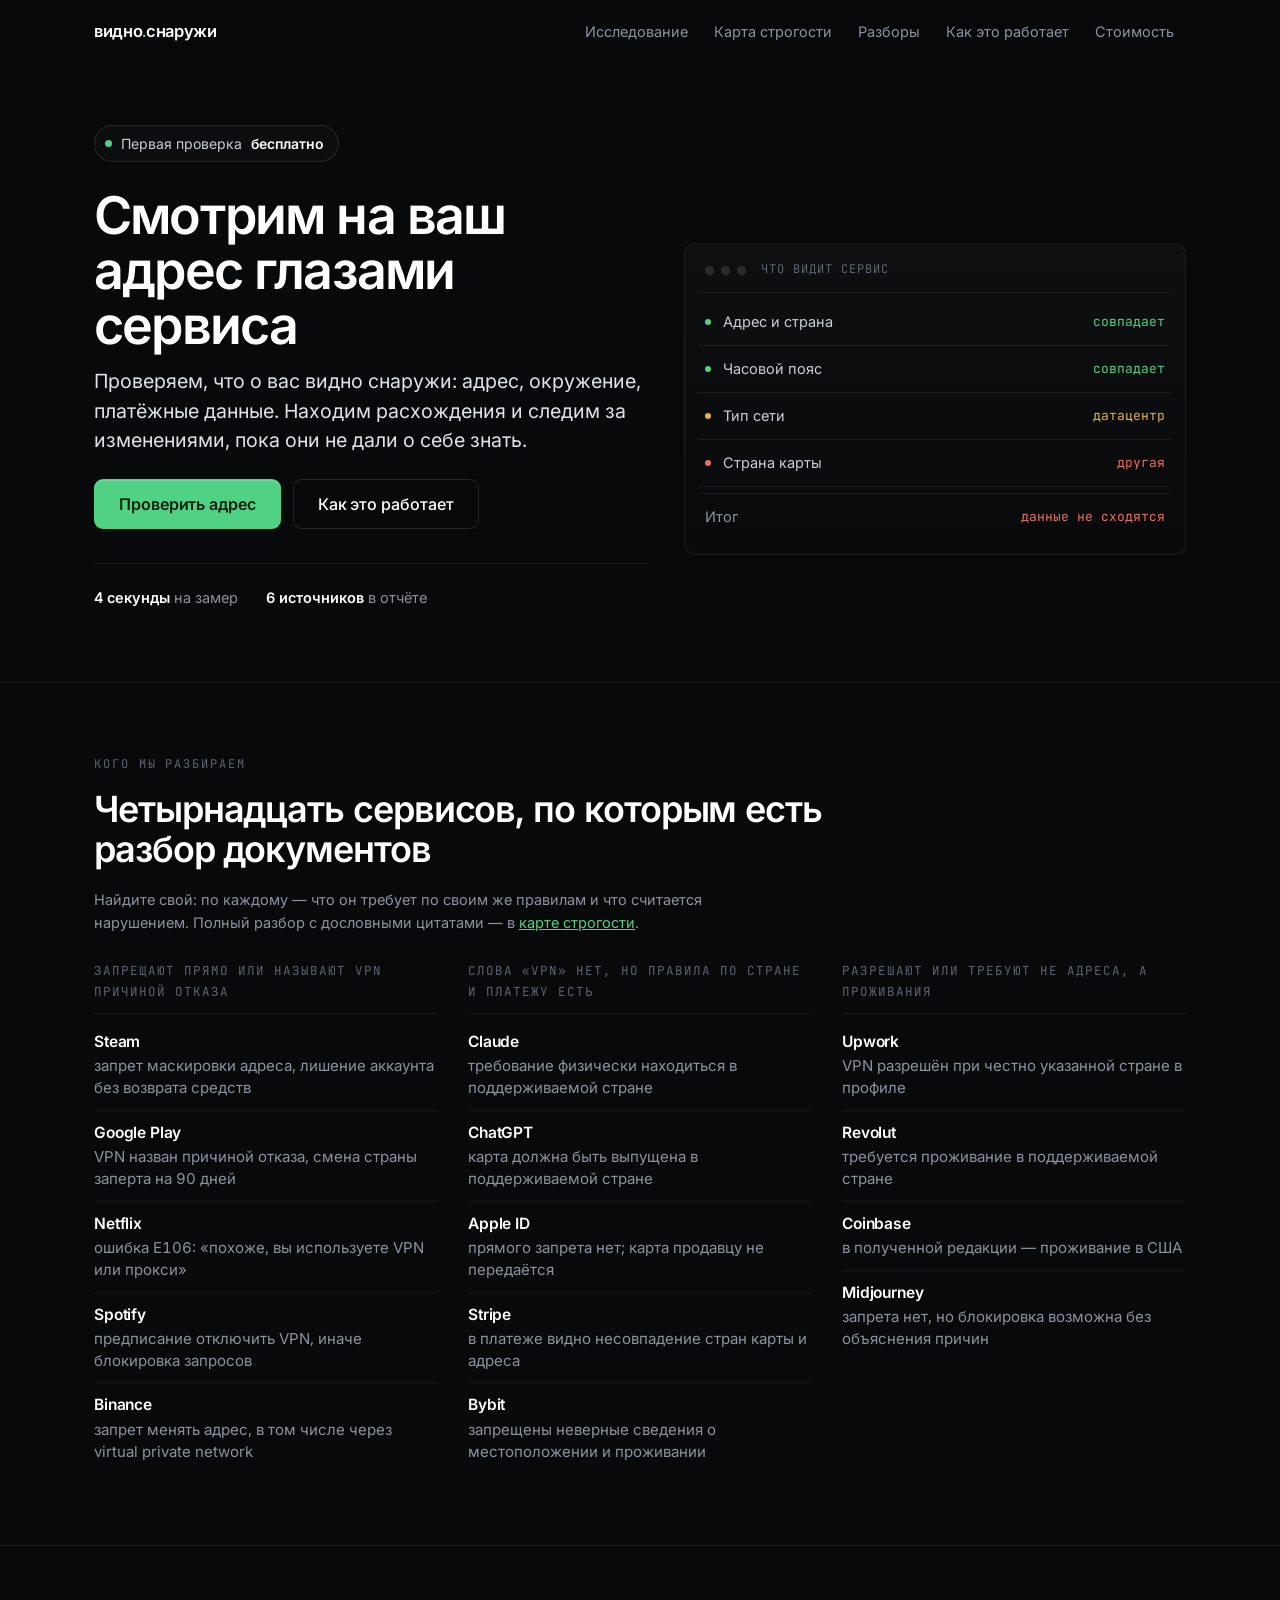
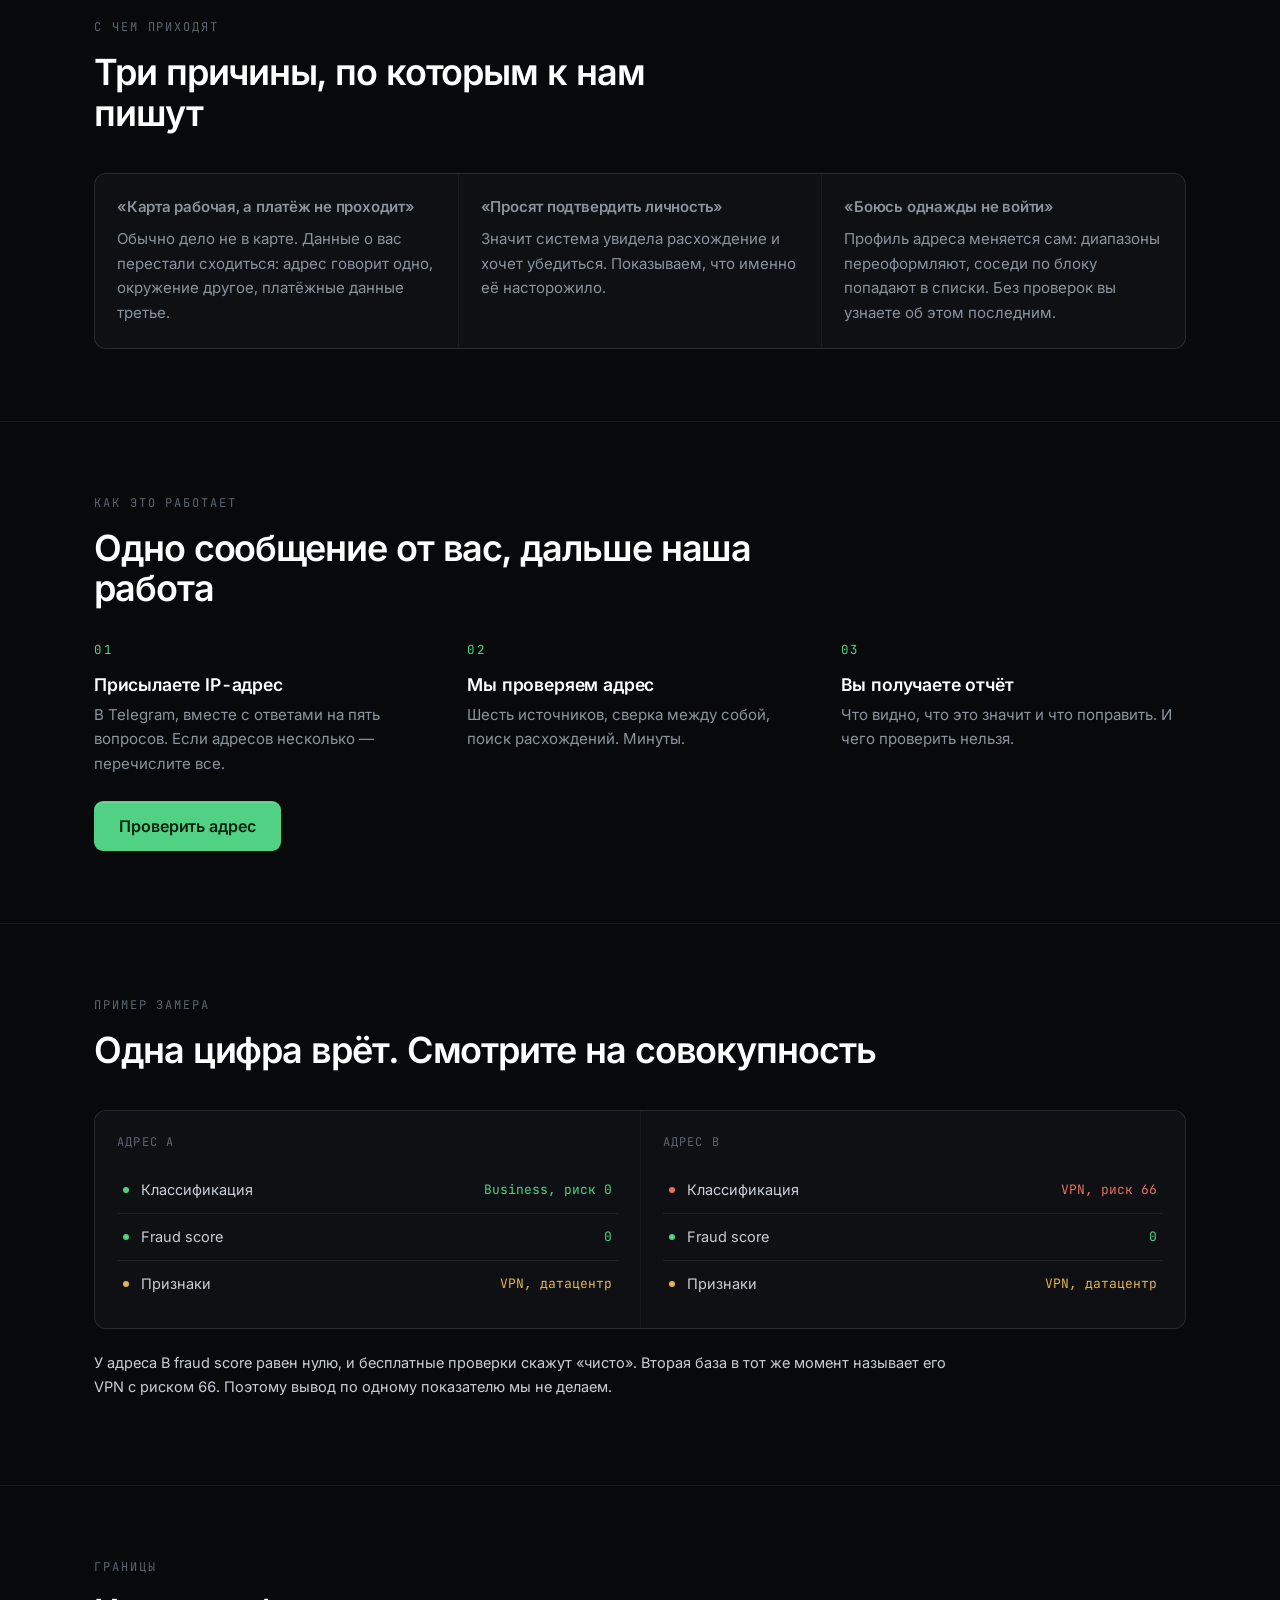
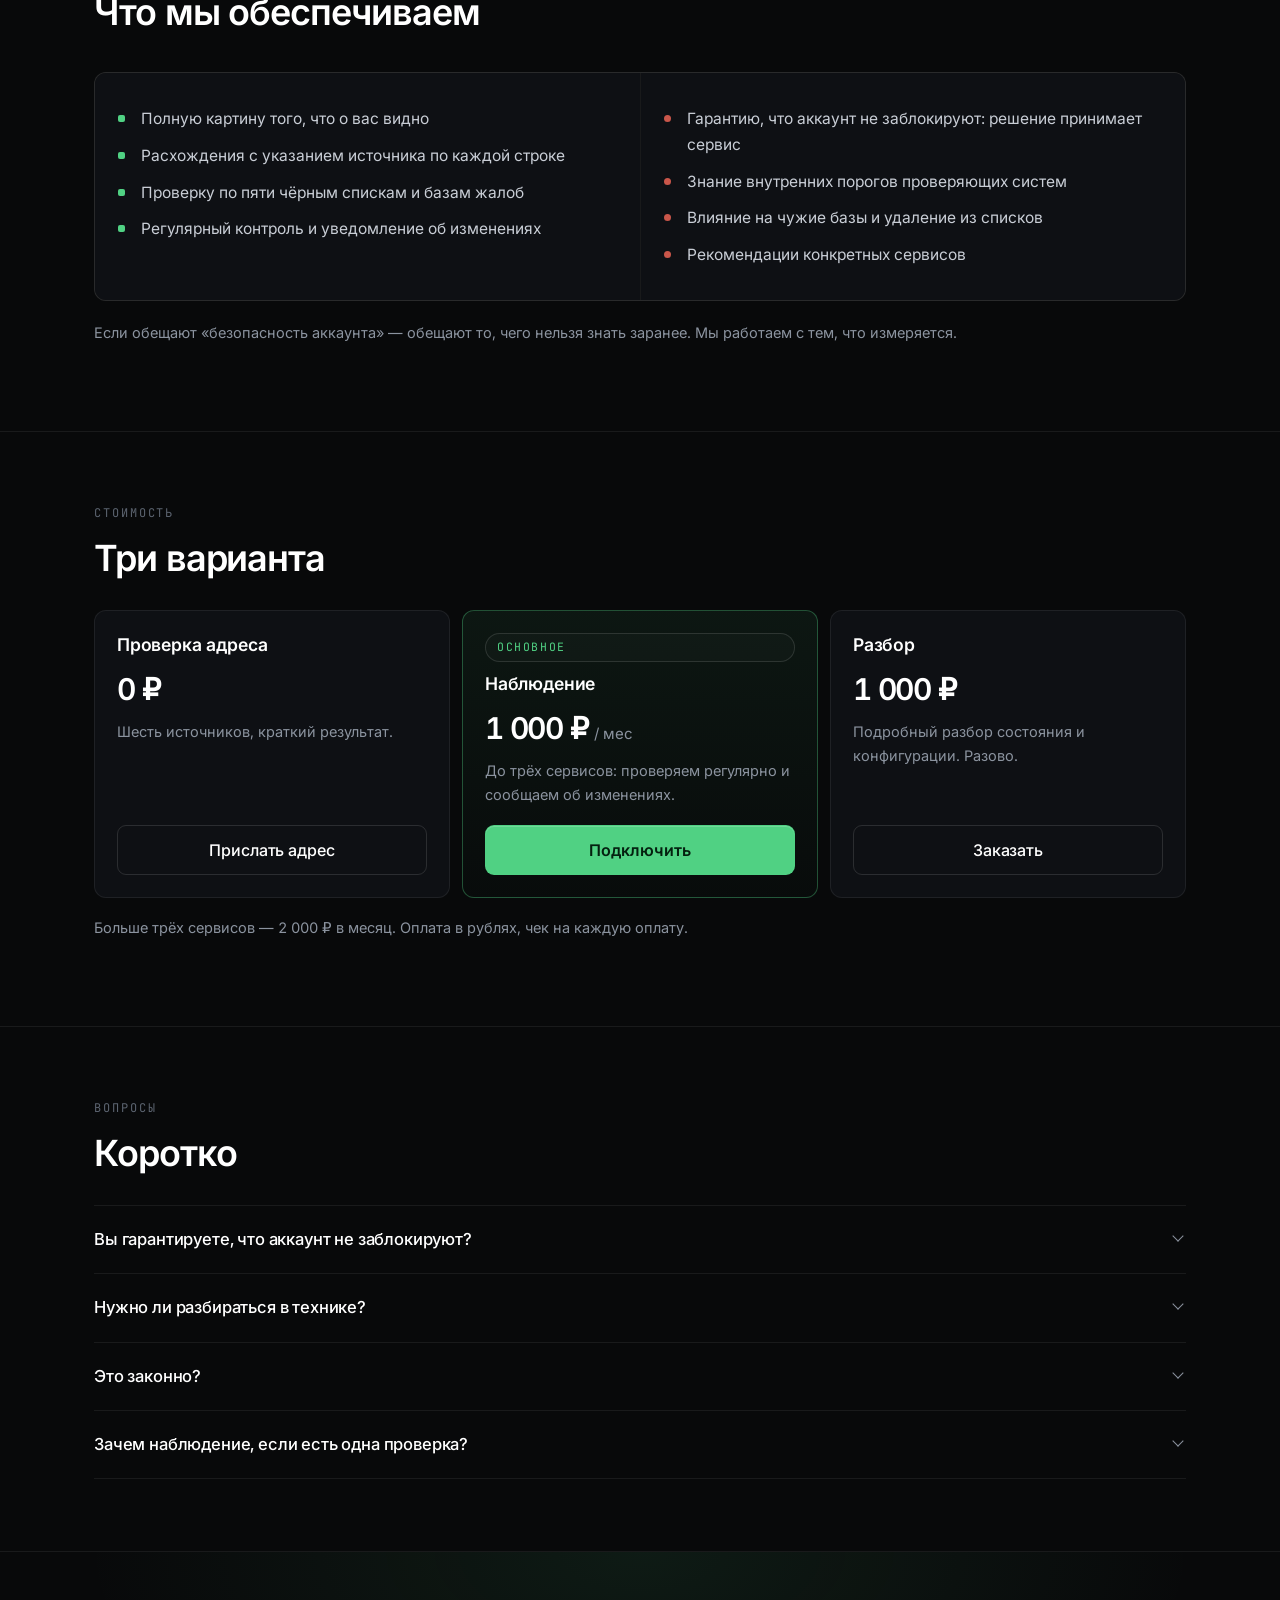
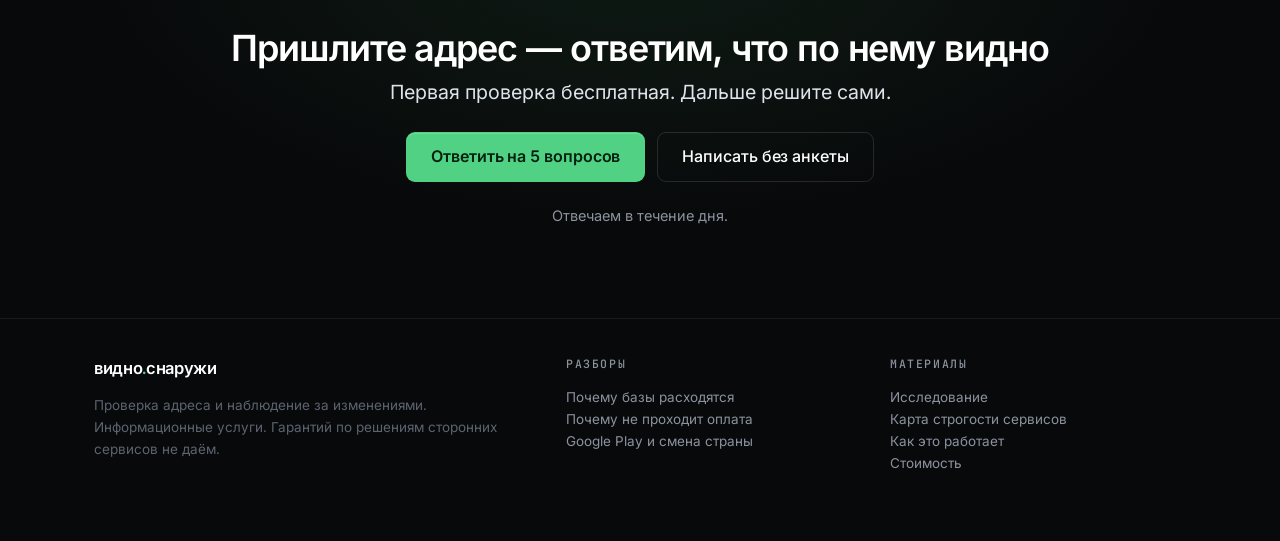
<file: index.html>
<!DOCTYPE html>
<html lang="ru">
<head>
<meta charset="utf-8">
<meta name="viewport" content="width=device-width, initial-scale=1">
<title>Видно снаружи — проверка адреса и наблюдение</title>
<meta name="description" content="Смотрим на ваш адрес глазами сервиса: адрес, окружение, платёжные данные. Находим расхождения и следим за изменениями. Первая проверка бесплатная.">
<meta property="og:title" content="Смотрим на ваш адрес глазами сервиса">
<meta property="og:description" content="Находим, почему платёж не проходит и что видно о вас снаружи. Первая проверка бесплатная.">
<meta property="og:type" content="website">
<meta name="theme-color" content="#08090a">
<link rel="icon" href="data:image/svg+xml,<svg xmlns='http://www.w3.org/2000/svg' viewBox='0 0 100 100'><rect width='100' height='100' rx='20' fill='%2308090a'/><circle cx='50' cy='50' r='24' fill='none' stroke='%2350d183' stroke-width='9'/><circle cx='50' cy='50' r='7' fill='%2350d183'/></svg>">
<link rel="stylesheet" href="shrifty/shrifty.css">
<link rel="stylesheet" href="stil-sayta.css">
</head>
<body>

<header id="hdr">
  <div class="wrap nav">
    <a class="mark" href="index.html">видно<i>.</i>снаружи</a>
    <nav class="navlinks">
      <a href="issledovanie.html">Исследование</a>
      <a href="karta-strogosti.html">Карта строгости</a>
      <a href="razbor-odin-ip-dve-pravdy.html">Разборы</a>
      <a href="#how">Как это работает</a>
      <a href="#offer">Стоимость</a>
    </nav>
    <button class="burger" id="burger" aria-label="Меню" aria-expanded="false" aria-controls="mobmenu"><svg viewBox="0 0 18 18" fill="none" stroke="currentColor" stroke-width="1.7" stroke-linecap="round" aria-hidden="true"><path class="l l1" d="M2 5h14"/><path class="l l2" d="M2 9h14"/><path class="l l3" d="M2 13h14"/></svg></button>
  </div>
  <nav class="mobmenu" id="mobmenu">
    <a href="issledovanie.html">Исследование</a>
    <a href="karta-strogosti.html">Карта строгости</a>
    <a href="razbor-odin-ip-dve-pravdy.html">Разборы</a>
    <a href="#how">Как это работает</a>
    <a href="#offer">Стоимость</a>
    <a href="#faq">Вопросы</a>
    <a class="btn" href="https://t.me/totallyaverage">Проверить адрес</a>
  </nav>
</header>

<section class="hero">
  <div class="wrap">
    <span class="pill"><span class="dot"></span>Первая проверка <b>бесплатно</b></span>
    <div class="cols">
      <div>
        <h1>Смотрим на ваш адрес глазами сервиса</h1>
        <p class="lead">Проверяем, что о вас видно снаружи: адрес, окружение, платёжные данные.
        Находим расхождения и следим за изменениями, пока они не дали о себе знать.</p>
        <div class="btnrow">
          <a class="btn" href="https://t.me/totallyaverage?text=%D0%A5%D0%BE%D1%87%D1%83%20%D0%BF%D1%80%D0%BE%D0%B2%D0%B5%D1%80%D0%B8%D1%82%D1%8C%20%D0%B0%D0%B4%D1%80%D0%B5%D1%81.%20%D0%9E%D1%82%D0%B2%D0%B5%D1%87%D0%B0%D1%8E%20%D0%BD%D0%B0%20%D0%BF%D1%8F%D1%82%D1%8C%20%D0%B2%D0%BE%D0%BF%D1%80%D0%BE%D1%81%D0%BE%D0%B2%3A%0A%0A1.%20%D0%A7%D1%82%D0%BE%20%D0%B7%D0%B0%20%D0%B0%D0%B4%D1%80%D0%B5%D1%81%20%D0%B8%20%D1%87%D0%B5%D0%B9%20%28%D0%B2%D0%B0%D1%88%20%D1%81%D0%B5%D1%80%D0%B2%D0%B5%D1%80%2C%20%D0%B4%D0%BE%D0%BC%D0%B0%D1%88%D0%BD%D0%B8%D0%B9%20%D0%B8%D0%BD%D1%82%D0%B5%D1%80%D0%BD%D0%B5%D1%82%2C%20%D0%B0%D0%B4%D1%80%D0%B5%D1%81%20%D1%81%D0%B5%D1%80%D0%B2%D0%B8%D1%81%D0%B0%29%3A%0A2.%20%D0%9A%D0%B0%D0%BA%D0%B8%D0%B5%20%D1%81%D0%B5%D1%80%D0%B2%D0%B8%D1%81%D1%8B%20%D0%B8%20%D0%B0%D0%BA%D0%BA%D0%B0%D1%83%D0%BD%D1%82%D1%8B%20%D0%B2%D0%B0%D0%B6%D0%BD%D1%8B%3A%0A3.%20%D0%A7%D1%82%D0%BE%20%D0%BD%D0%B5%20%D1%80%D0%B0%D0%B1%D0%BE%D1%82%D0%B0%D0%B5%D1%82%20%28%D0%BE%D0%BF%D0%BB%D0%B0%D1%82%D0%B0%2C%20%D0%BF%D1%80%D0%BE%D0%B2%D0%B5%D1%80%D0%BA%D0%B0%20%D0%BB%D0%B8%D1%87%D0%BD%D0%BE%D1%81%D1%82%D0%B8%2C%20%D0%BE%D0%B3%D1%80%D0%B0%D0%BD%D0%B8%D1%87%D0%B5%D0%BD%D0%B8%D1%8F%2C%20%D0%B1%D0%BB%D0%BE%D0%BA%D0%B8%D1%80%D0%BE%D0%B2%D0%BA%D0%B0%29%3A%0A4.%20%D0%A7%D1%82%D0%BE%20%D0%BC%D0%B5%D0%BD%D1%8F%D0%BB%D0%BE%D1%81%D1%8C%20%D0%B7%D0%B0%20%D0%BC%D0%B5%D1%81%D1%8F%D1%86%20%28%D0%B0%D0%B4%D1%80%D0%B5%D1%81%2C%20%D0%BA%D0%B0%D1%80%D1%82%D0%B0%2C%20%D0%BE%D0%BF%D0%BB%D0%B0%D1%82%D0%B0%2C%20%D1%83%D1%81%D1%82%D1%80%D0%BE%D0%B9%D1%81%D1%82%D0%B2%D0%BE%29%3A%0A5.%20%D0%A7%D1%82%D0%BE%20%D1%85%D0%BE%D1%87%D1%83%20%D0%BF%D0%BE%D0%BB%D1%83%D1%87%D0%B8%D1%82%D1%8C%20%28%D0%BA%D0%B0%D1%80%D1%82%D0%B8%D0%BD%D0%B0%2C%20%D0%BF%D0%BB%D0%B0%D0%BD%2C%20%D0%BD%D0%B0%D0%B1%D0%BB%D1%8E%D0%B4%D0%B5%D0%BD%D0%B8%D0%B5%29%3A">Проверить адрес</a>
          <a class="btn ghost" href="#how">Как это работает</a>
        </div>
        <div class="metrics">
          <span><b>4 секунды</b> на замер</span>
          <span><b>6 источников</b> в отчёте</span>
          
        </div>
      </div>
      <div class="panel rv">
        <div class="top"><i></i><i></i><i></i><span>ЧТО ВИДИТ СЕРВИС</span></div>
        <div class="r"><span class="st ok"></span><span class="k">Адрес и страна</span><span class="v ok">совпадает</span></div>
        <div class="r"><span class="st ok"></span><span class="k">Часовой пояс</span><span class="v ok">совпадает</span></div>
        <div class="r"><span class="st w"></span><span class="k">Тип сети</span><span class="v w">датацентр</span></div>
        <div class="r"><span class="st no"></span><span class="k">Страна карты</span><span class="v no">другая</span></div>
        <div class="r" style="border-top:1px solid var(--line);margin-top:6px">
          <span class="k" style="color:var(--dim)">Итог</span><span class="v no">данные не сходятся</span></div>
      </div>
    </div>
  </div>
</section>

<section id="pain">
  <div class="wrap">
    <p class="label rv">кого мы разбираем</p>
    <h2 class="rv" style="max-width:22em">Четырнадцать сервисов, по которым есть разбор документов</h2>
    <p class="servisy-cap rv">Найдите свой: по каждому — что он требует по своим же правилам
    и что считается нарушением. Полный разбор с дословными цитатами — в
    <a href="karta-strogosti.html">карте строгости</a>.</p>
    <div class="servisy rv">
      <div class="servisy-col">
        <p class="servisy-h">Запрещают прямо или называют VPN причиной отказа</p>
        <ul class="servisy-list">
          <li><b>Steam</b><span>запрет маскировки адреса, лишение аккаунта без возврата средств</span></li>
          <li><b>Google Play</b><span>VPN назван причиной отказа, смена страны заперта на 90 дней</span></li>
          <li><b>Netflix</b><span>ошибка E106: «похоже, вы используете VPN или прокси»</span></li>
          <li><b>Spotify</b><span>предписание отключить VPN, иначе блокировка запросов</span></li>
          <li><b>Binance</b><span>запрет менять адрес, в том числе через virtual private network</span></li>
        </ul>
      </div>
      <div class="servisy-col">
        <p class="servisy-h">Слова «VPN» нет, но правила по стране и платежу есть</p>
        <ul class="servisy-list">
          <li><b>Claude</b><span>требование физически находиться в поддерживаемой стране</span></li>
          <li><b>ChatGPT</b><span>карта должна быть выпущена в поддерживаемой стране</span></li>
          <li><b>Apple ID</b><span>прямого запрета нет; карта продавцу не передаётся</span></li>
          <li><b>Stripe</b><span>в платеже видно несовпадение стран карты и адреса</span></li>
          <li><b>Bybit</b><span>запрещены неверные сведения о местоположении и проживании</span></li>
        </ul>
      </div>
      <div class="servisy-col">
        <p class="servisy-h">Разрешают или требуют не адреса, а проживания</p>
        <ul class="servisy-list">
          <li><b>Upwork</b><span>VPN разрешён при честно указанной стране в профиле</span></li>
          <li><b>Revolut</b><span>требуется проживание в поддерживаемой стране</span></li>
          <li><b>Coinbase</b><span>в полученной редакции — проживание в США</span></li>
          <li><b>Midjourney</b><span>запрета нет, но блокировка возможна без объяснения причин</span></li>
        </ul>
      </div>
    </div>
  </div>
</section>

<section id="pain2">
  <div class="wrap">
    <p class="label rv">с чем приходят</p>
    <h2 class="rv" style="max-width:16em">Три причины, по которым к нам пишут</h2>
    <div class="g3 rv" style="margin-top:40px">
      <div class="cell">
        <p class="q">«Карта рабочая, а платёж не проходит»</p>
        <p>Обычно дело не в карте. Данные о вас перестали сходиться: адрес говорит одно, окружение
        другое, платёжные данные третье.</p>
      </div>
      <div class="cell">
        <p class="q">«Просят подтвердить личность»</p>
        <p>Значит система увидела расхождение и хочет убедиться. Показываем, что именно её насторожило.</p>
      </div>
      <div class="cell">
        <p class="q">«Боюсь однажды не войти»</p>
        <p>Профиль адреса меняется сам: диапазоны переоформляют, соседи по блоку попадают в списки.
        Без проверок вы узнаете об этом последним.</p>
      </div>
    </div>
  </div>
</section>

<section id="how">
  <div class="wrap">
    <p class="label rv">как это работает</p>
    <h2 class="rv" style="max-width:20em">Одно сообщение от вас, дальше наша работа</h2>
    <div class="steps">
      <div class="step rv"><span class="n">01</span>
        <h3>Присылаете IP-адрес</h3>
        <p>В Telegram, вместе с ответами на пять вопросов. Если адресов несколько — перечислите все.</p></div>
      <div class="step rv"><span class="n">02</span>
        <h3>Мы проверяем адрес</h3>
        <p>Шесть источников, сверка между собой, поиск расхождений. Минуты.</p></div>
      <div class="step rv"><span class="n">03</span>
        <h3>Вы получаете отчёт</h3>
        <p>Что видно, что это значит и что поправить. И чего проверить нельзя.</p></div>
    </div>
    <div class="btnrow rv"><a class="btn" href="https://t.me/totallyaverage">Проверить адрес</a></div>
  </div>
</section>

<section id="proof">
  <div class="wrap">
    <p class="label rv">пример замера</p>
    <h2 class="rv" style="max-width:24em">Одна цифра врёт. Смотрите на совокупность</h2>
    <div class="g2 rv" style="margin-top:40px">
      <div class="cell">
        <span class="n">АДРЕС A</span>
        <div class="r"><span class="st ok"></span><span class="k">Классификация</span><span class="v ok">Business, риск 0</span></div>
        <div class="r"><span class="st ok"></span><span class="k">Fraud score</span><span class="v ok">0</span></div>
        <div class="r"><span class="st w"></span><span class="k">Признаки</span><span class="v w">VPN, датацентр</span></div>
      </div>
      <div class="cell">
        <span class="n">АДРЕС B</span>
        <div class="r"><span class="st no"></span><span class="k">Классификация</span><span class="v no">VPN, риск 66</span></div>
        <div class="r"><span class="st ok"></span><span class="k">Fraud score</span><span class="v ok">0</span></div>
        <div class="r"><span class="st w"></span><span class="k">Признаки</span><span class="v w">VPN, датацентр</span></div>
      </div>
    </div>
    <p class="rv small" style="margin-top:22px;max-width:60em">У адреса B fraud score равен нулю,
    и бесплатные проверки скажут «чисто». Вторая база в тот же момент называет его VPN с риском 66.
    Поэтому вывод по одному показателю мы не делаем.</p>
  </div>
</section>

<section id="limits">
  <div class="wrap">
    <p class="label rv">границы</p>
    <h2 class="rv">Что мы обеспечиваем</h2>
    <div class="g2 rv" style="margin-top:40px">
      <div class="cell">
        <ul class="plain" style="margin:0">
          <li>Полную картину того, что о вас видно</li>
          <li>Расхождения с указанием источника по каждой строке</li>
          <li>Проверку по пяти чёрным спискам и базам жалоб</li>
          <li>Регулярный контроль и уведомление об изменениях</li>
        </ul>
      </div>
      <div class="cell">
        <ul class="plain x" style="margin:0">
          <li>Гарантию, что аккаунт не заблокируют: решение принимает сервис</li>
          <li>Знание внутренних порогов проверяющих систем</li>
          <li>Влияние на чужие базы и удаление из списков</li>
          <li>Рекомендации конкретных сервисов</li>
        </ul>
      </div>
    </div>
    <p class="small dim rv" style="margin-top:20px">Если обещают «безопасность аккаунта» — обещают
    то, чего нельзя знать заранее. Мы работаем с тем, что измеряется.</p>
  </div>
</section>

<section id="offer">
  <div class="wrap">
    <p class="label rv">стоимость</p>
    <h2 class="rv">Три варианта</h2>
    <div class="offers rv">
      <div class="offer">
        <h3>Проверка адреса</h3>
        <div class="sum">0 ₽</div>
        <p>Шесть источников, краткий результат.</p>
        <a class="btn ghost w" href="https://t.me/totallyaverage">Прислать адрес</a>
      </div>
      <div class="offer main">
        <span class="tag">основное</span>
        <h3>Наблюдение</h3>
        <div class="sum">1 000 ₽ <small>/ мес</small></div>
        <p>До трёх сервисов: проверяем регулярно и сообщаем об изменениях.</p>
        <a class="btn w" href="https://t.me/totallyaverage">Подключить</a>
      </div>
      <div class="offer">
        <h3>Разбор</h3>
        <div class="sum">1 000 ₽</div>
        <p>Подробный разбор состояния и конфигурации. Разово.</p>
        <a class="btn ghost w" href="https://t.me/totallyaverage">Заказать</a>
      </div>
    </div>
    <p class="small dim rv" style="margin-top:18px">Больше трёх сервисов — 2 000 ₽ в месяц.
    Оплата в рублях, чек на каждую оплату.</p>
  </div>
</section>

<section id="faq">
  <div class="wrap">
    <p class="label rv">вопросы</p>
    <h2 class="rv" style="margin-bottom:32px">Коротко</h2>
    <div class="rv">
      <details><summary>Вы гарантируете, что аккаунт не заблокируют?</summary>
        <div class="a">Нет, и таких гарантий не даёт никто: решение принимает сервис, а его пороги
        не публикуются. Мы показываем, что о вас видно, и отдельно перечисляем, чего проверить нельзя.</div></details>
      <details><summary>Нужно ли разбираться в технике?</summary>
        <div class="a">Нет. Вы присылаете адрес, мы отвечаем человеческим языком. Если что-то осталось
        непонятным, переспросите: объясним иначе.</div></details>
      <details><summary>Это законно?</summary>
        <div class="a">Да. Мы оказываем информационные услуги: измеряем и объясняем. Не предоставляем
        доступ к ресурсам, не передаём трафик и не продаём оборудование. Работаем как самозанятый,
        на каждую оплату выдаём чек.</div></details>
      <details><summary>Зачем наблюдение, если есть одна проверка?</summary>
        <div class="a">Профиль адреса меняется сам: диапазоны переоформляют, соседи по блоку попадают
        в списки, меняется имя сети. Одна проверка фиксирует состояние на дату, наблюдение ловит изменения.</div></details>
    </div>
  </div>
</section>

<section class="final" id="zayavka">
  <div class="wrap">
    <h2>Пришлите адрес — ответим, что по нему видно</h2>
    <p class="lead">Первая проверка бесплатная. Дальше решите сами.</p>
    <div class="btnrow" style="justify-content:center">
      <a class="btn" href="https://t.me/totallyaverage?text=%D0%A5%D0%BE%D1%87%D1%83%20%D0%BF%D1%80%D0%BE%D0%B2%D0%B5%D1%80%D0%B8%D1%82%D1%8C%20%D0%B0%D0%B4%D1%80%D0%B5%D1%81.%20%D0%9E%D1%82%D0%B2%D0%B5%D1%87%D0%B0%D1%8E%20%D0%BD%D0%B0%20%D0%BF%D1%8F%D1%82%D1%8C%20%D0%B2%D0%BE%D0%BF%D1%80%D0%BE%D1%81%D0%BE%D0%B2%3A%0A%0A1.%20%D0%A7%D1%82%D0%BE%20%D0%B7%D0%B0%20%D0%B0%D0%B4%D1%80%D0%B5%D1%81%20%D0%B8%20%D1%87%D0%B5%D0%B9%20%28%D0%B2%D0%B0%D1%88%20%D1%81%D0%B5%D1%80%D0%B2%D0%B5%D1%80%2C%20%D0%B4%D0%BE%D0%BC%D0%B0%D1%88%D0%BD%D0%B8%D0%B9%20%D0%B8%D0%BD%D1%82%D0%B5%D1%80%D0%BD%D0%B5%D1%82%2C%20%D0%B0%D0%B4%D1%80%D0%B5%D1%81%20%D1%81%D0%B5%D1%80%D0%B2%D0%B8%D1%81%D0%B0%29%3A%0A2.%20%D0%9A%D0%B0%D0%BA%D0%B8%D0%B5%20%D1%81%D0%B5%D1%80%D0%B2%D0%B8%D1%81%D1%8B%20%D0%B8%20%D0%B0%D0%BA%D0%BA%D0%B0%D1%83%D0%BD%D1%82%D1%8B%20%D0%B2%D0%B0%D0%B6%D0%BD%D1%8B%3A%0A3.%20%D0%A7%D1%82%D0%BE%20%D0%BD%D0%B5%20%D1%80%D0%B0%D0%B1%D0%BE%D1%82%D0%B0%D0%B5%D1%82%20%28%D0%BE%D0%BF%D0%BB%D0%B0%D1%82%D0%B0%2C%20%D0%BF%D1%80%D0%BE%D0%B2%D0%B5%D1%80%D0%BA%D0%B0%20%D0%BB%D0%B8%D1%87%D0%BD%D0%BE%D1%81%D1%82%D0%B8%2C%20%D0%BE%D0%B3%D1%80%D0%B0%D0%BD%D0%B8%D1%87%D0%B5%D0%BD%D0%B8%D1%8F%2C%20%D0%B1%D0%BB%D0%BE%D0%BA%D0%B8%D1%80%D0%BE%D0%B2%D0%BA%D0%B0%29%3A%0A4.%20%D0%A7%D1%82%D0%BE%20%D0%BC%D0%B5%D0%BD%D1%8F%D0%BB%D0%BE%D1%81%D1%8C%20%D0%B7%D0%B0%20%D0%BC%D0%B5%D1%81%D1%8F%D1%86%20%28%D0%B0%D0%B4%D1%80%D0%B5%D1%81%2C%20%D0%BA%D0%B0%D1%80%D1%82%D0%B0%2C%20%D0%BE%D0%BF%D0%BB%D0%B0%D1%82%D0%B0%2C%20%D1%83%D1%81%D1%82%D1%80%D0%BE%D0%B9%D1%81%D1%82%D0%B2%D0%BE%29%3A%0A5.%20%D0%A7%D1%82%D0%BE%20%D1%85%D0%BE%D1%87%D1%83%20%D0%BF%D0%BE%D0%BB%D1%83%D1%87%D0%B8%D1%82%D1%8C%20%28%D0%BA%D0%B0%D1%80%D1%82%D0%B8%D0%BD%D0%B0%2C%20%D0%BF%D0%BB%D0%B0%D0%BD%2C%20%D0%BD%D0%B0%D0%B1%D0%BB%D1%8E%D0%B4%D0%B5%D0%BD%D0%B8%D0%B5%29%3A">Ответить на 5 вопросов</a>
      <a class="btn ghost" href="https://t.me/totallyaverage">Написать без анкеты</a>
    </div>
    <p class="small dim" style="margin-top:22px">Отвечаем в течение дня.</p>
  </div>
</section>

<footer>
  <div class="wrap cols">
    <div>
      <span class="mark">видно<i>.</i>снаружи</span>
      <p style="margin-top:12px">Проверка адреса и наблюдение за изменениями. Информационные услуги.
      Гарантий по решениям сторонних сервисов не даём.</p>
    </div>
    <div>
      <h4>Разборы</h4>
      <p><a href="razbor-odin-ip-dve-pravdy.html">Почему базы расходятся</a><br>
      <a href="razbor-pochemu-ne-prohodit-oplata.html">Почему не проходит оплата</a><br>
      <a href="razbor-google-play-strana.html">Google Play и смена страны</a></p>
    </div>
    <div>
      <h4>Материалы</h4>
      <p><a href="issledovanie.html">Исследование</a><br>
      <a href="karta-strogosti.html">Карта строгости сервисов</a><br>
      <a href="index.html#how">Как это работает</a><br>
      <a href="index.html#offer">Стоимость</a></p>
    </div>
  </div>
</footer>

<script>
(function(){
  var io = new IntersectionObserver(function(es){
    es.forEach(function(e){ if(e.isIntersecting){ e.target.classList.add('in'); io.unobserve(e.target); } });
  }, {rootMargin:'0px 0px -5% 0px', threshold:.05});
  document.querySelectorAll('.rv').forEach(function(el,i){
    el.style.transitionDelay = (Math.min(i,5)*35)+'ms'; io.observe(el);
  });
})();
(function(){
  var h = document.getElementById('hdr');
  var f = function(){ h.classList.toggle('on', window.scrollY > 6); };
  f(); window.addEventListener('scroll', f, {passive:true});
})();
(function(){
  var b = document.getElementById('burger'), m = document.getElementById('mobmenu');
  if(!b || !m) return;
  b.addEventListener('click', function(){
    var open = m.classList.toggle('on');
    b.setAttribute('aria-expanded', open ? 'true' : 'false');
  });
  m.querySelectorAll('a').forEach(function(a){
    a.addEventListener('click', function(){
      m.classList.remove('on'); b.setAttribute('aria-expanded','false');
    });
  });
  document.addEventListener('keydown', function(e){
    if(e.key === 'Escape' && m.classList.contains('on')){
      m.classList.remove('on'); b.setAttribute('aria-expanded','false'); b.focus();
    }
  });
})();
</script>

<script type="application/ld+json">
{
 "@context":"https://schema.org",
 "@type":"ProfessionalService",
 "name":"Видно снаружи: проверка адреса и наблюдение",
 "description":"Проверка IP-адреса по открытым источникам и наблюдение за изменениями. Показываем, что о вас знают сервисы, и отдельно перечисляем, чего проверить нельзя.",
 "areaServed":"RU","availableLanguage":"ru",
 "serviceType":["проверка IP-адреса","наблюдение за репутацией адреса","разбор конфигурации"],
 "hasOfferCatalog":{"@type":"OfferCatalog","name":"Услуги","itemListElement":[
   {"@type":"Offer","name":"Проверка одного адреса","price":"0","priceCurrency":"RUB"},
   {"@type":"Offer","name":"Разбор адреса и конфигурации","price":"1000","priceCurrency":"RUB"},
   {"@type":"Offer","name":"Наблюдение, до трёх сервисов, месяц","price":"1000","priceCurrency":"RUB"},
   {"@type":"Offer","name":"Наблюдение, до десяти сервисов, месяц","price":"2000","priceCurrency":"RUB"}]},
 "knowsAbout":["проверка IP-адреса","репутация адреса","признаки прокси и VPN","чёрные списки"]
}
</script>
</body>
</html>
</file>
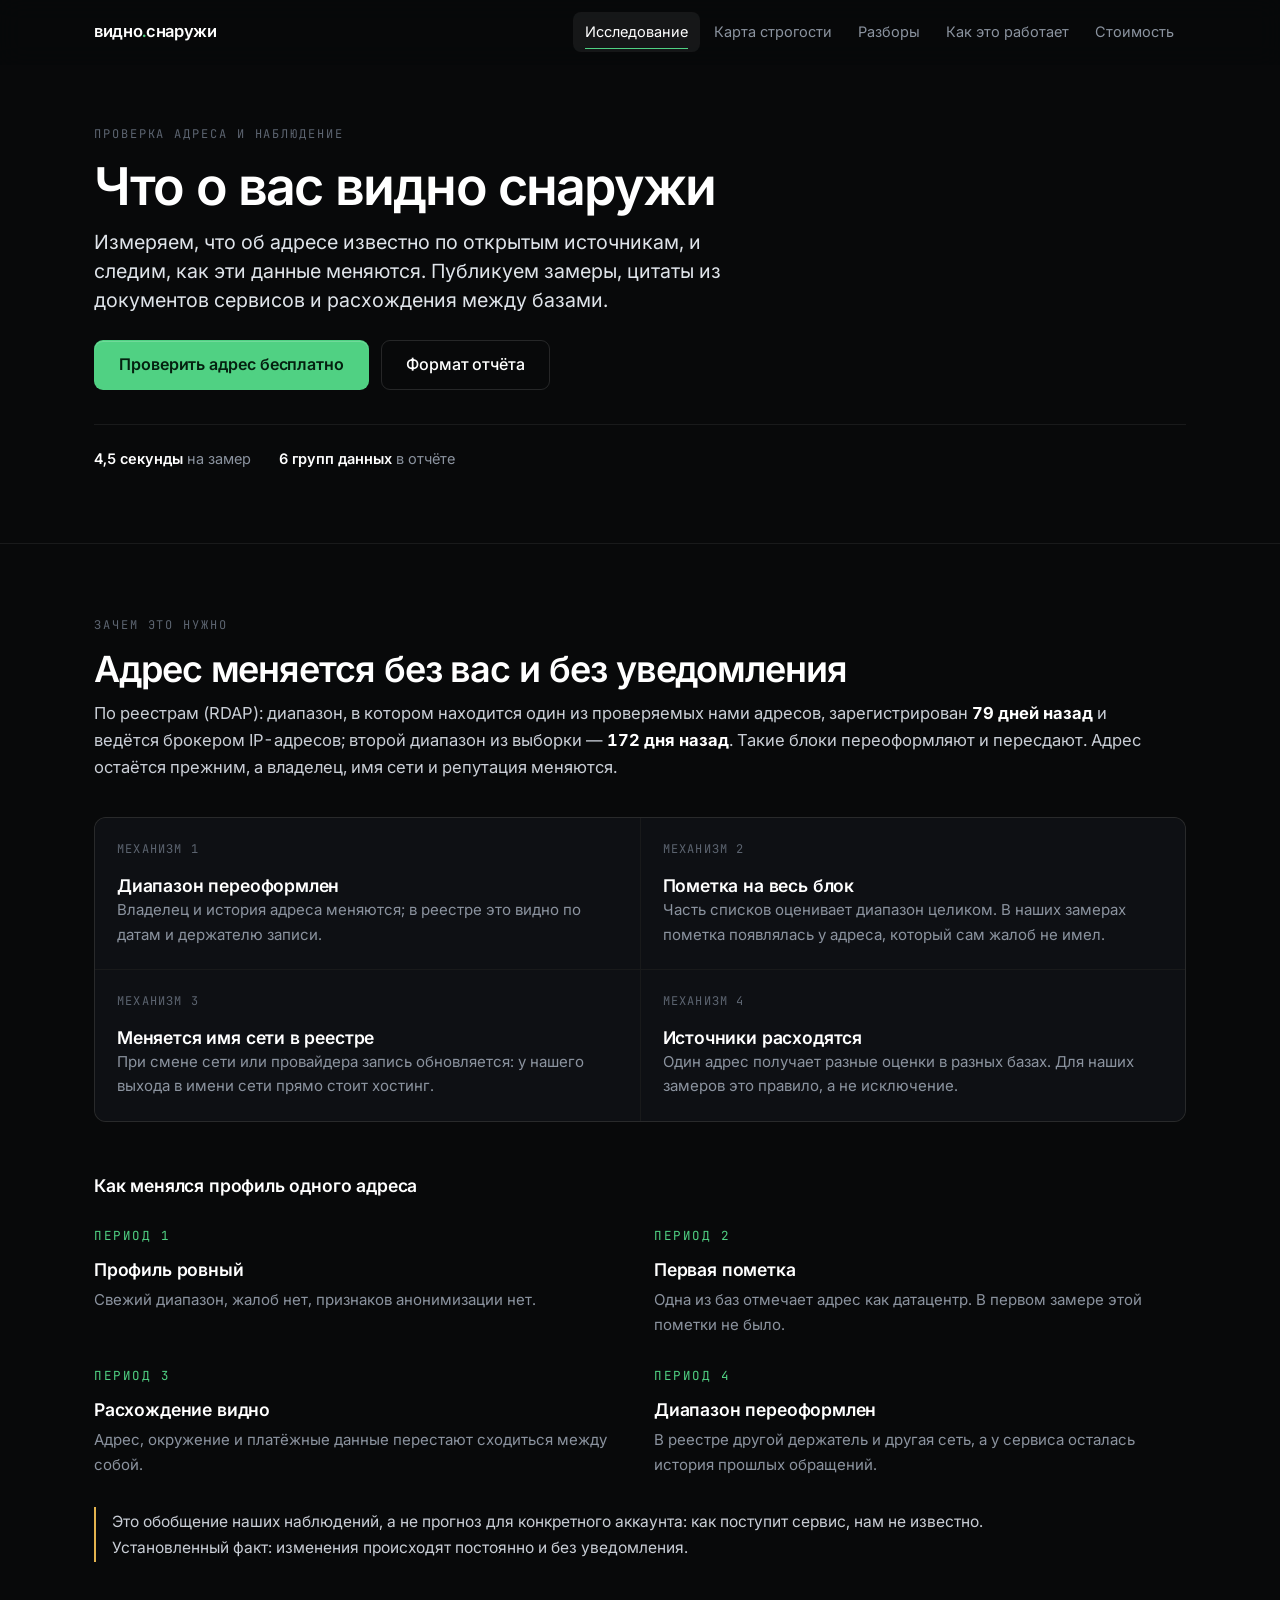
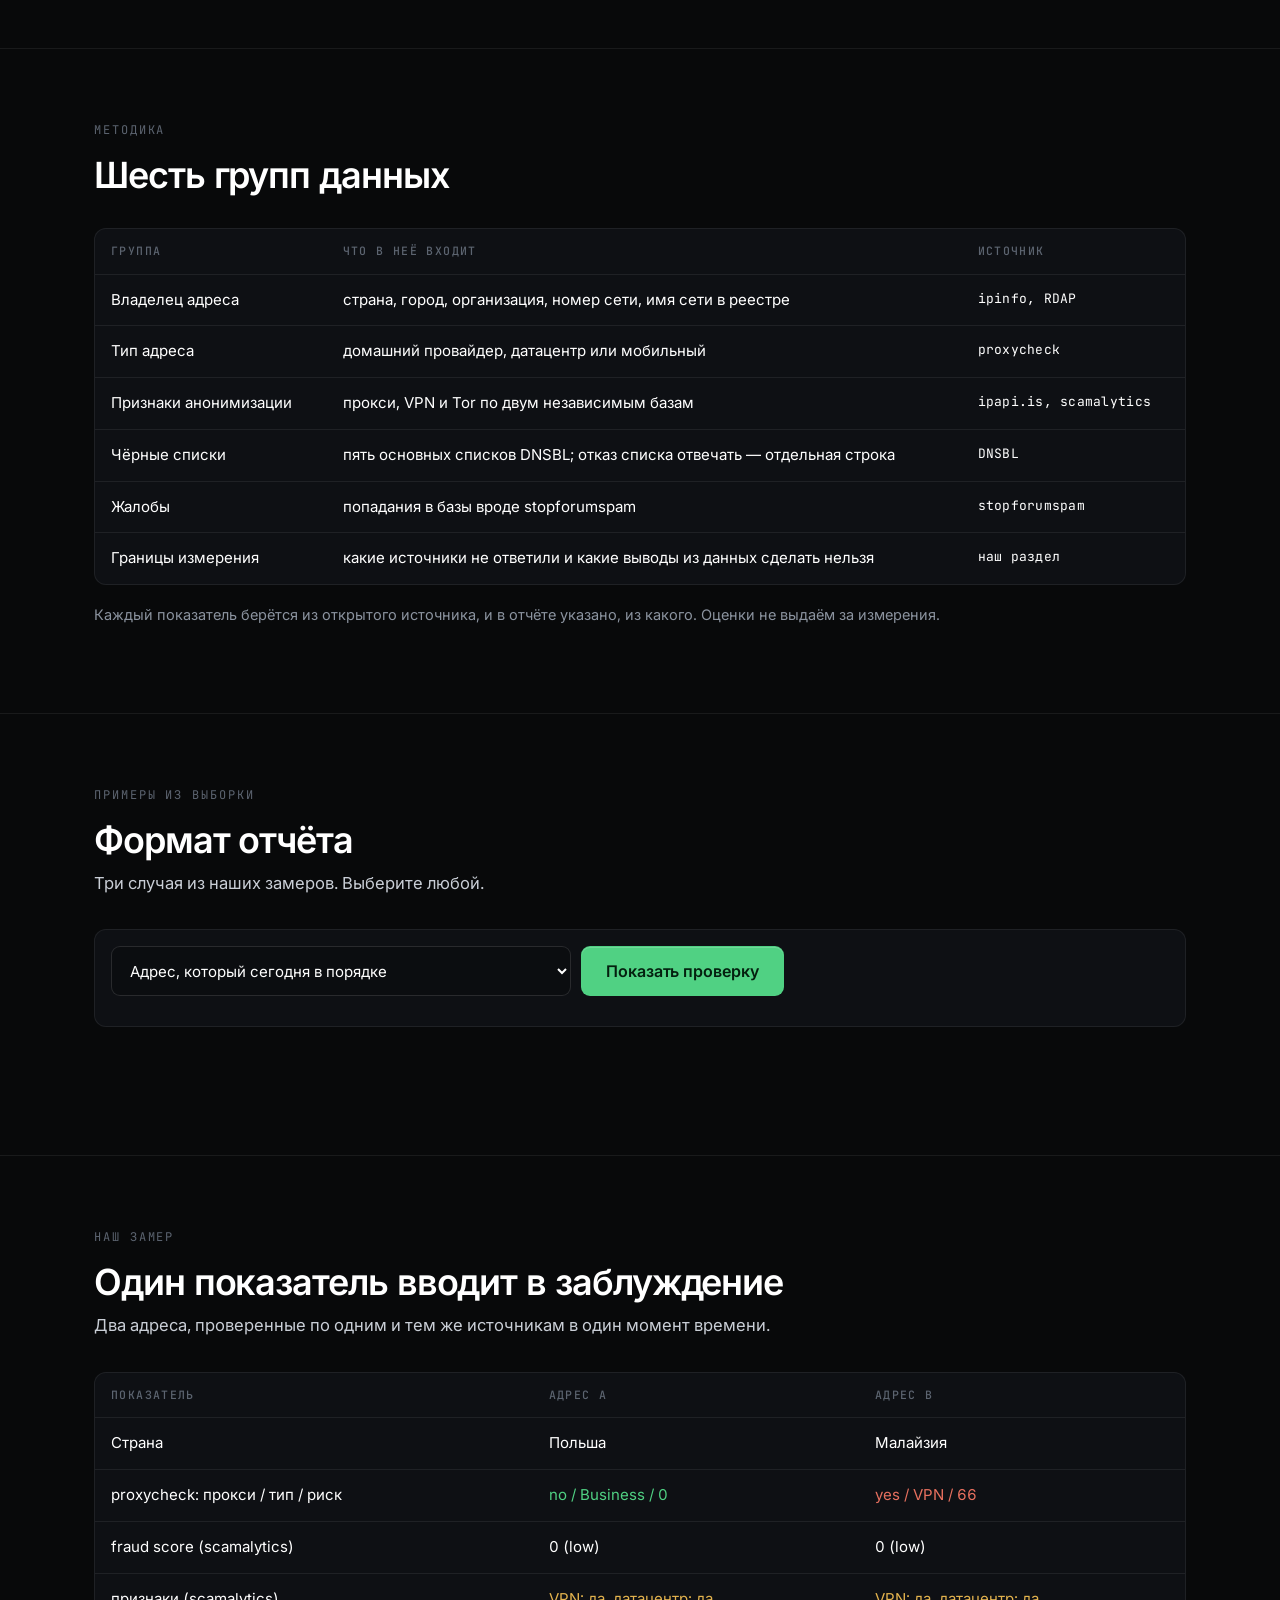
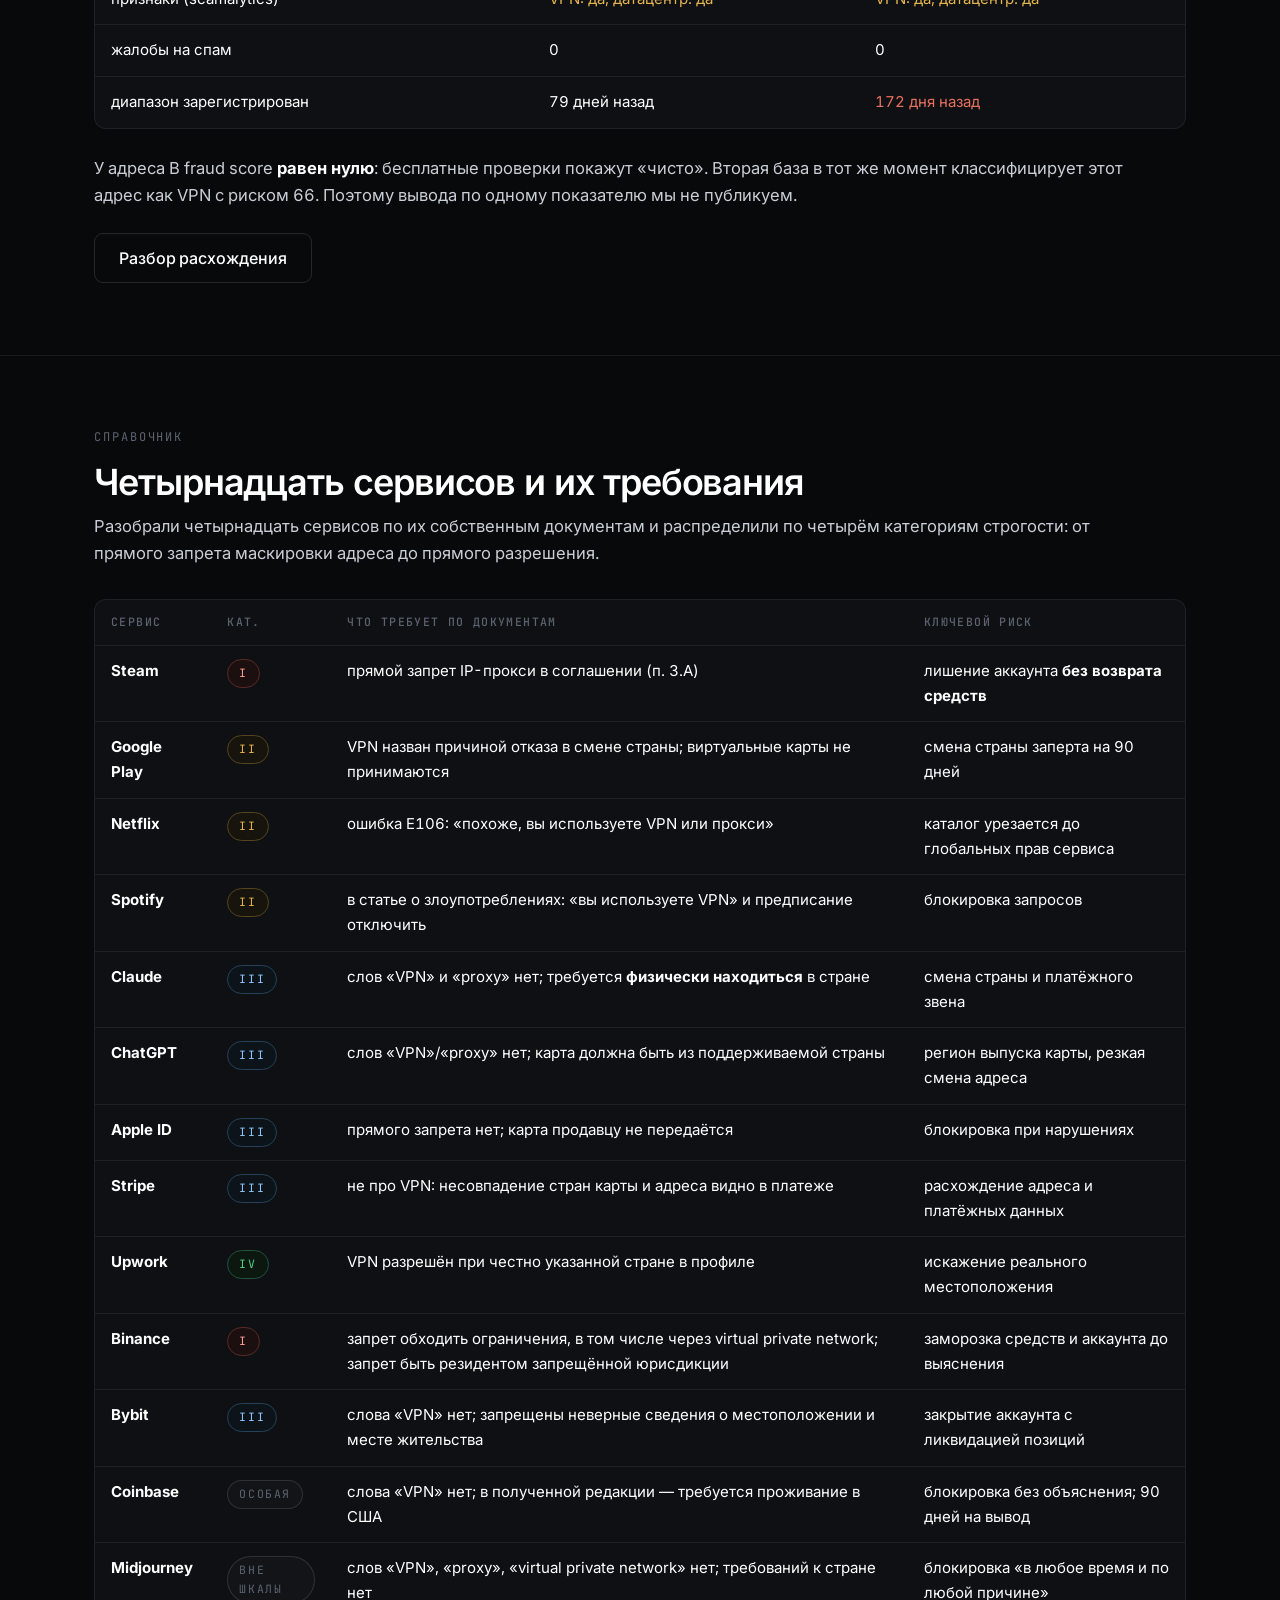
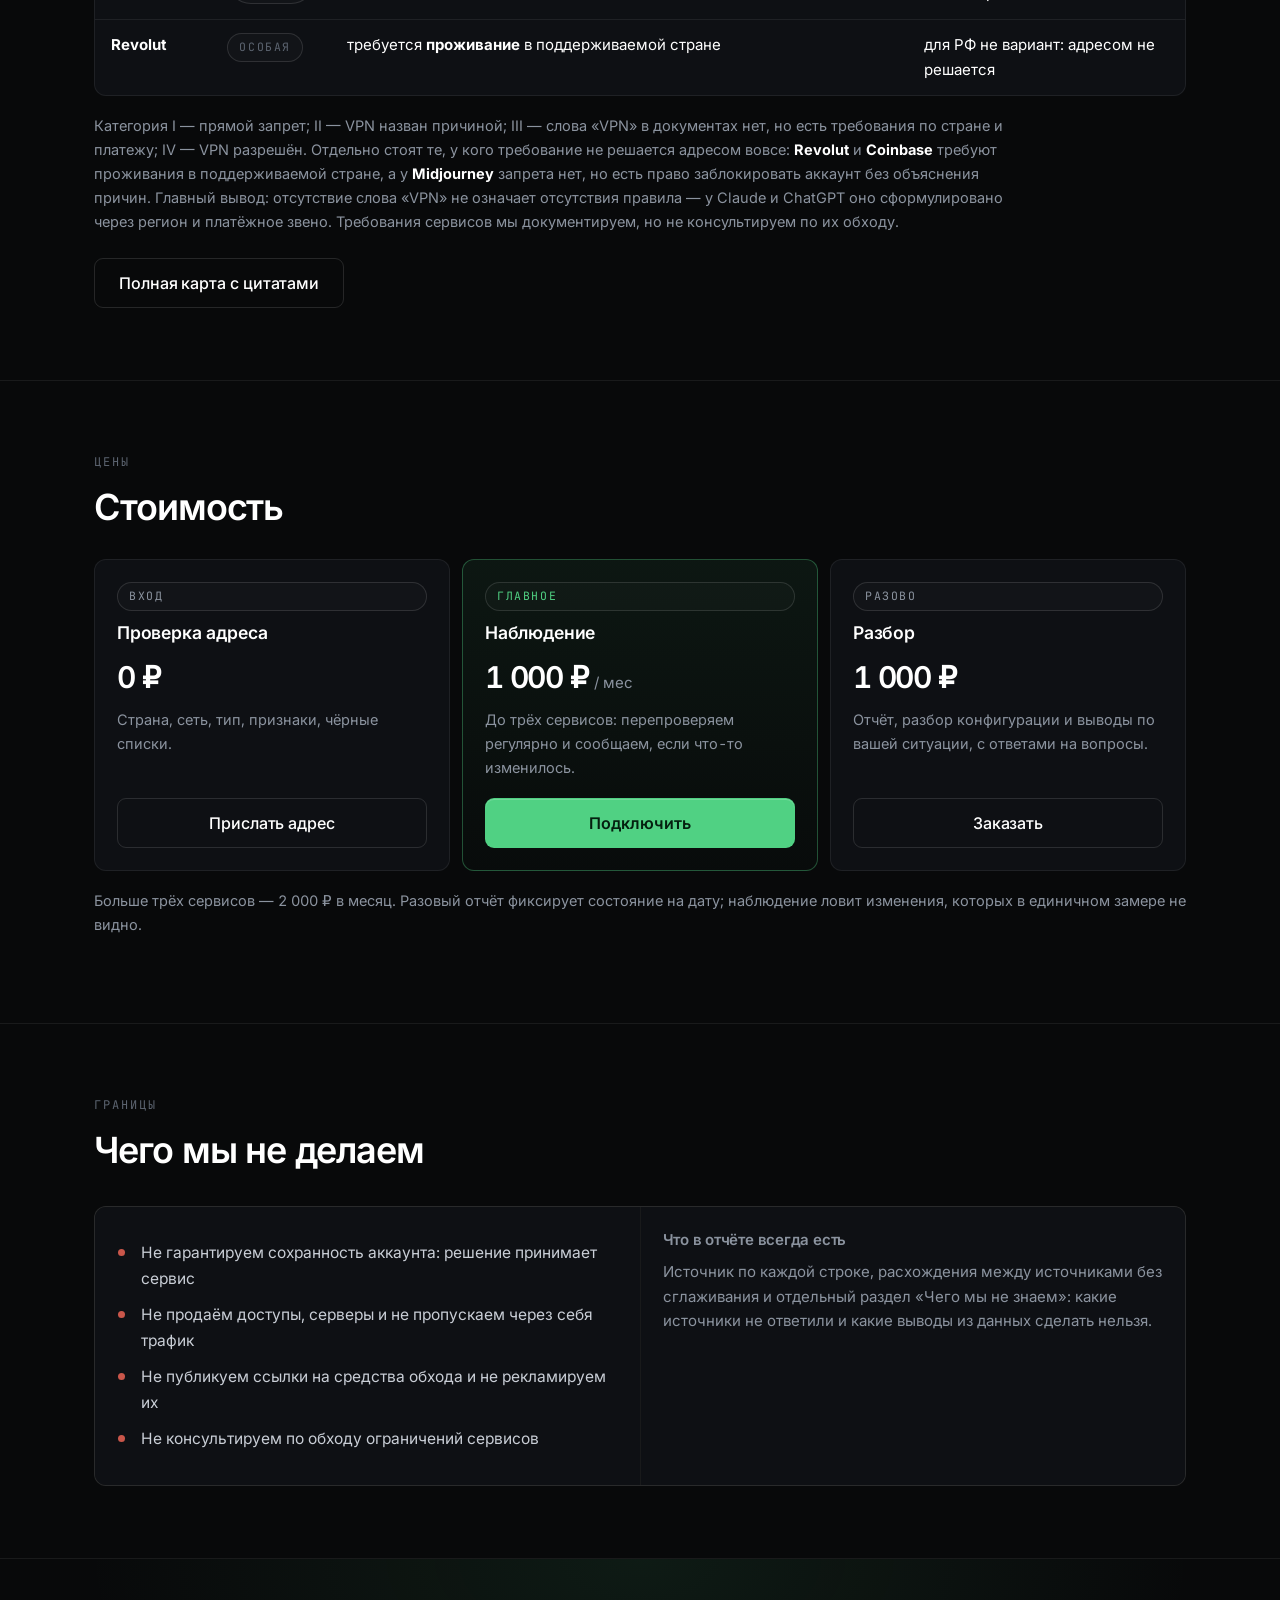
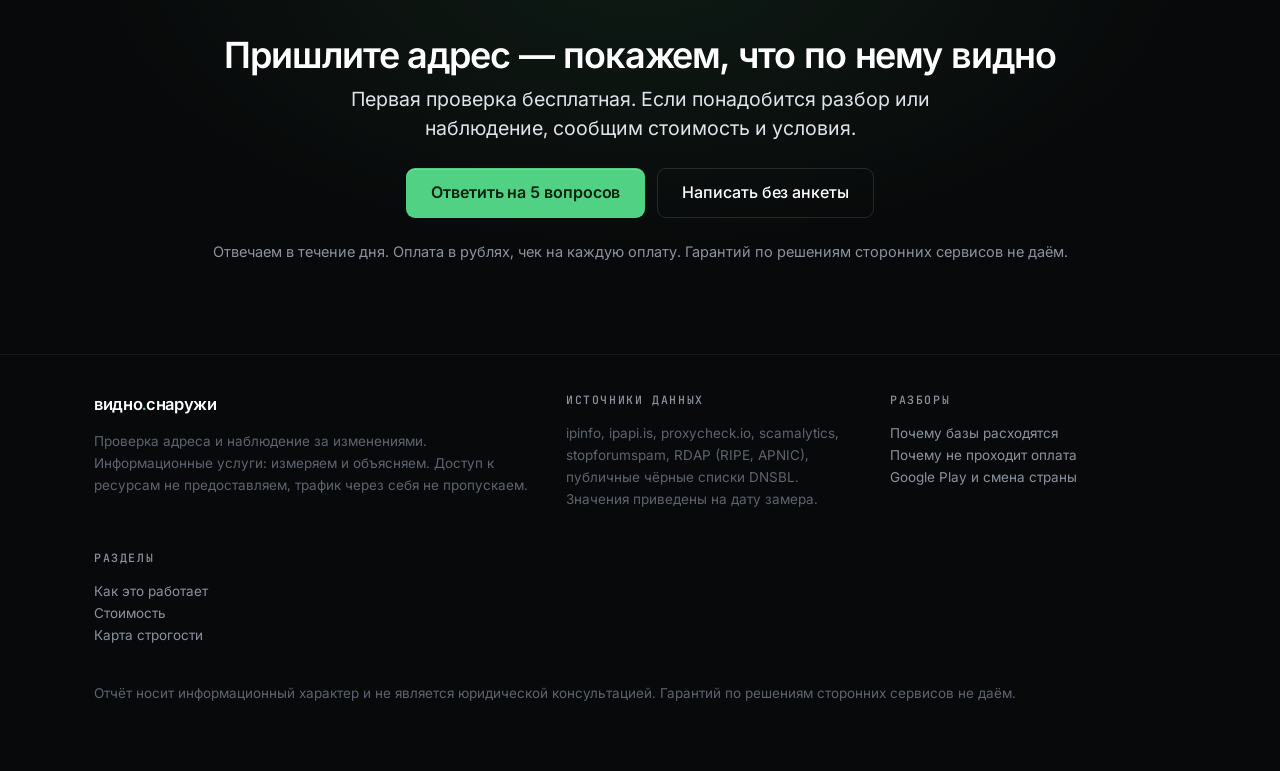
<file: issledovanie.html>
<!DOCTYPE html>
<html lang="ru">
<head>
<meta charset="utf-8">
<meta name="viewport" content="width=device-width, initial-scale=1">
<title>Исследование: что видно об адресе снаружи и как это меняется</title>
<meta name="description" content="Проверяем IP-адрес по открытым источникам и следим за изменениями. В отчёте — шесть групп данных, включая противоречащие друг другу. Первая проверка бесплатная.">
<meta property="og:title" content="Что о вас видно снаружи">
<meta property="og:description" content="Шесть групп открытых данных об адресе, расхождения между базами и наблюдение за изменениями. Без обещаний про аккаунты.">
<meta property="og:type" content="article">
<meta name="theme-color" content="#08090a">
<link rel="icon" href="data:image/svg+xml,<svg xmlns='http://www.w3.org/2000/svg' viewBox='0 0 100 100'><rect width='100' height='100' rx='20' fill='%2308090a'/><circle cx='50' cy='50' r='24' fill='none' stroke='%2350d183' stroke-width='9'/><circle cx='50' cy='50' r='7' fill='%2350d183'/></svg>">
<link rel="stylesheet" href="shrifty/shrifty.css">
<link rel="stylesheet" href="stil-sayta.css">
</head>
<body>

<header id="hdr">
  <div class="wrap nav">
    <a class="mark" href="index.html">видно<i>.</i>снаружи</a>
    <nav class="navlinks">
      <a href="issledovanie.html" aria-current="page">Исследование</a>
      <a href="karta-strogosti.html">Карта строгости</a>
      <a href="razbor-odin-ip-dve-pravdy.html">Разборы</a>
      <a href="index.html#how">Как это работает</a>
      <a href="index.html#offer">Стоимость</a>
    </nav>
    <button class="burger" id="burger" aria-label="Меню" aria-expanded="false" aria-controls="mobmenu"><svg viewBox="0 0 18 18" fill="none" stroke="currentColor" stroke-width="1.7" stroke-linecap="round" aria-hidden="true"><path class="l l1" d="M2 5h14"/><path class="l l2" d="M2 9h14"/><path class="l l3" d="M2 13h14"/></svg></button>
  </div>
  <nav class="mobmenu" id="mobmenu">
    <a href="issledovanie.html" aria-current="page">Исследование</a>
    <a href="karta-strogosti.html">Карта строгости</a>
    <a href="razbor-odin-ip-dve-pravdy.html">Разборы</a>
    <a href="index.html#how">Как это работает</a>
    <a href="index.html#offer">Стоимость</a>
    <a href="index.html#faq">Вопросы</a>
    <a class="btn" href="https://t.me/totallyaverage">Проверить адрес</a>
  </nav>
</header>

<section class="hero first">
  <div class="wrap">
    <p class="label rv">проверка адреса и наблюдение</p>
    <h1 class="rv">Что о вас видно снаружи</h1>
    <p class="lead rv">Измеряем, что об адресе известно по открытым источникам, и следим, как эти
    данные меняются. Публикуем замеры, цитаты из документов сервисов и расхождения между базами.</p>
    <div class="btnrow rv">
      <a class="btn" href="https://t.me/totallyaverage?text=%D0%A5%D0%BE%D1%87%D1%83%20%D0%BF%D1%80%D0%BE%D0%B2%D0%B5%D1%80%D0%B8%D1%82%D1%8C%20%D0%B0%D0%B4%D1%80%D0%B5%D1%81.%20%D0%9E%D1%82%D0%B2%D0%B5%D1%87%D0%B0%D1%8E%20%D0%BD%D0%B0%20%D0%BF%D1%8F%D1%82%D1%8C%20%D0%B2%D0%BE%D0%BF%D1%80%D0%BE%D1%81%D0%BE%D0%B2%3A%0A%0A1.%20%D0%A7%D1%82%D0%BE%20%D0%B7%D0%B0%20%D0%B0%D0%B4%D1%80%D0%B5%D1%81%20%D0%B8%20%D1%87%D0%B5%D0%B9%20%28%D0%B2%D0%B0%D1%88%20%D1%81%D0%B5%D1%80%D0%B2%D0%B5%D1%80%2C%20%D0%B4%D0%BE%D0%BC%D0%B0%D1%88%D0%BD%D0%B8%D0%B9%20%D0%B8%D0%BD%D1%82%D0%B5%D1%80%D0%BD%D0%B5%D1%82%2C%20%D0%B0%D0%B4%D1%80%D0%B5%D1%81%20%D1%81%D0%B5%D1%80%D0%B2%D0%B8%D1%81%D0%B0%29%3A%0A2.%20%D0%9A%D0%B0%D0%BA%D0%B8%D0%B5%20%D1%81%D0%B5%D1%80%D0%B2%D0%B8%D1%81%D1%8B%20%D0%B8%20%D0%B0%D0%BA%D0%BA%D0%B0%D1%83%D0%BD%D1%82%D1%8B%20%D0%B2%D0%B0%D0%B6%D0%BD%D1%8B%3A%0A3.%20%D0%A7%D1%82%D0%BE%20%D0%BD%D0%B5%20%D1%80%D0%B0%D0%B1%D0%BE%D1%82%D0%B0%D0%B5%D1%82%20%28%D0%BE%D0%BF%D0%BB%D0%B0%D1%82%D0%B0%2C%20%D0%BF%D1%80%D0%BE%D0%B2%D0%B5%D1%80%D0%BA%D0%B0%20%D0%BB%D0%B8%D1%87%D0%BD%D0%BE%D1%81%D1%82%D0%B8%2C%20%D0%BE%D0%B3%D1%80%D0%B0%D0%BD%D0%B8%D1%87%D0%B5%D0%BD%D0%B8%D1%8F%2C%20%D0%B1%D0%BB%D0%BE%D0%BA%D0%B8%D1%80%D0%BE%D0%B2%D0%BA%D0%B0%29%3A%0A4.%20%D0%A7%D1%82%D0%BE%20%D0%BC%D0%B5%D0%BD%D1%8F%D0%BB%D0%BE%D1%81%D1%8C%20%D0%B7%D0%B0%20%D0%BC%D0%B5%D1%81%D1%8F%D1%86%20%28%D0%B0%D0%B4%D1%80%D0%B5%D1%81%2C%20%D0%BA%D0%B0%D1%80%D1%82%D0%B0%2C%20%D0%BE%D0%BF%D0%BB%D0%B0%D1%82%D0%B0%2C%20%D1%83%D1%81%D1%82%D1%80%D0%BE%D0%B9%D1%81%D1%82%D0%B2%D0%BE%29%3A%0A5.%20%D0%A7%D1%82%D0%BE%20%D1%85%D0%BE%D1%87%D1%83%20%D0%BF%D0%BE%D0%BB%D1%83%D1%87%D0%B8%D1%82%D1%8C%20%28%D0%BA%D0%B0%D1%80%D1%82%D0%B8%D0%BD%D0%B0%2C%20%D0%BF%D0%BB%D0%B0%D0%BD%2C%20%D0%BD%D0%B0%D0%B1%D0%BB%D1%8E%D0%B4%D0%B5%D0%BD%D0%B8%D0%B5%29%3A">Проверить адрес бесплатно</a>
      <a class="btn ghost" href="#demo">Формат отчёта</a>
    </div>
    <div class="metrics rv">
      <span><b>4,5 секунды</b> на замер</span>
      <span><b>6 групп данных</b> в отчёте</span>
      
    </div>
  </div>
</section>

<section>
  <div class="wrap">
    <p class="label rv">зачем это нужно</p>
    <h2 class="rv">Адрес меняется без вас и без уведомления</h2>
    <p class="rv" style="max-width:64em">По реестрам (RDAP): диапазон, в котором находится один
    из проверяемых нами адресов, зарегистрирован <b>79 дней назад</b> и ведётся брокером
    IP-адресов; второй диапазон из выборки — <b>172 дня назад</b>. Такие блоки переоформляют
    и пересдают. Адрес остаётся прежним, а владелец, имя сети и репутация меняются.</p>

    <div class="g2 rv" style="margin-top:36px">
      <div class="cell"><span class="n">МЕХАНИЗМ 1</span><h3>Диапазон переоформлен</h3>
        <p>Владелец и история адреса меняются; в реестре это видно по датам и держателю записи.</p></div>
      <div class="cell"><span class="n">МЕХАНИЗМ 2</span><h3>Пометка на весь блок</h3>
        <p>Часть списков оценивает диапазон целиком. В наших замерах пометка появлялась у адреса,
        который сам жалоб не имел.</p></div>
      <div class="cell"><span class="n">МЕХАНИЗМ 3</span><h3>Меняется имя сети в реестре</h3>
        <p>При смене сети или провайдера запись обновляется: у нашего выхода в имени сети прямо
        стоит хостинг.</p></div>
      <div class="cell"><span class="n">МЕХАНИЗМ 4</span><h3>Источники расходятся</h3>
        <p>Один адрес получает разные оценки в разных базах. Для наших замеров это правило,
        а не исключение.</p></div>
    </div>

    <h3 class="rv" style="margin-top:52px">Как менялся профиль одного адреса</h3>
    <div class="steps rv" style="margin-top:28px;grid-template-columns:repeat(2,1fr)">
      <div class="step"><span class="n">ПЕРИОД 1</span><h3>Профиль ровный</h3>
        <p>Свежий диапазон, жалоб нет, признаков анонимизации нет.</p></div>
      <div class="step"><span class="n">ПЕРИОД 2</span><h3>Первая пометка</h3>
        <p>Одна из баз отмечает адрес как датацентр. В первом замере этой пометки не было.</p></div>
      <div class="step"><span class="n">ПЕРИОД 3</span><h3>Расхождение видно</h3>
        <p>Адрес, окружение и платёжные данные перестают сходиться между собой.</p></div>
      <div class="step"><span class="n">ПЕРИОД 4</span><h3>Диапазон переоформлен</h3>
        <p>В реестре другой держатель и другая сеть, а у сервиса осталась история прошлых
        обращений.</p></div>
    </div>
    <p class="note rv" style="margin-top:30px;max-width:64em">Это обобщение наших наблюдений,
    а не прогноз для конкретного аккаунта: как поступит сервис, нам не известно. Установленный
    факт: изменения происходят постоянно и без уведомления.</p>
  </div>
</section>

<section>
  <div class="wrap">
    <p class="label rv">методика</p>
    <h2 class="rv">Шесть групп данных</h2>
    <div class="tablewrap rv" style="margin-top:32px">
      <table>
        <thead><tr><th>Группа</th><th>Что в неё входит</th><th>Источник</th></tr></thead>
        <tbody>
          <tr><td>Владелец адреса</td><td>страна, город, организация, номер сети, имя сети в реестре</td><td class="mono">ipinfo, RDAP</td></tr>
          <tr><td>Тип адреса</td><td>домашний провайдер, датацентр или мобильный</td><td class="mono">proxycheck</td></tr>
          <tr><td>Признаки анонимизации</td><td>прокси, VPN и Tor по двум независимым базам</td><td class="mono">ipapi.is, scamalytics</td></tr>
          <tr><td>Чёрные списки</td><td>пять основных списков DNSBL; отказ списка отвечать — отдельная строка</td><td class="mono">DNSBL</td></tr>
          <tr><td>Жалобы</td><td>попадания в базы вроде stopforumspam</td><td class="mono">stopforumspam</td></tr>
          <tr><td>Границы измерения</td><td>какие источники не ответили и какие выводы из данных сделать нельзя</td><td class="mono">наш раздел</td></tr>
        </tbody>
      </table>
    </div>
    <p class="small dim rv" style="margin-top:18px">Каждый показатель берётся из открытого
    источника, и в отчёте указано, из какого. Оценки не выдаём за измерения.</p>
  </div>
</section>

<section id="demo">
  <div class="wrap">
    <p class="label rv">примеры из выборки</p>
    <h2 class="rv">Формат отчёта</h2>
    <p class="rv">Три случая из наших замеров. Выберите любой.</p>

    <div class="demo rv" style="margin-top:32px">
      <div class="demobar">
        <select id="case" aria-label="Пример адреса">
          <option value="clean">Адрес, который сегодня в порядке</option>
          <option value="hosting">Адрес хостинга с признаками прокси</option>
          <option value="moved">Адрес, который недавно перешёл к другому владельцу</option>
        </select>
        <button class="btn" id="go">Показать проверку</button>
      </div>
      <div class="demoout" id="out"></div>
    </div>
    <p class="small dim rv" style="margin-top:18px">Адреса реальные, результаты — из наших замеров.
    Адреса клиентов обрабатываются вручную: заявку принимает и разбор делает человек.</p>
  </div>
</section>

<section>
  <div class="wrap">
    <p class="label rv">наш замер</p>
    <h2 class="rv">Один показатель вводит в заблуждение</h2>
    <p class="rv" style="max-width:64em">Два адреса, проверенные по одним и тем же источникам
    в один момент времени.</p>
    <div class="tablewrap rv" style="margin-top:32px">
      <table>
        <thead><tr><th>Показатель</th><th>Адрес A</th><th>Адрес B</th></tr></thead>
        <tbody>
          <tr><td>Страна</td><td>Польша</td><td>Малайзия</td></tr>
          <tr><td>proxycheck: прокси / тип / риск</td><td class="ok">no / Business / 0</td>
            <td class="no">yes / VPN / 66</td></tr>
          <tr><td>fraud score (scamalytics)</td><td>0 (low)</td><td>0 (low)</td></tr>
          <tr><td>признаки (scamalytics)</td><td class="warn">VPN: да, датацентр: да</td>
            <td class="warn">VPN: да, датацентр: да</td></tr>
          <tr><td>жалобы на спам</td><td>0</td><td>0</td></tr>
          <tr><td>диапазон зарегистрирован</td><td>79 дней назад</td>
            <td class="no">172 дня назад</td></tr>
        </tbody>
      </table>
    </div>
    <p class="rv" style="margin-top:26px;max-width:64em">У адреса B fraud score <b>равен нулю</b>:
    бесплатные проверки покажут «чисто». Вторая база в тот же момент классифицирует этот адрес
    как VPN с риском 66. Поэтому вывода по одному показателю мы не публикуем.</p>
    <div class="btnrow rv">
      <a class="btn ghost" href="razbor-odin-ip-dve-pravdy.html">Разбор расхождения</a>
    </div>
  </div>
</section>

<section>
  <div class="wrap">
    <p class="label rv">справочник</p>
    <h2 class="rv">Четырнадцать сервисов и их требования</h2>
    <p class="rv" style="max-width:64em">Разобрали четырнадцать сервисов по их собственным документам
    и распределили по четырём категориям строгости: от прямого запрета маскировки адреса
    до прямого разрешения.</p>

    <div class="tablewrap rv" style="margin-top:32px">
      <table>
        <thead><tr><th>Сервис</th><th>Кат.</th><th>Что требует по документам</th><th>Ключевой риск</th></tr></thead>
        <tbody>
          <tr><td><b>Steam</b></td><td><span class="tag i">I</span></td>
            <td>прямой запрет IP-прокси в соглашении (п. 3.A)</td>
            <td>лишение аккаунта <b>без возврата средств</b></td></tr>
          <tr><td><b>Google Play</b></td><td><span class="tag ii">II</span></td>
            <td>VPN назван причиной отказа в смене страны; виртуальные карты не принимаются</td>
            <td>смена страны заперта на 90 дней</td></tr>
          <tr><td><b>Netflix</b></td><td><span class="tag ii">II</span></td>
            <td>ошибка E106: «похоже, вы используете VPN или прокси»</td>
            <td>каталог урезается до глобальных прав сервиса</td></tr>
          <tr><td><b>Spotify</b></td><td><span class="tag ii">II</span></td>
            <td>в статье о злоупотреблениях: «вы используете VPN» и предписание отключить</td>
            <td>блокировка запросов</td></tr>
          <tr><td><b>Claude</b></td><td><span class="tag iii">III</span></td>
            <td>слов «VPN» и «proxy» нет; требуется <b>физически находиться</b> в стране</td>
            <td>смена страны и платёжного звена</td></tr>
          <tr><td><b>ChatGPT</b></td><td><span class="tag iii">III</span></td>
            <td>слов «VPN»/«proxy» нет; карта должна быть из поддерживаемой страны</td>
            <td>регион выпуска карты, резкая смена адреса</td></tr>
          <tr><td><b>Apple ID</b></td><td><span class="tag iii">III</span></td>
            <td>прямого запрета нет; карта продавцу не передаётся</td>
            <td>блокировка при нарушениях</td></tr>
          <tr><td><b>Stripe</b></td><td><span class="tag iii">III</span></td>
            <td>не про VPN: несовпадение стран карты и адреса видно в платеже</td>
            <td>расхождение адреса и платёжных данных</td></tr>
          <tr><td><b>Upwork</b></td><td><span class="tag iv">IV</span></td>
            <td>VPN разрешён при честно указанной стране в профиле</td>
            <td>искажение реального местоположения</td></tr>
          <tr><td><b>Binance</b></td><td><span class="tag i">I</span></td>
            <td>запрет обходить ограничения, в том числе через virtual private network; запрет быть резидентом запрещённой юрисдикции</td>
            <td>заморозка средств и аккаунта до выяснения</td></tr>
          <tr><td><b>Bybit</b></td><td><span class="tag iii">III</span></td>
            <td>слова «VPN» нет; запрещены неверные сведения о местоположении и месте жительства</td>
            <td>закрытие аккаунта с ликвидацией позиций</td></tr>
          <tr><td><b>Coinbase</b></td><td><span class="tag zero">особая</span></td>
            <td>слова «VPN» нет; в полученной редакции — требуется проживание в США</td>
            <td>блокировка без объяснения; 90 дней на вывод</td></tr>
          <tr><td><b>Midjourney</b></td><td><span class="tag zero">вне шкалы</span></td>
            <td>слов «VPN», «proxy», «virtual private network» нет; требований к стране нет</td>
            <td>блокировка «в любое время и по любой причине»</td></tr>
          <tr><td><b>Revolut</b></td><td><span class="tag zero">особая</span></td>
            <td>требуется <b>проживание</b> в поддерживаемой стране</td>
            <td>для РФ не вариант: адресом не решается</td></tr>
        </tbody>
      </table>
    </div>

    <p class="small dim rv" style="margin-top:18px;max-width:64em">Категория I — прямой запрет;
    II — VPN назван причиной; III — слова «VPN» в документах нет, но есть требования по стране
    и платежу; IV — VPN разрешён. Отдельно стоят те, у кого требование не решается адресом вовсе:
    <b>Revolut</b> и <b>Coinbase</b> требуют проживания в поддерживаемой стране, а у
    <b>Midjourney</b> запрета нет, но есть право заблокировать аккаунт без объяснения причин. Главный вывод: отсутствие слова «VPN» не означает отсутствия
    правила — у Claude и ChatGPT оно сформулировано через регион и платёжное звено. Требования
    сервисов мы документируем, но не консультируем по их обходу.</p>
    <div class="btnrow rv">
      <a class="btn ghost" href="karta-strogosti.html">Полная карта с цитатами</a>
    </div>
  </div>
</section>

<section>
  <div class="wrap">
    <p class="label rv">цены</p>
    <h2 class="rv">Стоимость</h2>
    <div class="offers rv">
      <div class="offer">
        <span class="tag gray">вход</span>
        <h3>Проверка адреса</h3>
        <div class="sum">0 ₽</div>
        <p>Страна, сеть, тип, признаки, чёрные списки.</p>
        <a class="btn ghost w" href="https://t.me/totallyaverage">Прислать адрес</a>
      </div>
      <div class="offer main">
        <span class="tag">главное</span>
        <h3>Наблюдение</h3>
        <div class="sum">1 000 ₽ <small>/ мес</small></div>
        <p>До трёх сервисов: перепроверяем регулярно и сообщаем, если что-то изменилось.</p>
        <a class="btn w" href="https://t.me/totallyaverage">Подключить</a>
      </div>
      <div class="offer">
        <span class="tag gray">разово</span>
        <h3>Разбор</h3>
        <div class="sum">1 000 ₽</div>
        <p>Отчёт, разбор конфигурации и выводы по вашей ситуации, с ответами на вопросы.</p>
        <a class="btn ghost w" href="https://t.me/totallyaverage">Заказать</a>
      </div>
    </div>
    <p class="small dim rv" style="margin-top:18px">Больше трёх сервисов — 2 000 ₽ в месяц.
    Разовый отчёт фиксирует состояние на дату; наблюдение ловит изменения, которых в единичном
    замере не видно.</p>
  </div>
</section>

<section>
  <div class="wrap">
    <p class="label rv">границы</p>
    <h2 class="rv">Чего мы не делаем</h2>
    <div class="g2 rv" style="margin-top:36px">
      <div class="cell">
        <ul class="plain x">
          <li>Не гарантируем сохранность аккаунта: решение принимает сервис</li>
          <li>Не продаём доступы, серверы и не пропускаем через себя трафик</li>
          <li>Не публикуем ссылки на средства обхода и не рекламируем их</li>
          <li>Не консультируем по обходу ограничений сервисов</li>
        </ul>
      </div>
      <div class="cell">
        <p class="q">Что в отчёте всегда есть</p>
        <p>Источник по каждой строке, расхождения между источниками без сглаживания и отдельный
        раздел «Чего мы не знаем»: какие источники не ответили и какие выводы из данных сделать
        нельзя.</p>
      </div>
    </div>
  </div>
</section>

<section class="final" id="zayavka">
  <div class="wrap">
    <h2>Пришлите адрес — покажем, что по нему видно</h2>
    <p class="lead">Первая проверка бесплатная. Если понадобится разбор или наблюдение,
    сообщим стоимость и условия.</p>
    <div class="btnrow">
      <a class="btn" href="https://t.me/totallyaverage?text=%D0%A5%D0%BE%D1%87%D1%83%20%D0%BF%D1%80%D0%BE%D0%B2%D0%B5%D1%80%D0%B8%D1%82%D1%8C%20%D0%B0%D0%B4%D1%80%D0%B5%D1%81.%20%D0%9E%D1%82%D0%B2%D0%B5%D1%87%D0%B0%D1%8E%20%D0%BD%D0%B0%20%D0%BF%D1%8F%D1%82%D1%8C%20%D0%B2%D0%BE%D0%BF%D1%80%D0%BE%D1%81%D0%BE%D0%B2%3A%0A%0A1.%20%D0%A7%D1%82%D0%BE%20%D0%B7%D0%B0%20%D0%B0%D0%B4%D1%80%D0%B5%D1%81%20%D0%B8%20%D1%87%D0%B5%D0%B9%20%28%D0%B2%D0%B0%D1%88%20%D1%81%D0%B5%D1%80%D0%B2%D0%B5%D1%80%2C%20%D0%B4%D0%BE%D0%BC%D0%B0%D1%88%D0%BD%D0%B8%D0%B9%20%D0%B8%D0%BD%D1%82%D0%B5%D1%80%D0%BD%D0%B5%D1%82%2C%20%D0%B0%D0%B4%D1%80%D0%B5%D1%81%20%D1%81%D0%B5%D1%80%D0%B2%D0%B8%D1%81%D0%B0%29%3A%0A2.%20%D0%9A%D0%B0%D0%BA%D0%B8%D0%B5%20%D1%81%D0%B5%D1%80%D0%B2%D0%B8%D1%81%D1%8B%20%D0%B8%20%D0%B0%D0%BA%D0%BA%D0%B0%D1%83%D0%BD%D1%82%D1%8B%20%D0%B2%D0%B0%D0%B6%D0%BD%D1%8B%3A%0A3.%20%D0%A7%D1%82%D0%BE%20%D0%BD%D0%B5%20%D1%80%D0%B0%D0%B1%D0%BE%D1%82%D0%B0%D0%B5%D1%82%20%28%D0%BE%D0%BF%D0%BB%D0%B0%D1%82%D0%B0%2C%20%D0%BF%D1%80%D0%BE%D0%B2%D0%B5%D1%80%D0%BA%D0%B0%20%D0%BB%D0%B8%D1%87%D0%BD%D0%BE%D1%81%D1%82%D0%B8%2C%20%D0%BE%D0%B3%D1%80%D0%B0%D0%BD%D0%B8%D1%87%D0%B5%D0%BD%D0%B8%D1%8F%2C%20%D0%B1%D0%BB%D0%BE%D0%BA%D0%B8%D1%80%D0%BE%D0%B2%D0%BA%D0%B0%29%3A%0A4.%20%D0%A7%D1%82%D0%BE%20%D0%BC%D0%B5%D0%BD%D1%8F%D0%BB%D0%BE%D1%81%D1%8C%20%D0%B7%D0%B0%20%D0%BC%D0%B5%D1%81%D1%8F%D1%86%20%28%D0%B0%D0%B4%D1%80%D0%B5%D1%81%2C%20%D0%BA%D0%B0%D1%80%D1%82%D0%B0%2C%20%D0%BE%D0%BF%D0%BB%D0%B0%D1%82%D0%B0%2C%20%D1%83%D1%81%D1%82%D1%80%D0%BE%D0%B9%D1%81%D1%82%D0%B2%D0%BE%29%3A%0A5.%20%D0%A7%D1%82%D0%BE%20%D1%85%D0%BE%D1%87%D1%83%20%D0%BF%D0%BE%D0%BB%D1%83%D1%87%D0%B8%D1%82%D1%8C%20%28%D0%BA%D0%B0%D1%80%D1%82%D0%B8%D0%BD%D0%B0%2C%20%D0%BF%D0%BB%D0%B0%D0%BD%2C%20%D0%BD%D0%B0%D0%B1%D0%BB%D1%8E%D0%B4%D0%B5%D0%BD%D0%B8%D0%B5%29%3A">Ответить на 5 вопросов</a>
      <a class="btn ghost" href="https://t.me/totallyaverage">Написать без анкеты</a>
    </div>
    <p class="small dim" style="margin-top:22px">Отвечаем в течение дня. Оплата в рублях,
    чек на каждую оплату. Гарантий по решениям сторонних сервисов не даём.</p>
  </div>
</section>

<footer>
  <div class="wrap cols">
    <div>
      <span class="mark">видно<i>.</i>снаружи</span>
      <p style="margin-top:12px">Проверка адреса и наблюдение за изменениями. Информационные
      услуги: измеряем и объясняем. Доступ к ресурсам не предоставляем, трафик через себя
      не пропускаем.</p>
    </div>
    <div>
      <h4>Источники данных</h4>
      <p>ipinfo, ipapi.is, proxycheck.io, scamalytics, stopforumspam, RDAP (RIPE, APNIC),
      публичные чёрные списки DNSBL. Значения приведены на дату замера.</p>
    </div>
    <div>
      <h4>Разборы</h4>
      <p><a href="razbor-odin-ip-dve-pravdy.html">Почему базы расходятся</a><br>
      <a href="razbor-pochemu-ne-prohodit-oplata.html">Почему не проходит оплата</a><br>
      <a href="razbor-google-play-strana.html">Google Play и смена страны</a></p>
    </div>
    <div>
      <h4>Разделы</h4>
      <p><a href="index.html#how">Как это работает</a><br>
      <a href="index.html#offer">Стоимость</a><br>
      <a href="karta-strogosti.html">Карта строгости</a></p>
    </div>
  </div>
  <div class="wrap">
    <p style="margin-top:26px">Отчёт носит информационный характер и не является юридической
    консультацией. Гарантий по решениям сторонних сервисов не даём.</p>
  </div>
</footer>

<script>
(function(){
  var io = new IntersectionObserver(function(es){
    es.forEach(function(e){ if(e.isIntersecting){ e.target.classList.add('in'); io.unobserve(e.target); } });
  }, {rootMargin:'0px 0px -5% 0px', threshold:.05});
  document.querySelectorAll('.rv').forEach(function(el,i){
    el.style.transitionDelay = (Math.min(i,5)*35)+'ms'; io.observe(el);
  });
})();
(function(){
  var h = document.getElementById('hdr');
  if(h){
    var f = function(){ h.classList.toggle('on', window.scrollY > 6); };
    f(); window.addEventListener('scroll', f, {passive:true});
  }
  var b = document.getElementById('burger'), m = document.getElementById('mobmenu');
  if(b && m){
    b.addEventListener('click', function(){
      var open = m.classList.toggle('on');
      b.setAttribute('aria-expanded', open ? 'true' : 'false');
    });
    m.querySelectorAll('a').forEach(function(a){
      a.addEventListener('click', function(){
        m.classList.remove('on'); b.setAttribute('aria-expanded','false');
      });
    });
    document.addEventListener('keydown', function(e){
      if(e.key === 'Escape' && m.classList.contains('on')){
        m.classList.remove('on'); b.setAttribute('aria-expanded','false'); b.focus();
      }
    });
  }
})();
</script>

<script>
var out = document.getElementById('out');
var go = document.getElementById('go');

var CASES = {
  clean: { ip:'185.42.17.203', rows:[
    ['Страна и город','Польша, Варшава',''],
    ['Владелец сети','AS204957, Local Network Sp. z o.o.',''],
    ['Имя сети в реестре','PL-LOCALNET-2019',''],
    ['Тип адреса','провайдер, не датацентр','ok'],
    ['Прокси и VPN','нет, обе базы чистые','ok'],
    ['Чёрные списки','пять из пяти чисто','ok'],
    ['Жалобы на спам','нет','ok'],
    ['Что дальше','профиль ровный, хватит проверки раз в месяц','']]},
  hosting: { ip:'136.0.254.210', rows:[
    ['Страна и город','Малайзия, Куала-Лумпур',''],
    ['Владелец сети','AS149440, хостинг-провайдер',''],
    ['Имя сети в реестре','ERX-NETBLOCK',''],
    ['Тип адреса','датацентр','w'],
    ['Прокси и VPN','да: тип VPN, риск 66','no'],
    ['Вторая база','видит VPN и датацентр','w'],
    ['Fraud score у третьей базы','0, то есть «чисто»','w'],
    ['Жалобы на спам','нет','ok'],
    ['Что дальше','адрес помечен как VPN, часть сервисов это увидит','no']]},
  moved: { ip:'201.10.90.11', rows:[
    ['Страна и город','Польша, Варшава',''],
    ['Диапазон зарегистрирован','79 дней назад','w'],
    ['Кто ведёт запись','брокер IP-адресов','w'],
    ['Тип адреса','датацентр','w'],
    ['Прокси и VPN','одна база чисто, вторая видит VPN','w'],
    ['Чёрные списки','один список ругается на весь блок','w'],
    ['Жалобы на спам','нет','ok'],
    ['Что дальше','блок свежий и арендованный: при переоформлении','w'],
    ['','или смене сети профиль изменится','w']]}
};

function run(){
  var c = CASES[document.getElementById('case').value];
  out.innerHTML = '';
  var head = document.createElement('div');
  head.className = 'line show';
  head.innerHTML = '<span>Проверяю адрес ' + c.ip + '</span>'
                 + '<span class="dim"><span class="spin"></span>опросил базы</span>';
  out.appendChild(head);
  var i = 0;
  var timer = setInterval(function(){
    if (i >= c.rows.length){
      clearInterval(timer);
      head.querySelector('span:last-child').innerHTML = '<span class="ok">готово, 4,5 секунды</span>';
      return;
    }
    var r = c.rows[i++];
    var d = document.createElement('div');
    d.className = 'line';
    d.innerHTML = '<span>' + r[0] + '</span><span class="' + (r[2] || '') + '">' + r[1] + '</span>';
    out.appendChild(d);
    requestAnimationFrame(function(){ d.classList.add('show'); });
  }, 320);
}
if (go) { go.addEventListener('click', run); }
</script>

<script type="application/ld+json">
{
 "@context":"https://schema.org",
 "@type":"ProfessionalService",
 "name":"Видно снаружи: проверка адреса и наблюдение",
 "description":"Проверка IP-адреса по открытым базам и наблюдение за изменениями: страна, владелец и номер сети, тип адреса, признаки прокси и VPN по двум базам, пять чёрных списков, жалобы. В каждом отчёте есть раздел о том, чего мы не знаем.",
 "areaServed":"RU","availableLanguage":"ru",
 "serviceType":["проверка IP-адреса","наблюдение за репутацией адреса","разбор конфигурации сети"],
 "hasOfferCatalog":{"@type":"OfferCatalog","name":"Услуги","itemListElement":[
   {"@type":"Offer","name":"Проверка одного адреса","price":"0","priceCurrency":"RUB"},
   {"@type":"Offer","name":"Разбор адреса и конфигурации","price":"1000","priceCurrency":"RUB"},
   {"@type":"Offer","name":"Наблюдение за тремя сервисами, месяц","price":"1000","priceCurrency":"RUB"},
   {"@type":"Offer","name":"Наблюдение за десятью сервисами, месяц","price":"2000","priceCurrency":"RUB"}]},
 "knowsAbout":["деградация репутации IP-адреса","перерегистрация диапазонов IP",
   "обнаружение прокси и VPN по открытым базам","чёрные списки DNSBL",
   "согласованность сетевого окружения"]
}
</script>
</body>
</html>
</file>
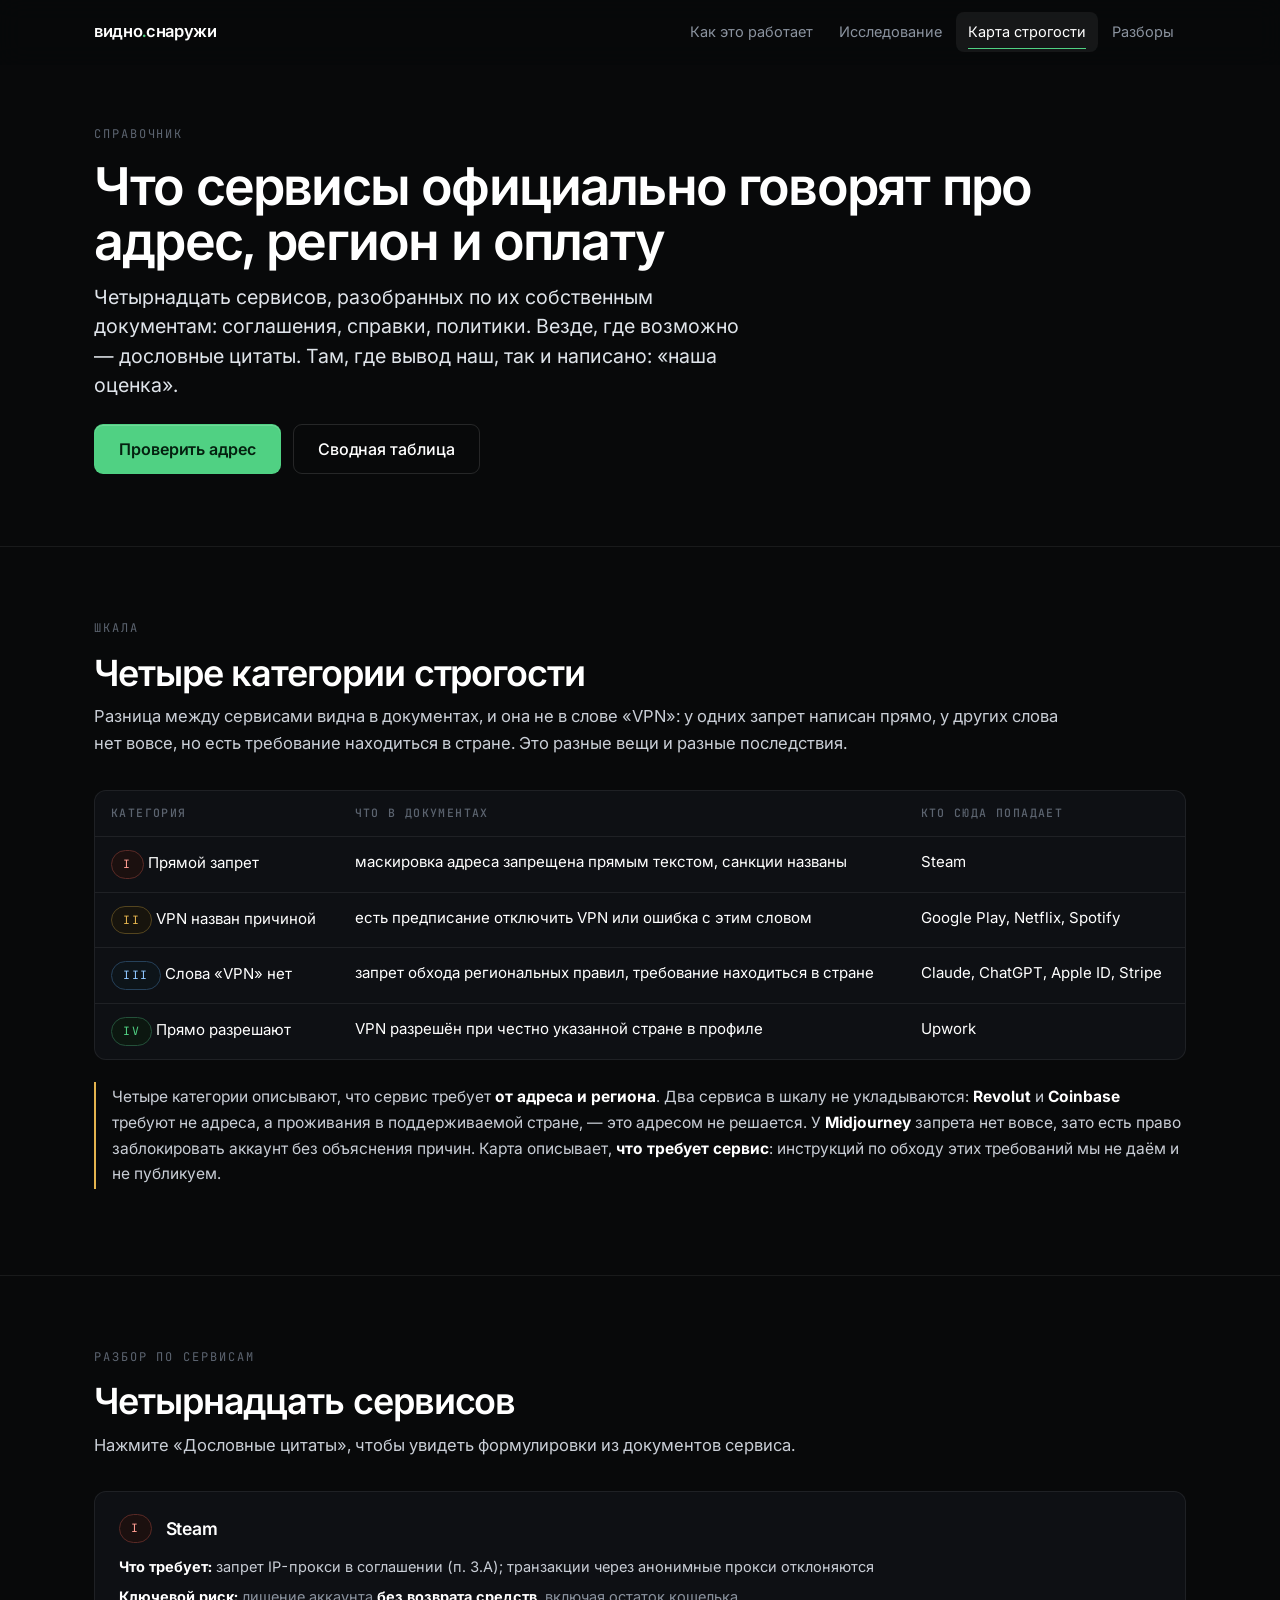
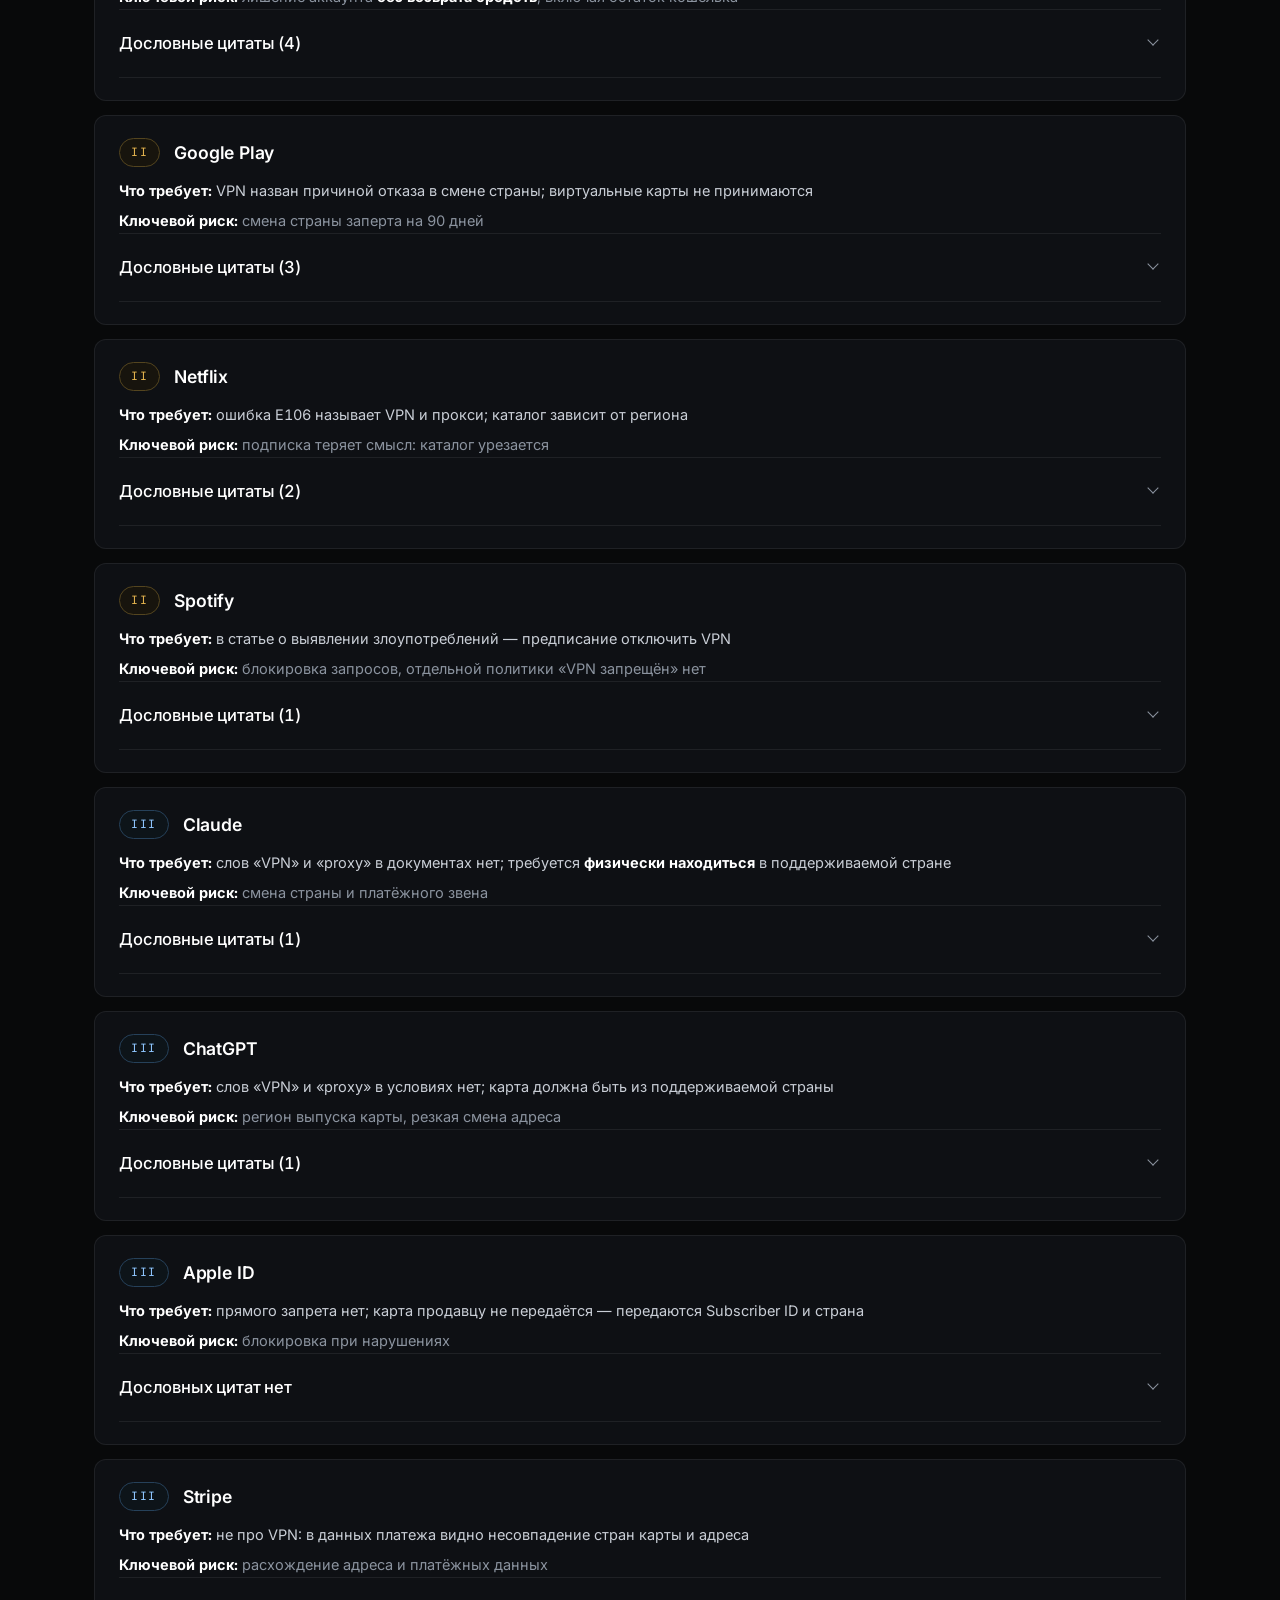
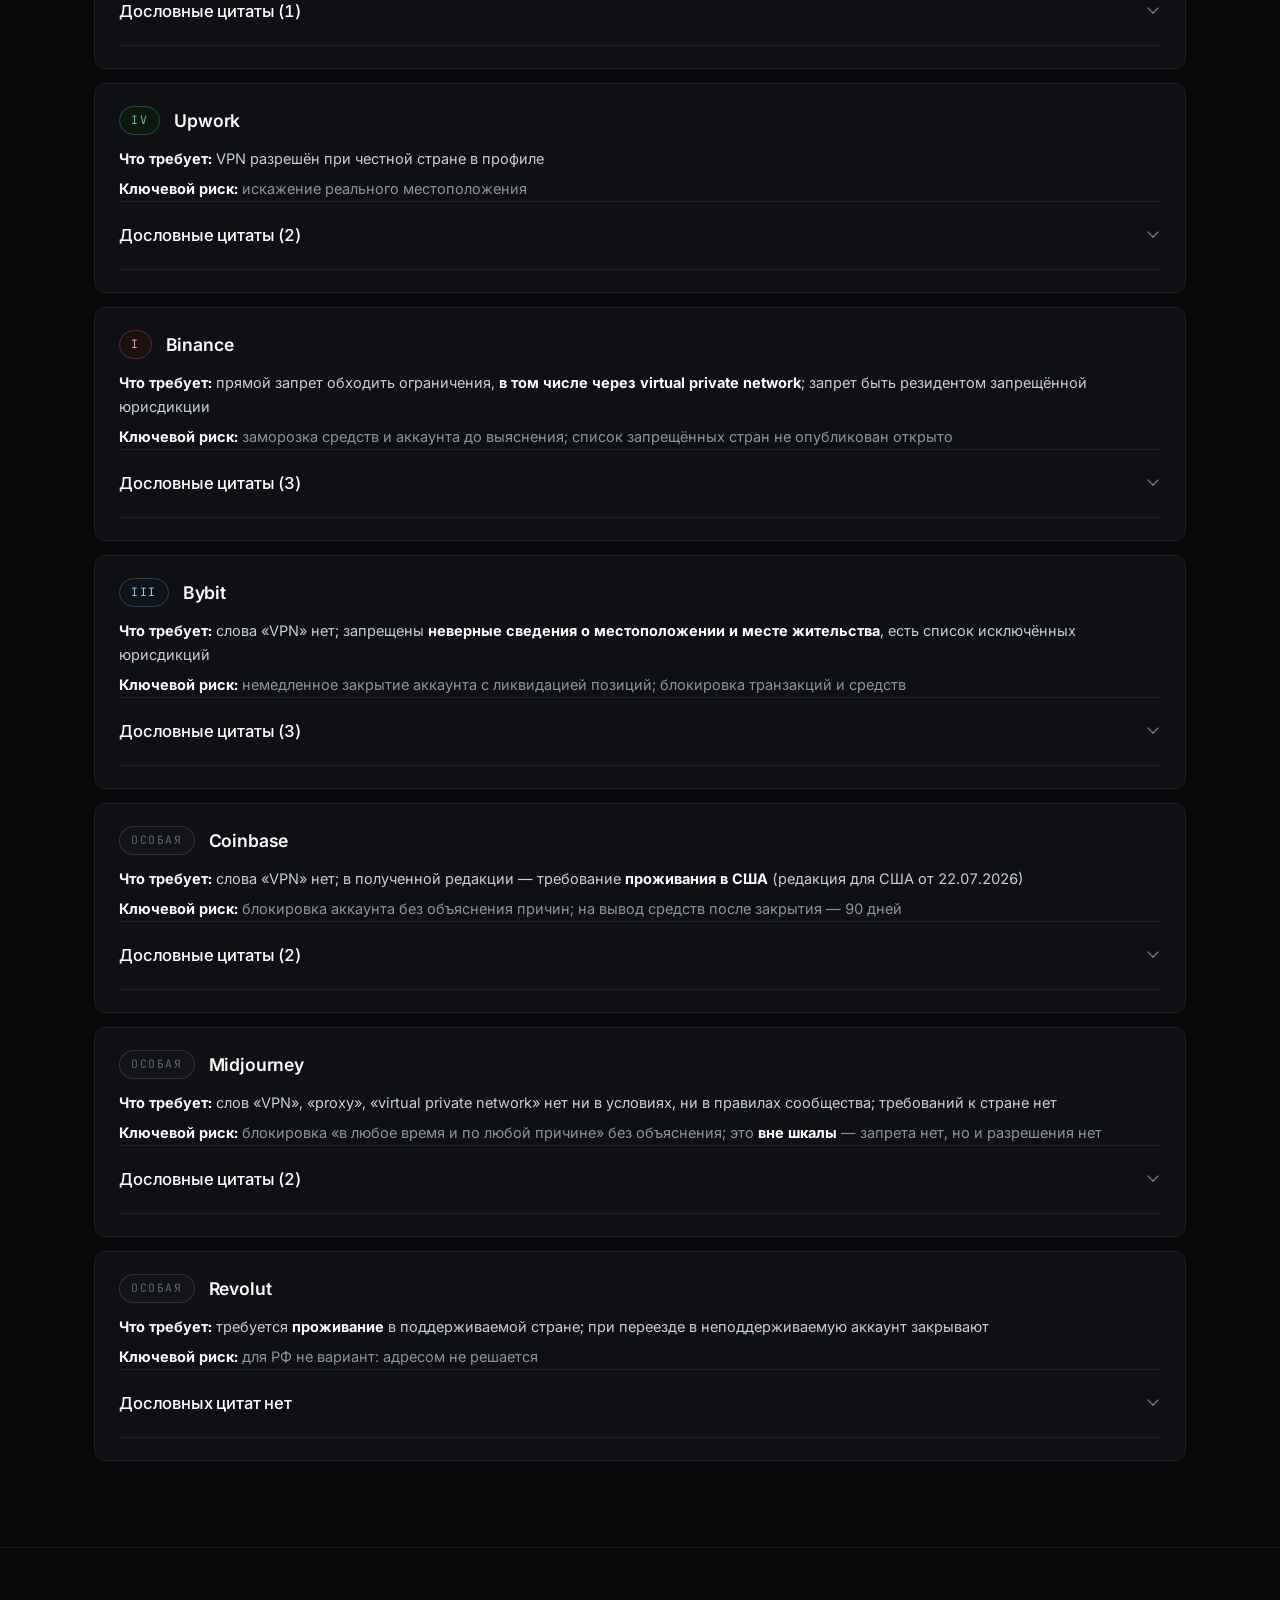
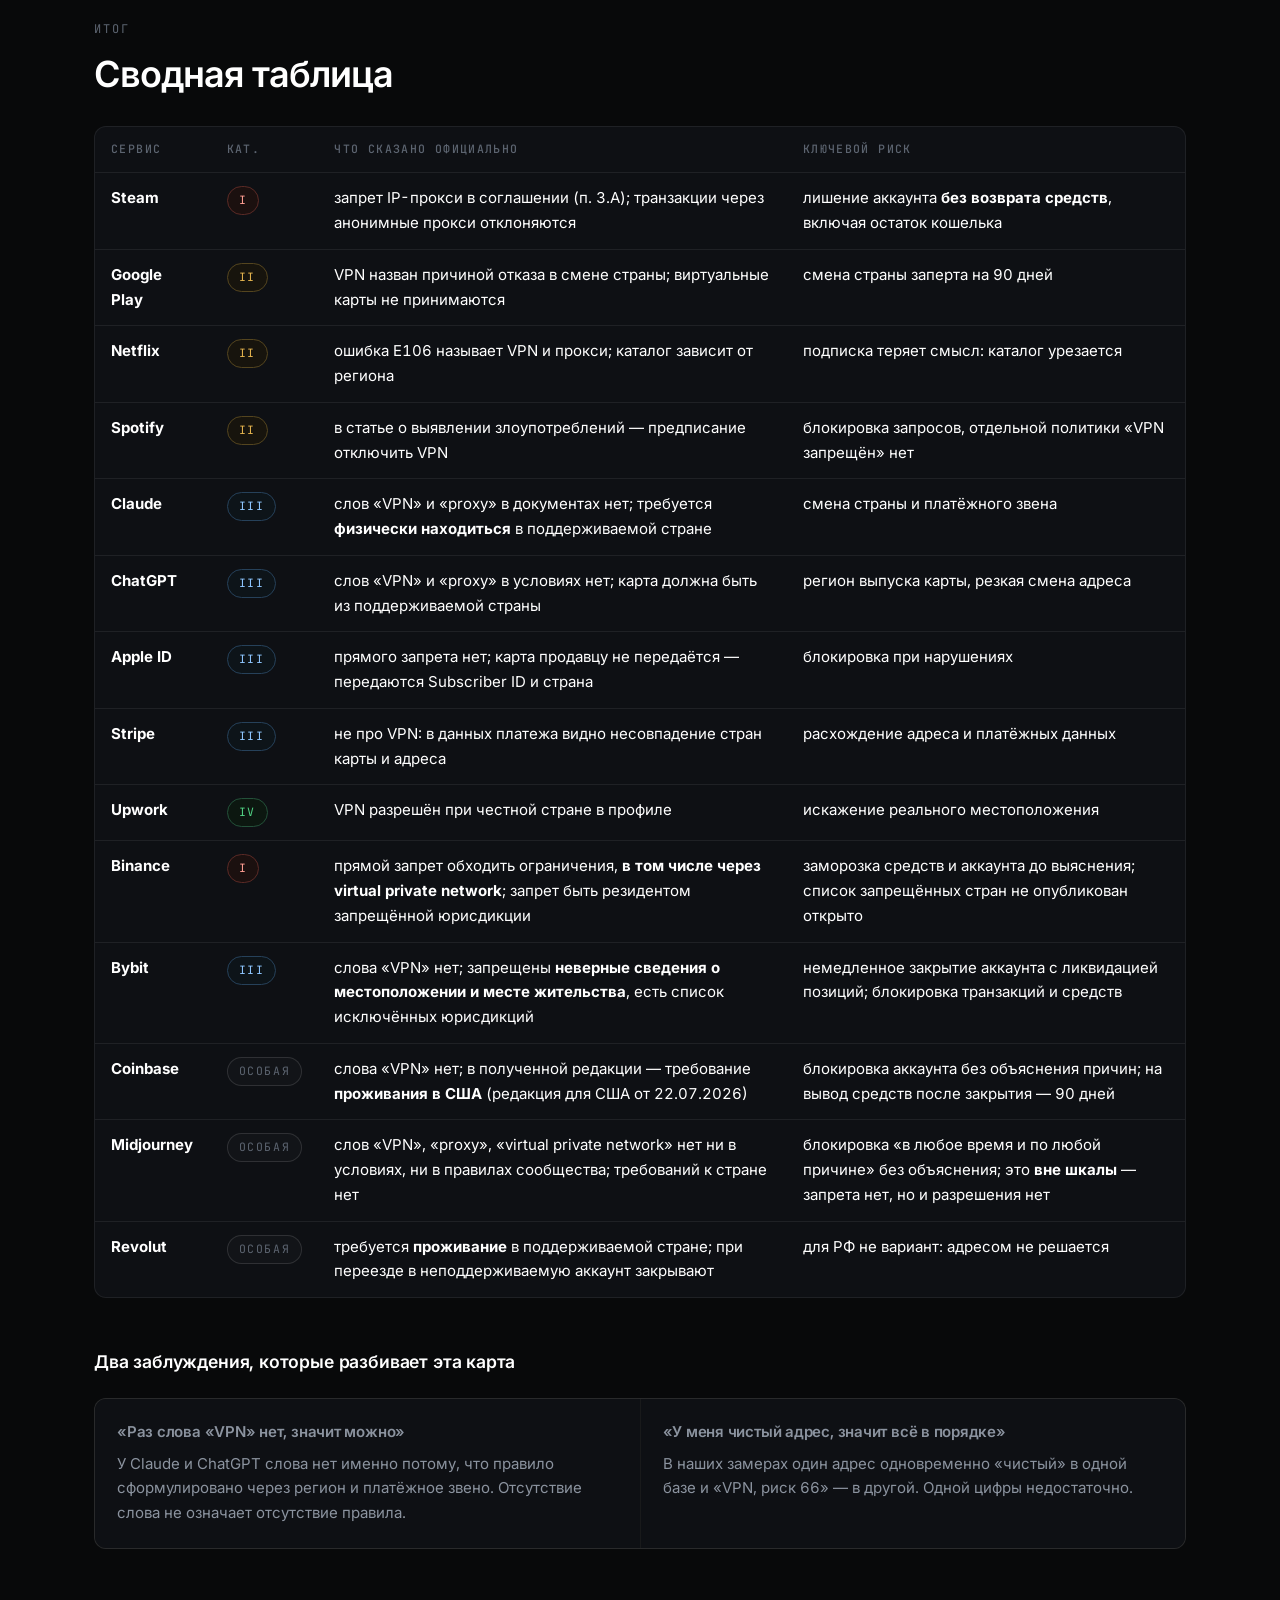
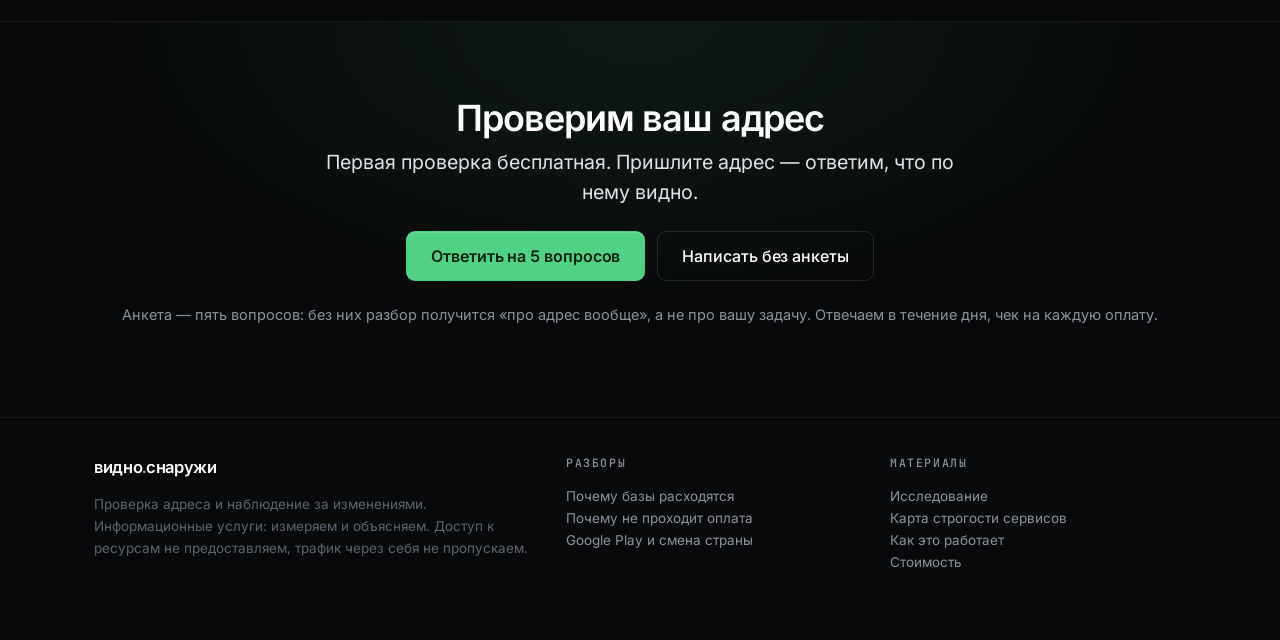
<file: karta-strogosti.html>
<!DOCTYPE html>
<html lang="ru">
<head>
<meta charset="utf-8">
<meta name="viewport" content="width=device-width, initial-scale=1">
<title>Карта строгости: что сервисы официально говорят про адрес, регион и оплату</title>
<meta name="description" content="Четырнадцать сервисов по их собственным документам: где VPN запрещён прямо, где назван причиной отказа, а где правила сформулированы через регион и платёж. С дословными цитатами.">
<meta property="og:title" content="Карта строгости: что сервисы официально говорят про адрес, регион и оплату">
<meta property="og:description" content="Четырнадцать сервисов по их собственным документам: где VPN запрещён прямо, где назван причиной отказа, а где правила сформулированы через регион и платёж. С дословными цитатами.">
<meta property="og:type" content="article">
<meta name="theme-color" content="#08090a">
<link rel="icon" href="data:image/svg+xml,<svg xmlns='http://www.w3.org/2000/svg' viewBox='0 0 100 100'><rect width='100' height='100' rx='20' fill='%2308090a'/><circle cx='50' cy='50' r='24' fill='none' stroke='%2350d183' stroke-width='9'/><circle cx='50' cy='50' r='7' fill='%2350d183'/></svg>">
<link rel="stylesheet" href="shrifty/shrifty.css">
<link rel="stylesheet" href="stil-sayta.css">
</head>
<body>
<header id="hdr"><div class="wrap nav"><a class="mark" href="index.html">видно<i>.</i>снаружи</a><nav class="navlinks"><a href="index.html">Как это работает</a><a href="issledovanie.html">Исследование</a><a href="karta-strogosti.html" aria-current="page">Карта строгости</a><a href="razbor-odin-ip-dve-pravdy.html">Разборы</a></nav><button class="burger" id="burger" aria-label="Меню" aria-expanded="false" aria-controls="mobmenu"><svg viewBox="0 0 18 18" fill="none" stroke="currentColor" stroke-width="1.7" stroke-linecap="round" aria-hidden="true"><path class="l l1" d="M2 5h14"/><path class="l l2" d="M2 9h14"/><path class="l l3" d="M2 13h14"/></svg></button></div><nav class="mobmenu" id="mobmenu"><a href="index.html">Как это работает</a><a href="issledovanie.html">Исследование</a><a href="karta-strogosti.html" aria-current="page">Карта строгости</a><a href="razbor-odin-ip-dve-pravdy.html">Разборы</a><a class="btn" href="https://t.me/totallyaverage">Проверить адрес</a></nav></header>

<section class="hero first">
  <div class="wrap">
    <p class="label rv">справочник</p>
    <h1 class="rv">Что сервисы официально говорят про адрес, регион и оплату</h1>
    <p class="lead rv">Четырнадцать сервисов, разобранных по их собственным документам: соглашения, справки, политики. Везде, где возможно — дословные цитаты. Там, где вывод наш, так и написано: «наша оценка».</p>
    <div class="btnrow rv"><a class="btn" href="https://t.me/totallyaverage">Проверить адрес</a><a class="btn ghost" href="#tablica">Сводная таблица</a></div>
    
  </div>
</section>
<section>
  <div class="wrap">
    <p class="label rv">шкала</p>
    <h2 class="rv">Четыре категории строгости</h2>
    <p class="rv" style="max-width:60em">Разница между сервисами видна в документах, и она не в слове
    «VPN»: у одних запрет написан прямо, у других слова нет вовсе, но есть требование находиться
    в стране. Это разные вещи и разные последствия.</p>
    <div class="tablewrap rv" style="margin-top:32px">
      <table>
        <thead><tr><th>Категория</th><th>Что в документах</th><th>Кто сюда попадает</th></tr></thead>
        <tbody>
          <tr><td><span class="tag i">I</span> Прямой запрет</td><td>маскировка адреса запрещена прямым текстом, санкции названы</td><td>Steam</td></tr><tr><td><span class="tag ii">II</span> VPN назван причиной</td><td>есть предписание отключить VPN или ошибка с этим словом</td><td>Google Play, Netflix, Spotify</td></tr><tr><td><span class="tag iii">III</span> Слова «VPN» нет</td><td>запрет обхода региональных правил, требование находиться в стране</td><td>Claude, ChatGPT, Apple ID, Stripe</td></tr><tr><td><span class="tag iv">IV</span> Прямо разрешают</td><td>VPN разрешён при честно указанной стране в профиле</td><td>Upwork</td></tr>
        </tbody>
      </table>
    </div>
    <p class="note rv" style="margin-top:22px">Четыре категории описывают, что сервис требует
    <b>от адреса и региона</b>. Два сервиса в шкалу не укладываются: <b>Revolut</b> и
    <b>Coinbase</b> требуют не адреса, а проживания в поддерживаемой стране, — это адресом
    не решается. У <b>Midjourney</b> запрета нет вовсе, зато есть право заблокировать аккаунт
    без объяснения причин. Карта описывает, <b>что требует сервис</b>: инструкций по обходу
    этих требований мы не даём и не публикуем.</p>
  </div>
</section>

<section>
  <div class="wrap">
    <p class="label rv">разбор по сервисам</p>
    <h2 class="rv">Четырнадцать сервисов</h2>
    <p class="rv" style="max-width:60em">Нажмите «Дословные цитаты», чтобы увидеть формулировки
    из документов сервиса.</p>
    <div style="margin-top:32px">
    <div class="card rv">
      <div style="display:flex;align-items:center;gap:14px;flex-wrap:wrap;margin-bottom:12px">
        <span class="tag i">I</span><h3 style="margin:0">Steam</h3>
      </div>
      <p class="small" style="margin-bottom:6px"><b>Что требует:</b> запрет IP-прокси в соглашении (п. 3.A); транзакции через анонимные прокси отклоняются</p>
      <p class="small dim" style="margin-bottom:0"><b>Ключевой риск:</b> лишение аккаунта <b>без возврата средств</b>, включая остаток кошелька</p>
      <details><summary>Дословные цитаты (4)</summary><div class="a"><blockquote>«You agree that you will not use IP proxying or other methods to disguise the place of your residence…»<cite>Steam Subscriber Agreement, ред. 10.09.2026, п. 3.A</cite></blockquote><blockquote>«using a proxy or VPN to disguise your location is strictly against the Steam Terms of Service and may result in restrictions on your Steam account»<cite>Steam, Region Restrictions FAQ</cite></blockquote><blockquote>«All transactions that are initiated through anonymous proxies will be declined by Steam»<cite>Steam, Region Restrictions FAQ</cite></blockquote><blockquote>«no refund, including of any Subscription fees or of any unused funds in your Steam Wallet»<cite>Steam, о санкции за нарушение соглашения</cite></blockquote></div></details>
    </div>
    <div class="card rv">
      <div style="display:flex;align-items:center;gap:14px;flex-wrap:wrap;margin-bottom:12px">
        <span class="tag ii">II</span><h3 style="margin:0">Google Play</h3>
      </div>
      <p class="small" style="margin-bottom:6px"><b>Что требует:</b> VPN назван причиной отказа в смене страны; виртуальные карты не принимаются</p>
      <p class="small dim" style="margin-bottom:0"><b>Ключевой риск:</b> смена страны заперта на 90 дней</p>
      <details><summary>Дословные цитаты (3)</summary><div class="a"><blockquote>«После того как вы впервые укажете страну в Google Play, изменить ее можно будет не раньше чем через 90 дней»<cite>Google Play, справка о смене страны</cite></blockquote><blockquote>«You aren't currently in a new country. This is based on your IP address… Or if you are using a VPN or other proxy Services»<cite>Google Play, причины отказа в смене страны</cite></blockquote><blockquote>«Google Play can't be used with… Virtual Credit Cards (VCC)»<cite>Google Play, справка о способах оплаты</cite></blockquote></div></details>
    </div>
    <div class="card rv">
      <div style="display:flex;align-items:center;gap:14px;flex-wrap:wrap;margin-bottom:12px">
        <span class="tag ii">II</span><h3 style="margin:0">Netflix</h3>
      </div>
      <p class="small" style="margin-bottom:6px"><b>Что требует:</b> ошибка E106 называет VPN и прокси; каталог зависит от региона</p>
      <p class="small dim" style="margin-bottom:0"><b>Ключевой риск:</b> подписка теряет смысл: каталог урезается</p>
      <details><summary>Дословные цитаты (2)</summary><div class="a"><blockquote>«You seem to be using a VPN or proxy. Please turn off…»<cite>Netflix, сообщение об ошибке E106</cite></blockquote><blockquote>«you may only be shown TV shows and movies Netflix has worldwide licensing for»<cite>Netflix, справка</cite></blockquote></div></details>
    </div>
    <div class="card rv">
      <div style="display:flex;align-items:center;gap:14px;flex-wrap:wrap;margin-bottom:12px">
        <span class="tag ii">II</span><h3 style="margin:0">Spotify</h3>
      </div>
      <p class="small" style="margin-bottom:6px"><b>Что требует:</b> в статье о выявлении злоупотреблений — предписание отключить VPN</p>
      <p class="small dim" style="margin-bottom:0"><b>Ключевой риск:</b> блокировка запросов, отдельной политики «VPN запрещён» нет</p>
      <details><summary>Дословные цитаты (1)</summary><div class="a"><blockquote>«You're using a VPN… disable your VPN»<cite>Spotify, статья «Abuse detection»</cite></blockquote></div></details>
    </div>
    <div class="card rv">
      <div style="display:flex;align-items:center;gap:14px;flex-wrap:wrap;margin-bottom:12px">
        <span class="tag iii">III</span><h3 style="margin:0">Claude</h3>
      </div>
      <p class="small" style="margin-bottom:6px"><b>Что требует:</b> слов «VPN» и «proxy» в документах нет; требуется <b>физически находиться</b> в поддерживаемой стране</p>
      <p class="small dim" style="margin-bottom:0"><b>Ключевой риск:</b> смена страны и платёжного звена</p>
      <details><summary>Дословные цитаты (1)</summary><div class="a"><blockquote>«Resell, proxy, or otherwise… consumer subscriptions»<cite>Anthropic, Usage Policy — «proxy» здесь в смысле перепродажи доступа, а не сети</cite></blockquote></div></details>
    </div>
    <div class="card rv">
      <div style="display:flex;align-items:center;gap:14px;flex-wrap:wrap;margin-bottom:12px">
        <span class="tag iii">III</span><h3 style="margin:0">ChatGPT</h3>
      </div>
      <p class="small" style="margin-bottom:6px"><b>Что требует:</b> слов «VPN» и «proxy» в условиях нет; карта должна быть из поддерживаемой страны</p>
      <p class="small dim" style="margin-bottom:0"><b>Ключевой риск:</b> регион выпуска карты, резкая смена адреса</p>
      <details><summary>Дословные цитаты (1)</summary><div class="a"><blockquote>«Disable your VPN»<cite>OpenAI, справка при ошибке «Unusual activity has been detected from your device»</cite></blockquote></div></details>
    </div>
    <div class="card rv">
      <div style="display:flex;align-items:center;gap:14px;flex-wrap:wrap;margin-bottom:12px">
        <span class="tag iii">III</span><h3 style="margin:0">Apple ID</h3>
      </div>
      <p class="small" style="margin-bottom:6px"><b>Что требует:</b> прямого запрета нет; карта продавцу не передаётся — передаются Subscriber ID и страна</p>
      <p class="small dim" style="margin-bottom:0"><b>Ключевой риск:</b> блокировка при нарушениях</p>
      <details><summary>Дословных цитат нет</summary><div class="a">Слова «VPN» и «proxy» в проверенных документах отсутствуют — это и есть факт, который важен для вывода.</div></details>
    </div>
    <div class="card rv">
      <div style="display:flex;align-items:center;gap:14px;flex-wrap:wrap;margin-bottom:12px">
        <span class="tag iii">III</span><h3 style="margin:0">Stripe</h3>
      </div>
      <p class="small" style="margin-bottom:6px"><b>Что требует:</b> не про VPN: в данных платежа видно несовпадение стран карты и адреса</p>
      <p class="small dim" style="margin-bottom:0"><b>Ключевой риск:</b> расхождение адреса и платёжных данных</p>
      <details><summary>Дословные цитаты (1)</summary><div class="a"><blockquote>«расстояние между адресом и биллинг-адресом»<cite>Stripe, описание данных платежа (блок IP)</cite></blockquote></div></details>
    </div>
    <div class="card rv">
      <div style="display:flex;align-items:center;gap:14px;flex-wrap:wrap;margin-bottom:12px">
        <span class="tag iv">IV</span><h3 style="margin:0">Upwork</h3>
      </div>
      <p class="small" style="margin-bottom:6px"><b>Что требует:</b> VPN разрешён при честной стране в профиле</p>
      <p class="small dim" style="margin-bottom:0"><b>Ключевой риск:</b> искажение реального местоположения</p>
      <details><summary>Дословные цитаты (2)</summary><div class="a"><blockquote>«Yes, using a VPN is allowed, as long as: You're still accurately representing your country of residence on your profile; Your VPN use doesn't mimic suspicious behavior, like rapidly switching countries…»<cite>Upwork, справка «Can I use a VPN on Upwork?»</cite></blockquote><blockquote>«Keep your VPN region consistent with your real physical location»<cite>Upwork, там же</cite></blockquote></div></details>
    </div>
    <div class="card rv">
      <div style="display:flex;align-items:center;gap:14px;flex-wrap:wrap;margin-bottom:12px">
        <span class="tag i">I</span><h3 style="margin:0">Binance</h3>
      </div>
      <p class="small" style="margin-bottom:6px"><b>Что требует:</b> прямой запрет обходить ограничения, <b>в том числе через virtual private network</b>; запрет быть резидентом запрещённой юрисдикции</p>
      <p class="small dim" style="margin-bottom:0"><b>Ключевой риск:</b> заморозка средств и аккаунта до выяснения; список запрещённых стран не опубликован открыто</p>
      <details><summary>Дословные цитаты (3)</summary><div class="a"><blockquote>«You must not attempt in any way to circumvent any such restriction, including by use of any virtual private network to modify your internet protocol address.»<cite>Binance Terms of Use, ред. 21.07.2026, п. 25.5 — слова «VPN» в документе нет, только полная форма</cite></blockquote><blockquote>«not be located, incorporated, otherwise established in, resident of, or (to the extent applicable) a citizen of or operating in a jurisdiction… listed in our List of Prohibited Countries.»<cite>Binance Terms of Use, п. 2.1(f)</cite></blockquote><blockquote>«We may, but have no obligation to, place a hold on the affected funds and your Binance Account…»<cite>Binance Terms of Use, п. 25.4 «Unlawful Possession»</cite></blockquote></div></details>
    </div>
    <div class="card rv">
      <div style="display:flex;align-items:center;gap:14px;flex-wrap:wrap;margin-bottom:12px">
        <span class="tag iii">III</span><h3 style="margin:0">Bybit</h3>
      </div>
      <p class="small" style="margin-bottom:6px"><b>Что требует:</b> слова «VPN» нет; запрещены <b>неверные сведения о местоположении и месте жительства</b>, есть список исключённых юрисдикций</p>
      <p class="small dim" style="margin-bottom:0"><b>Ключевой риск:</b> немедленное закрытие аккаунта с ликвидацией позиций; блокировка транзакций и средств</p>
      <details><summary>Дословные цитаты (3)</summary><div class="a"><blockquote>«if it is determined that you have given false representations of your location or place of residence … including termination of any Account immediately and liquidating any open positions»<cite>Bybit Platform Terms and Conditions, ред. 02.09.2026, п. 11.3</cite></blockquote><blockquote>«We also do not offer services or products to Users in a few excluded jurisdictions including the Australia, United States, the Chinese Mainland, Hong Kong, Singapore, Canada, France, North Korea, Cuba, Iran, Uzbekistan, Russian-controlled regions of Ukraine (currently including the Crimea, Donetsk, and Luhansk regions), Sevastopol, Sudan, Syria…»<cite>Bybit, там же: Россия как государство в перечне НЕ названа — названы Крым, Донецк, Луганск и Севастополь</cite></blockquote><blockquote>«We may, at any time and at our sole discretion, limit, suspend, restrict, freeze or terminate the Account…»<cite>Bybit, п. 23.2</cite></blockquote></div></details>
    </div>
    <div class="card rv">
      <div style="display:flex;align-items:center;gap:14px;flex-wrap:wrap;margin-bottom:12px">
        <span class="tag zero">особая</span><h3 style="margin:0">Coinbase</h3>
      </div>
      <p class="small" style="margin-bottom:6px"><b>Что требует:</b> слова «VPN» нет; в полученной редакции — требование <b>проживания в США</b> (редакция для США от 22.07.2026)</p>
      <p class="small dim" style="margin-bottom:0"><b>Ключевой риск:</b> блокировка аккаунта без объяснения причин; на вывод средств после закрытия — 90 дней</p>
      <details><summary>Дословные цитаты (2)</summary><div class="a"><blockquote>«To be eligible to use the Coinbase Services, you must be at least 18 years old, and reside in the United States.»<cite>Coinbase Individual User Agreement, ред. 22.07.2026, п. 1.1 — процитирована редакция для США; для других регионов текст другой, проверить не удалось</cite></blockquote><blockquote>«Coinbase may suspend, restrict, or terminate your access to any or all of the Coinbase Services… with immediate effect for any reason at its sole discretion…»<cite>Coinbase, п. 6.10 «Suspension, Termination, and Cancellation»</cite></blockquote></div></details>
    </div>
    <div class="card rv">
      <div style="display:flex;align-items:center;gap:14px;flex-wrap:wrap;margin-bottom:12px">
        <span class="tag zero">особая</span><h3 style="margin:0">Midjourney</h3>
      </div>
      <p class="small" style="margin-bottom:6px"><b>Что требует:</b> слов «VPN», «proxy», «virtual private network» нет ни в условиях, ни в правилах сообщества; требований к стране нет</p>
      <p class="small dim" style="margin-bottom:0"><b>Ключевой риск:</b> блокировка «в любое время и по любой причине» без объяснения; это <b>вне шкалы</b> — запрета нет, но и разрешения нет</p>
      <details><summary>Дословные цитаты (2)</summary><div class="a"><blockquote>«Midjourney reserves the right to suspend or ban Your access to the Services at any time, and for any reason.»<cite>Midjourney Terms of Service, ред. 27.05.2026, разд. 1 «Service Availability and Quality»</cite></blockquote><blockquote>«No results for "VPN"»<cite>поиск по всей справке docs.midjourney.com — так и отвечает на запрос «VPN»</cite></blockquote></div></details>
    </div>
    <div class="card rv">
      <div style="display:flex;align-items:center;gap:14px;flex-wrap:wrap;margin-bottom:12px">
        <span class="tag zero">особая</span><h3 style="margin:0">Revolut</h3>
      </div>
      <p class="small" style="margin-bottom:6px"><b>Что требует:</b> требуется <b>проживание</b> в поддерживаемой стране; при переезде в неподдерживаемую аккаунт закрывают</p>
      <p class="small dim" style="margin-bottom:0"><b>Ключевой риск:</b> для РФ не вариант: адресом не решается</p>
      <details><summary>Дословных цитат нет</summary><div class="a">Про VPN в документах не сказано: требование сформулировано через проживание в поддерживаемой стране.</div></details>
    </div></div>
  </div>
</section>

<section id="tablica">
  <div class="wrap">
    <p class="label rv">итог</p>
    <h2 class="rv">Сводная таблица</h2>
    <div class="tablewrap rv" style="margin-top:32px">
      <table>
        <thead><tr><th>Сервис</th><th>Кат.</th><th>Что сказано официально</th><th>Ключевой риск</th></tr></thead>
        <tbody>
          <tr><td><b>Steam</b></td><td><span class="tag i">I</span></td><td>запрет IP-прокси в соглашении (п. 3.A); транзакции через анонимные прокси отклоняются</td><td>лишение аккаунта <b>без возврата средств</b>, включая остаток кошелька</td></tr><tr><td><b>Google Play</b></td><td><span class="tag ii">II</span></td><td>VPN назван причиной отказа в смене страны; виртуальные карты не принимаются</td><td>смена страны заперта на 90 дней</td></tr><tr><td><b>Netflix</b></td><td><span class="tag ii">II</span></td><td>ошибка E106 называет VPN и прокси; каталог зависит от региона</td><td>подписка теряет смысл: каталог урезается</td></tr><tr><td><b>Spotify</b></td><td><span class="tag ii">II</span></td><td>в статье о выявлении злоупотреблений — предписание отключить VPN</td><td>блокировка запросов, отдельной политики «VPN запрещён» нет</td></tr><tr><td><b>Claude</b></td><td><span class="tag iii">III</span></td><td>слов «VPN» и «proxy» в документах нет; требуется <b>физически находиться</b> в поддерживаемой стране</td><td>смена страны и платёжного звена</td></tr><tr><td><b>ChatGPT</b></td><td><span class="tag iii">III</span></td><td>слов «VPN» и «proxy» в условиях нет; карта должна быть из поддерживаемой страны</td><td>регион выпуска карты, резкая смена адреса</td></tr><tr><td><b>Apple ID</b></td><td><span class="tag iii">III</span></td><td>прямого запрета нет; карта продавцу не передаётся — передаются Subscriber ID и страна</td><td>блокировка при нарушениях</td></tr><tr><td><b>Stripe</b></td><td><span class="tag iii">III</span></td><td>не про VPN: в данных платежа видно несовпадение стран карты и адреса</td><td>расхождение адреса и платёжных данных</td></tr><tr><td><b>Upwork</b></td><td><span class="tag iv">IV</span></td><td>VPN разрешён при честной стране в профиле</td><td>искажение реального местоположения</td></tr><tr><td><b>Binance</b></td><td><span class="tag i">I</span></td><td>прямой запрет обходить ограничения, <b>в том числе через virtual private network</b>; запрет быть резидентом запрещённой юрисдикции</td><td>заморозка средств и аккаунта до выяснения; список запрещённых стран не опубликован открыто</td></tr><tr><td><b>Bybit</b></td><td><span class="tag iii">III</span></td><td>слова «VPN» нет; запрещены <b>неверные сведения о местоположении и месте жительства</b>, есть список исключённых юрисдикций</td><td>немедленное закрытие аккаунта с ликвидацией позиций; блокировка транзакций и средств</td></tr><tr><td><b>Coinbase</b></td><td><span class="tag zero">особая</span></td><td>слова «VPN» нет; в полученной редакции — требование <b>проживания в США</b> (редакция для США от 22.07.2026)</td><td>блокировка аккаунта без объяснения причин; на вывод средств после закрытия — 90 дней</td></tr><tr><td><b>Midjourney</b></td><td><span class="tag zero">особая</span></td><td>слов «VPN», «proxy», «virtual private network» нет ни в условиях, ни в правилах сообщества; требований к стране нет</td><td>блокировка «в любое время и по любой причине» без объяснения; это <b>вне шкалы</b> — запрета нет, но и разрешения нет</td></tr><tr><td><b>Revolut</b></td><td><span class="tag zero">особая</span></td><td>требуется <b>проживание</b> в поддерживаемой стране; при переезде в неподдерживаемую аккаунт закрывают</td><td>для РФ не вариант: адресом не решается</td></tr>
        </tbody>
      </table>
    </div>

    <h3 class="rv" style="margin-top:52px">Два заблуждения, которые разбивает эта карта</h3>
    <div class="g2 rv" style="margin-top:24px">
      <div class="cell">
        <p class="q">«Раз слова «VPN» нет, значит можно»</p>
        <p>У Claude и ChatGPT слова нет именно потому, что правило сформулировано через регион
        и платёжное звено. Отсутствие слова не означает отсутствие правила.</p>
      </div>
      <div class="cell">
        <p class="q">«У меня чистый адрес, значит всё в порядке»</p>
        <p>В наших замерах один адрес одновременно «чистый» в одной базе и «VPN, риск 66» —
        в другой. Одной цифры недостаточно.</p>
      </div>
    </div>
  </div>
</section>

<section class="final" id="zayavka">
  <div class="wrap">
    <h2>Проверим ваш адрес</h2>
    <p class="lead">Первая проверка бесплатная. Пришлите адрес — ответим, что по нему видно.</p>
    <div class="btnrow">
      <a class="btn" href="https://t.me/totallyaverage?text=%D0%A5%D0%BE%D1%87%D1%83%20%D0%BF%D1%80%D0%BE%D0%B2%D0%B5%D1%80%D0%B8%D1%82%D1%8C%20%D0%B0%D0%B4%D1%80%D0%B5%D1%81.%20%D0%9E%D1%82%D0%B2%D0%B5%D1%87%D0%B0%D1%8E%20%D0%BD%D0%B0%20%D0%BF%D1%8F%D1%82%D1%8C%20%D0%B2%D0%BE%D0%BF%D1%80%D0%BE%D1%81%D0%BE%D0%B2%3A%0A%0A1.%20%D0%A7%D1%82%D0%BE%20%D0%B7%D0%B0%20%D0%B0%D0%B4%D1%80%D0%B5%D1%81%20%D0%B8%20%D1%87%D0%B5%D0%B9%20%28%D0%B2%D0%B0%D1%88%20%D1%81%D0%B5%D1%80%D0%B2%D0%B5%D1%80%2C%20%D0%B4%D0%BE%D0%BC%D0%B0%D1%88%D0%BD%D0%B8%D0%B9%20%D0%B8%D0%BD%D1%82%D0%B5%D1%80%D0%BD%D0%B5%D1%82%2C%20%D0%B0%D0%B4%D1%80%D0%B5%D1%81%20%D1%81%D0%B5%D1%80%D0%B2%D0%B8%D1%81%D0%B0%29%3A%0A2.%20%D0%9A%D0%B0%D0%BA%D0%B8%D0%B5%20%D1%81%D0%B5%D1%80%D0%B2%D0%B8%D1%81%D1%8B%20%D0%B8%20%D0%B0%D0%BA%D0%BA%D0%B0%D1%83%D0%BD%D1%82%D1%8B%20%D0%B2%D0%B0%D0%B6%D0%BD%D1%8B%3A%0A3.%20%D0%A7%D1%82%D0%BE%20%D0%BD%D0%B5%20%D1%80%D0%B0%D0%B1%D0%BE%D1%82%D0%B0%D0%B5%D1%82%20%28%D0%BE%D0%BF%D0%BB%D0%B0%D1%82%D0%B0%2C%20%D0%BF%D1%80%D0%BE%D0%B2%D0%B5%D1%80%D0%BA%D0%B0%20%D0%BB%D0%B8%D1%87%D0%BD%D0%BE%D1%81%D1%82%D0%B8%2C%20%D0%BE%D0%B3%D1%80%D0%B0%D0%BD%D0%B8%D1%87%D0%B5%D0%BD%D0%B8%D1%8F%2C%20%D0%B1%D0%BB%D0%BE%D0%BA%D0%B8%D1%80%D0%BE%D0%B2%D0%BA%D0%B0%29%3A%0A4.%20%D0%A7%D1%82%D0%BE%20%D0%BC%D0%B5%D0%BD%D1%8F%D0%BB%D0%BE%D1%81%D1%8C%20%D0%B7%D0%B0%20%D0%BC%D0%B5%D1%81%D1%8F%D1%86%20%28%D0%B0%D0%B4%D1%80%D0%B5%D1%81%2C%20%D0%BA%D0%B0%D1%80%D1%82%D0%B0%2C%20%D0%BE%D0%BF%D0%BB%D0%B0%D1%82%D0%B0%2C%20%D1%83%D1%81%D1%82%D1%80%D0%BE%D0%B9%D1%81%D1%82%D0%B2%D0%BE%29%3A%0A5.%20%D0%A7%D1%82%D0%BE%20%D1%85%D0%BE%D1%87%D1%83%20%D0%BF%D0%BE%D0%BB%D1%83%D1%87%D0%B8%D1%82%D1%8C%20%28%D0%BA%D0%B0%D1%80%D1%82%D0%B8%D0%BD%D0%B0%2C%20%D0%BF%D0%BB%D0%B0%D0%BD%2C%20%D0%BD%D0%B0%D0%B1%D0%BB%D1%8E%D0%B4%D0%B5%D0%BD%D0%B8%D0%B5%29%3A">Ответить на 5 вопросов</a>
      <a class="btn ghost" href="https://t.me/totallyaverage">Написать без анкеты</a>
    </div>
    <p class="small dim" style="margin-top:22px">Анкета — пять вопросов: без них разбор
    получится «про адрес вообще», а не про вашу задачу. Отвечаем в течение дня, чек на каждую
    оплату.</p>
  </div>
</section>


<footer>
  <div class="wrap cols">
    <div>
      <span class="mark">видно<i>.</i>снаружи</span>
      <p style="margin-top:12px">Проверка адреса и наблюдение за изменениями.
      Информационные услуги: измеряем и объясняем. Доступ к ресурсам не предоставляем,
      трафик через себя не пропускаем.</p>
    </div>
    <div>
      <h4>Разборы</h4>
      <p><a href="razbor-odin-ip-dve-pravdy.html">Почему базы расходятся</a><br>
      <a href="razbor-pochemu-ne-prohodit-oplata.html">Почему не проходит оплата</a><br>
      <a href="razbor-google-play-strana.html">Google Play и смена страны</a></p>
    </div>
    <div>
      <h4>Материалы</h4>
      <p><a href="issledovanie.html">Исследование</a><br>
      <a href="karta-strogosti.html">Карта строгости сервисов</a><br>
      <a href="index.html#how">Как это работает</a><br>
      <a href="index.html#offer">Стоимость</a></p>
    </div>
  </div>
</footer>


<script>
(function(){
  var io = new IntersectionObserver(function(es){
    es.forEach(function(e){ if(e.isIntersecting){ e.target.classList.add('in'); io.unobserve(e.target); } });
  }, {rootMargin:'0px 0px -5% 0px', threshold:.05});
  document.querySelectorAll('.rv').forEach(function(el,i){
    el.style.transitionDelay = (Math.min(i,5)*35)+'ms'; io.observe(el);
  });
})();
(function(){
  var h = document.getElementById('hdr');
  if(h){
    var f = function(){ h.classList.toggle('on', window.scrollY > 6); };
    f(); window.addEventListener('scroll', f, {passive:true});
  }
  var b = document.getElementById('burger'), m = document.getElementById('mobmenu');
  if(b && m){
    b.addEventListener('click', function(){
      var open = m.classList.toggle('on');
      b.setAttribute('aria-expanded', open ? 'true' : 'false');
    });
    m.querySelectorAll('a').forEach(function(a){
      a.addEventListener('click', function(){
        m.classList.remove('on'); b.setAttribute('aria-expanded','false');
      });
    });
    document.addEventListener('keydown', function(e){
      if(e.key === 'Escape' && m.classList.contains('on')){
        m.classList.remove('on'); b.setAttribute('aria-expanded','false'); b.focus();
      }
    });
  }
})();
</script>

<script type="application/ld+json">{
 "@context": "https://schema.org",
 "@type": "Article",
 "headline": "Карта строгости: что сервисы официально говорят про адрес, регион и оплату",
 "about": [
  "Steam",
  "Google Play",
  "Netflix",
  "Spotify",
  "Claude",
  "ChatGPT",
  "Apple ID",
  "Stripe",
  "Upwork",
  "Binance",
  "Bybit",
  "Coinbase",
  "Midjourney",
  "Revolut"
 ],
 "inLanguage": "ru",
 "isAccessibleForFree": true
}</script>
</body>
</html>
</file>
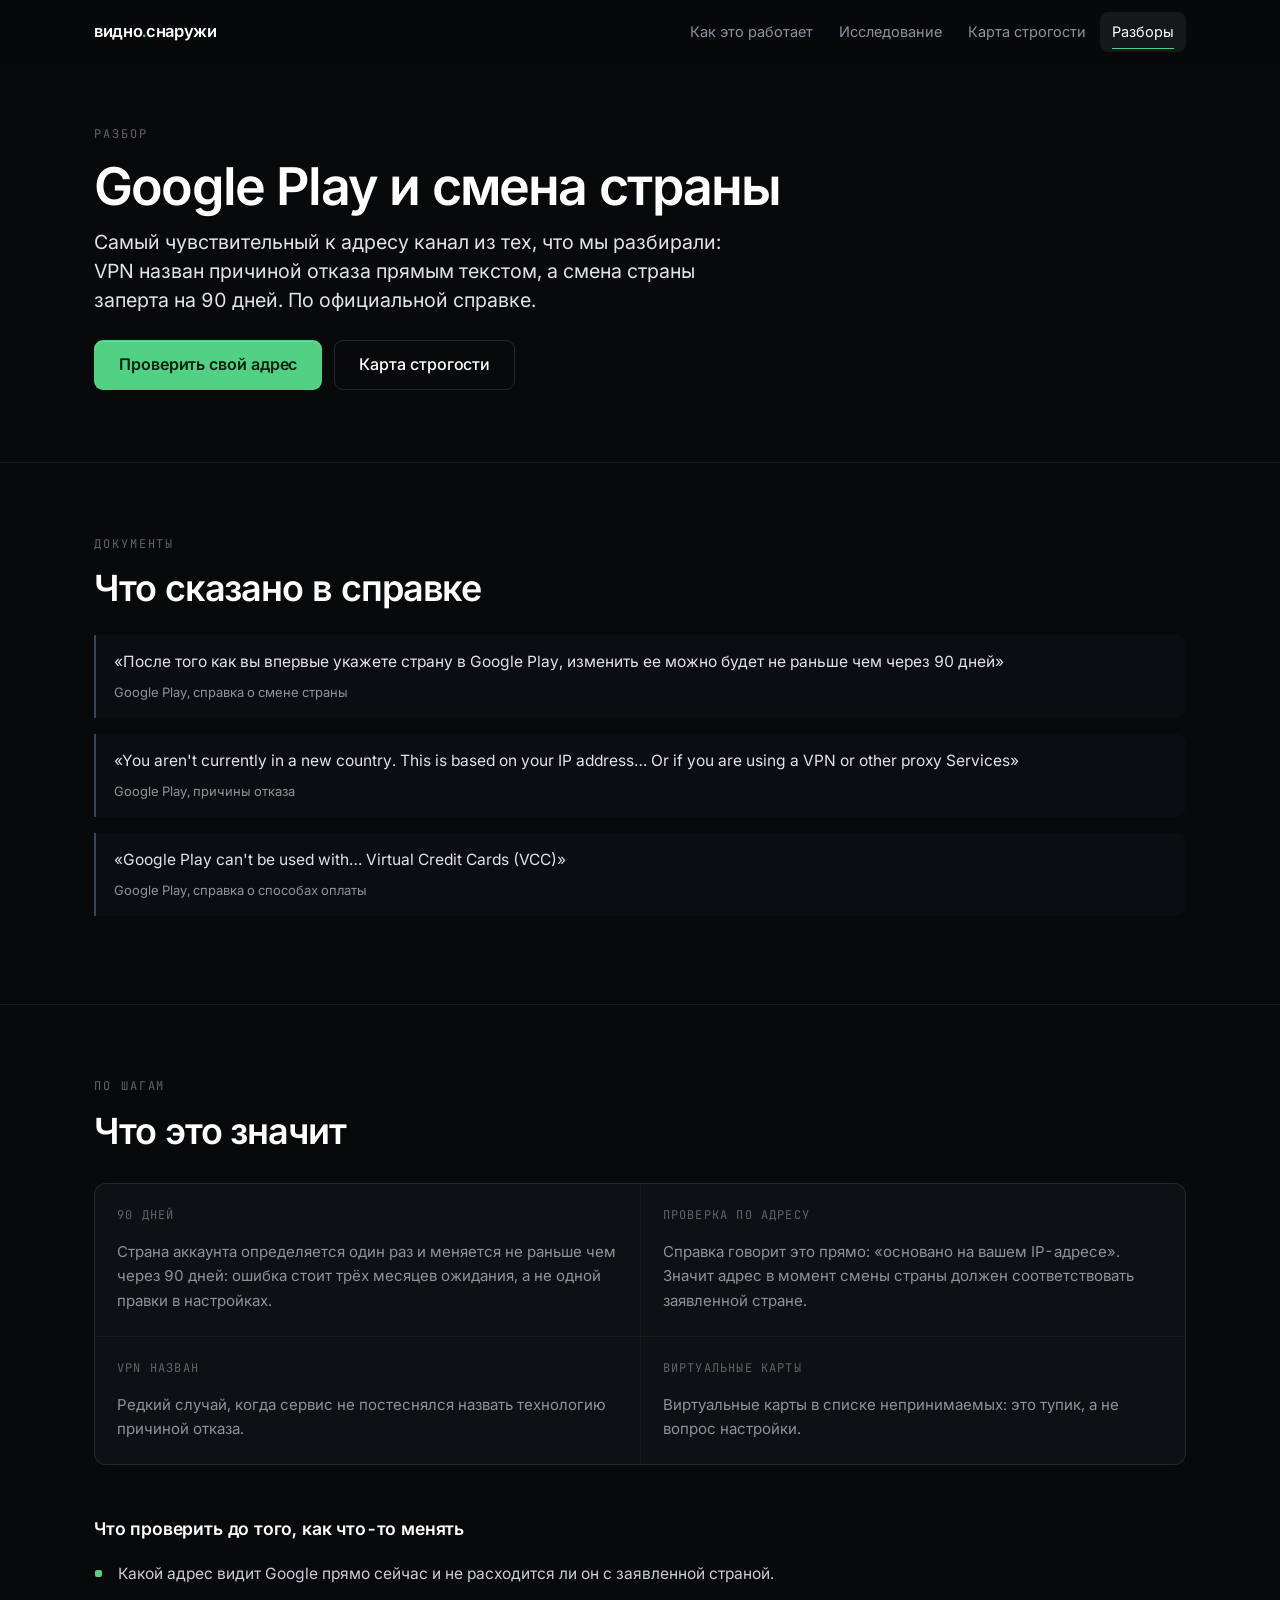
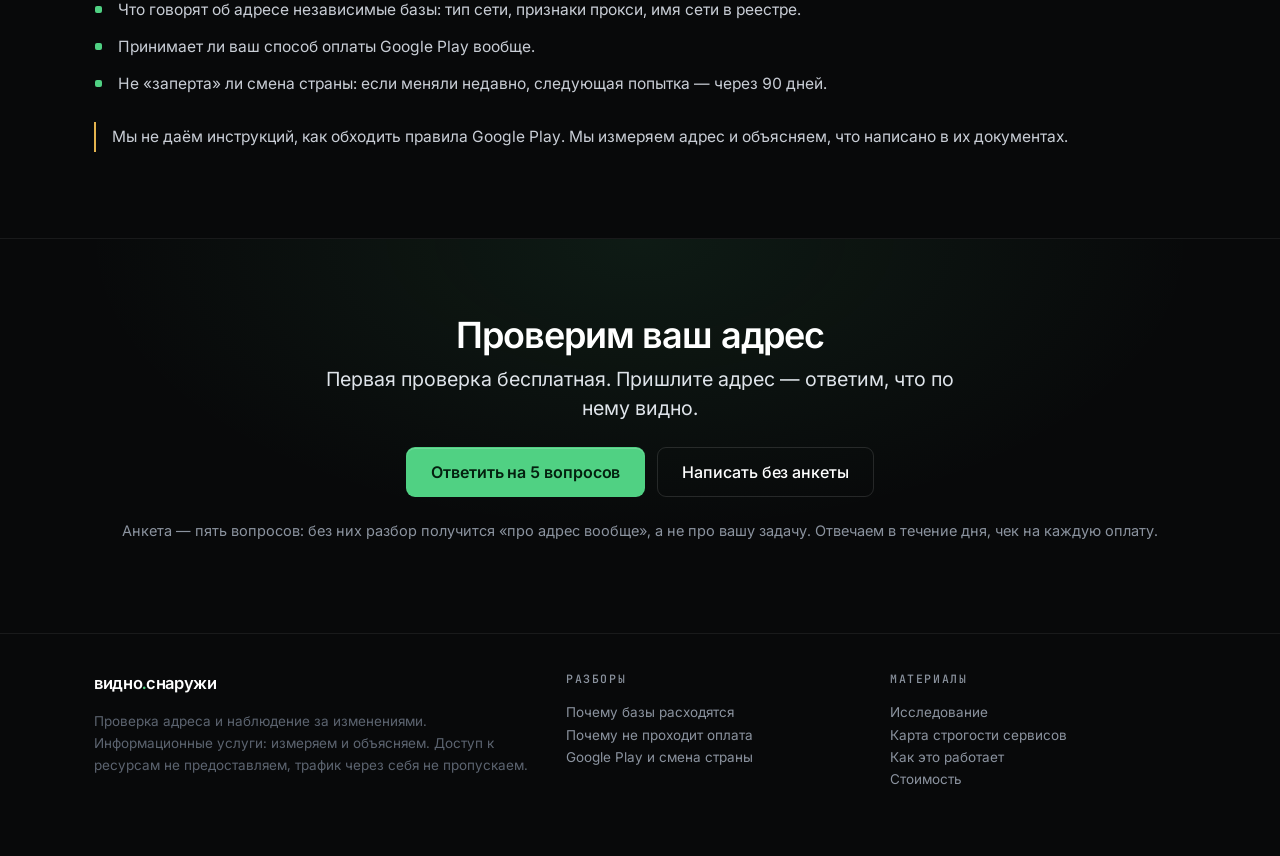
<file: razbor-google-play-strana.html>
<!DOCTYPE html>
<html lang="ru">
<head>
<meta charset="utf-8">
<meta name="viewport" content="width=device-width, initial-scale=1">
<title>Google Play и смена страны: что сказано в справке</title>
<meta name="description" content="Смена страны заперта на 90 дней, проверка идёт по IP-адресу, VPN назван причиной отказа, виртуальные карты не принимаются. Дословные цитаты из справки Google Play.">
<meta property="og:title" content="Google Play и смена страны: что сказано в справке">
<meta property="og:description" content="Смена страны заперта на 90 дней, проверка идёт по IP-адресу, VPN назван причиной отказа, виртуальные карты не принимаются. Дословные цитаты из справки Google Play.">
<meta property="og:type" content="article">
<meta name="theme-color" content="#08090a">
<link rel="icon" href="data:image/svg+xml,<svg xmlns='http://www.w3.org/2000/svg' viewBox='0 0 100 100'><rect width='100' height='100' rx='20' fill='%2308090a'/><circle cx='50' cy='50' r='24' fill='none' stroke='%2350d183' stroke-width='9'/><circle cx='50' cy='50' r='7' fill='%2350d183'/></svg>">
<link rel="stylesheet" href="shrifty/shrifty.css">
<link rel="stylesheet" href="stil-sayta.css">
</head>
<body>
<header id="hdr"><div class="wrap nav"><a class="mark" href="index.html">видно<i>.</i>снаружи</a><nav class="navlinks"><a href="index.html">Как это работает</a><a href="issledovanie.html">Исследование</a><a href="karta-strogosti.html">Карта строгости</a><a href="razbor-odin-ip-dve-pravdy.html" aria-current="page">Разборы</a></nav><button class="burger" id="burger" aria-label="Меню" aria-expanded="false" aria-controls="mobmenu"><svg viewBox="0 0 18 18" fill="none" stroke="currentColor" stroke-width="1.7" stroke-linecap="round" aria-hidden="true"><path class="l l1" d="M2 5h14"/><path class="l l2" d="M2 9h14"/><path class="l l3" d="M2 13h14"/></svg></button></div><nav class="mobmenu" id="mobmenu"><a href="index.html">Как это работает</a><a href="issledovanie.html">Исследование</a><a href="karta-strogosti.html">Карта строгости</a><a href="razbor-odin-ip-dve-pravdy.html" aria-current="page">Разборы</a><a class="btn" href="https://t.me/totallyaverage">Проверить адрес</a></nav></header>

<section class="hero first">
  <div class="wrap">
    <p class="label rv">разбор</p>
    <h1 class="rv">Google Play и смена страны</h1>
    <p class="lead rv">Самый чувствительный к адресу канал из тех, что мы разбирали: VPN назван причиной отказа прямым текстом, а смена страны заперта на 90 дней. По официальной справке.</p>
    <div class="btnrow rv"><a class="btn" href="https://t.me/totallyaverage">Проверить свой адрес</a><a class="btn ghost" href="karta-strogosti.html">Карта строгости</a></div>
    
  </div>
</section>
<section>
  <div class="wrap">
    <p class="label rv">документы</p>
    <h2 class="rv">Что сказано в справке</h2>
    <div class="rv" style="margin-top:26px">
      <blockquote>«После того как вы впервые укажете страну в Google Play, изменить ее можно будет не раньше чем через 90 дней»<cite>Google Play, справка о смене страны</cite></blockquote><blockquote>«You aren't currently in a new country. This is based on your IP address… Or if you are using a VPN or other proxy Services»<cite>Google Play, причины отказа</cite></blockquote><blockquote>«Google Play can't be used with… Virtual Credit Cards (VCC)»<cite>Google Play, справка о способах оплаты</cite></blockquote>
    </div>
  </div>
</section>

<section>
  <div class="wrap">
    <p class="label rv">по шагам</p>
    <h2 class="rv">Что это значит</h2>
    <div class="g2 rv" style="margin-top:32px">
      <div class="cell"><span class="n">90 ДНЕЙ</span>
        <p>Страна аккаунта определяется один раз и меняется не раньше чем через 90 дней:
        ошибка стоит трёх месяцев ожидания, а не одной правки в настройках.</p></div>
      <div class="cell"><span class="n">ПРОВЕРКА ПО АДРЕСУ</span>
        <p>Справка говорит это прямо: «основано на вашем IP-адресе». Значит адрес в момент смены
        страны должен соответствовать заявленной стране.</p></div>
      <div class="cell"><span class="n">VPN НАЗВАН</span>
        <p>Редкий случай, когда сервис не постеснялся назвать технологию причиной отказа.</p></div>
      <div class="cell"><span class="n">ВИРТУАЛЬНЫЕ КАРТЫ</span>
        <p>Виртуальные карты в списке непринимаемых: это тупик, а не вопрос настройки.</p></div>
    </div>

    <h3 class="rv" style="margin-top:52px">Что проверить до того, как что-то менять</h3>
    <ul class="plain rv" style="margin-top:20px;max-width:64em">
      <li>Какой адрес видит Google прямо сейчас и не расходится ли он с заявленной страной.</li>
      <li>Что говорят об адресе независимые базы: тип сети, признаки прокси, имя сети в реестре.</li>
      <li>Принимает ли ваш способ оплаты Google Play вообще.</li>
      <li>Не «заперта» ли смена страны: если меняли недавно, следующая попытка — через 90 дней.</li>
    </ul>
    <p class="note rv" style="margin-top:26px">Мы не даём инструкций, как обходить правила
    Google Play. Мы измеряем адрес и объясняем, что написано в их документах.</p>
  </div>
</section>

<section class="final" id="zayavka">
  <div class="wrap">
    <h2>Проверим ваш адрес</h2>
    <p class="lead">Первая проверка бесплатная. Пришлите адрес — ответим, что по нему видно.</p>
    <div class="btnrow">
      <a class="btn" href="https://t.me/totallyaverage?text=%D0%A5%D0%BE%D1%87%D1%83%20%D0%BF%D1%80%D0%BE%D0%B2%D0%B5%D1%80%D0%B8%D1%82%D1%8C%20%D0%B0%D0%B4%D1%80%D0%B5%D1%81.%20%D0%9E%D1%82%D0%B2%D0%B5%D1%87%D0%B0%D1%8E%20%D0%BD%D0%B0%20%D0%BF%D1%8F%D1%82%D1%8C%20%D0%B2%D0%BE%D0%BF%D1%80%D0%BE%D1%81%D0%BE%D0%B2%3A%0A%0A1.%20%D0%A7%D1%82%D0%BE%20%D0%B7%D0%B0%20%D0%B0%D0%B4%D1%80%D0%B5%D1%81%20%D0%B8%20%D1%87%D0%B5%D0%B9%20%28%D0%B2%D0%B0%D1%88%20%D1%81%D0%B5%D1%80%D0%B2%D0%B5%D1%80%2C%20%D0%B4%D0%BE%D0%BC%D0%B0%D1%88%D0%BD%D0%B8%D0%B9%20%D0%B8%D0%BD%D1%82%D0%B5%D1%80%D0%BD%D0%B5%D1%82%2C%20%D0%B0%D0%B4%D1%80%D0%B5%D1%81%20%D1%81%D0%B5%D1%80%D0%B2%D0%B8%D1%81%D0%B0%29%3A%0A2.%20%D0%9A%D0%B0%D0%BA%D0%B8%D0%B5%20%D1%81%D0%B5%D1%80%D0%B2%D0%B8%D1%81%D1%8B%20%D0%B8%20%D0%B0%D0%BA%D0%BA%D0%B0%D1%83%D0%BD%D1%82%D1%8B%20%D0%B2%D0%B0%D0%B6%D0%BD%D1%8B%3A%0A3.%20%D0%A7%D1%82%D0%BE%20%D0%BD%D0%B5%20%D1%80%D0%B0%D0%B1%D0%BE%D1%82%D0%B0%D0%B5%D1%82%20%28%D0%BE%D0%BF%D0%BB%D0%B0%D1%82%D0%B0%2C%20%D0%BF%D1%80%D0%BE%D0%B2%D0%B5%D1%80%D0%BA%D0%B0%20%D0%BB%D0%B8%D1%87%D0%BD%D0%BE%D1%81%D1%82%D0%B8%2C%20%D0%BE%D0%B3%D1%80%D0%B0%D0%BD%D0%B8%D1%87%D0%B5%D0%BD%D0%B8%D1%8F%2C%20%D0%B1%D0%BB%D0%BE%D0%BA%D0%B8%D1%80%D0%BE%D0%B2%D0%BA%D0%B0%29%3A%0A4.%20%D0%A7%D1%82%D0%BE%20%D0%BC%D0%B5%D0%BD%D1%8F%D0%BB%D0%BE%D1%81%D1%8C%20%D0%B7%D0%B0%20%D0%BC%D0%B5%D1%81%D1%8F%D1%86%20%28%D0%B0%D0%B4%D1%80%D0%B5%D1%81%2C%20%D0%BA%D0%B0%D1%80%D1%82%D0%B0%2C%20%D0%BE%D0%BF%D0%BB%D0%B0%D1%82%D0%B0%2C%20%D1%83%D1%81%D1%82%D1%80%D0%BE%D0%B9%D1%81%D1%82%D0%B2%D0%BE%29%3A%0A5.%20%D0%A7%D1%82%D0%BE%20%D1%85%D0%BE%D1%87%D1%83%20%D0%BF%D0%BE%D0%BB%D1%83%D1%87%D0%B8%D1%82%D1%8C%20%28%D0%BA%D0%B0%D1%80%D1%82%D0%B8%D0%BD%D0%B0%2C%20%D0%BF%D0%BB%D0%B0%D0%BD%2C%20%D0%BD%D0%B0%D0%B1%D0%BB%D1%8E%D0%B4%D0%B5%D0%BD%D0%B8%D0%B5%29%3A">Ответить на 5 вопросов</a>
      <a class="btn ghost" href="https://t.me/totallyaverage">Написать без анкеты</a>
    </div>
    <p class="small dim" style="margin-top:22px">Анкета — пять вопросов: без них разбор
    получится «про адрес вообще», а не про вашу задачу. Отвечаем в течение дня, чек на каждую
    оплату.</p>
  </div>
</section>


<footer>
  <div class="wrap cols">
    <div>
      <span class="mark">видно<i>.</i>снаружи</span>
      <p style="margin-top:12px">Проверка адреса и наблюдение за изменениями.
      Информационные услуги: измеряем и объясняем. Доступ к ресурсам не предоставляем,
      трафик через себя не пропускаем.</p>
    </div>
    <div>
      <h4>Разборы</h4>
      <p><a href="razbor-odin-ip-dve-pravdy.html">Почему базы расходятся</a><br>
      <a href="razbor-pochemu-ne-prohodit-oplata.html">Почему не проходит оплата</a><br>
      <a href="razbor-google-play-strana.html">Google Play и смена страны</a></p>
    </div>
    <div>
      <h4>Материалы</h4>
      <p><a href="issledovanie.html">Исследование</a><br>
      <a href="karta-strogosti.html">Карта строгости сервисов</a><br>
      <a href="index.html#how">Как это работает</a><br>
      <a href="index.html#offer">Стоимость</a></p>
    </div>
  </div>
</footer>


<script>
(function(){
  var io = new IntersectionObserver(function(es){
    es.forEach(function(e){ if(e.isIntersecting){ e.target.classList.add('in'); io.unobserve(e.target); } });
  }, {rootMargin:'0px 0px -5% 0px', threshold:.05});
  document.querySelectorAll('.rv').forEach(function(el,i){
    el.style.transitionDelay = (Math.min(i,5)*35)+'ms'; io.observe(el);
  });
})();
(function(){
  var h = document.getElementById('hdr');
  if(h){
    var f = function(){ h.classList.toggle('on', window.scrollY > 6); };
    f(); window.addEventListener('scroll', f, {passive:true});
  }
  var b = document.getElementById('burger'), m = document.getElementById('mobmenu');
  if(b && m){
    b.addEventListener('click', function(){
      var open = m.classList.toggle('on');
      b.setAttribute('aria-expanded', open ? 'true' : 'false');
    });
    m.querySelectorAll('a').forEach(function(a){
      a.addEventListener('click', function(){
        m.classList.remove('on'); b.setAttribute('aria-expanded','false');
      });
    });
    document.addEventListener('keydown', function(e){
      if(e.key === 'Escape' && m.classList.contains('on')){
        m.classList.remove('on'); b.setAttribute('aria-expanded','false'); b.focus();
      }
    });
  }
})();
</script>

<script type="application/ld+json">{
 "@context": "https://schema.org",
 "@type": "Article",
 "headline": "Google Play и смена страны",
 "inLanguage": "ru",
 "isAccessibleForFree": true
}</script>
</body>
</html>
</file>
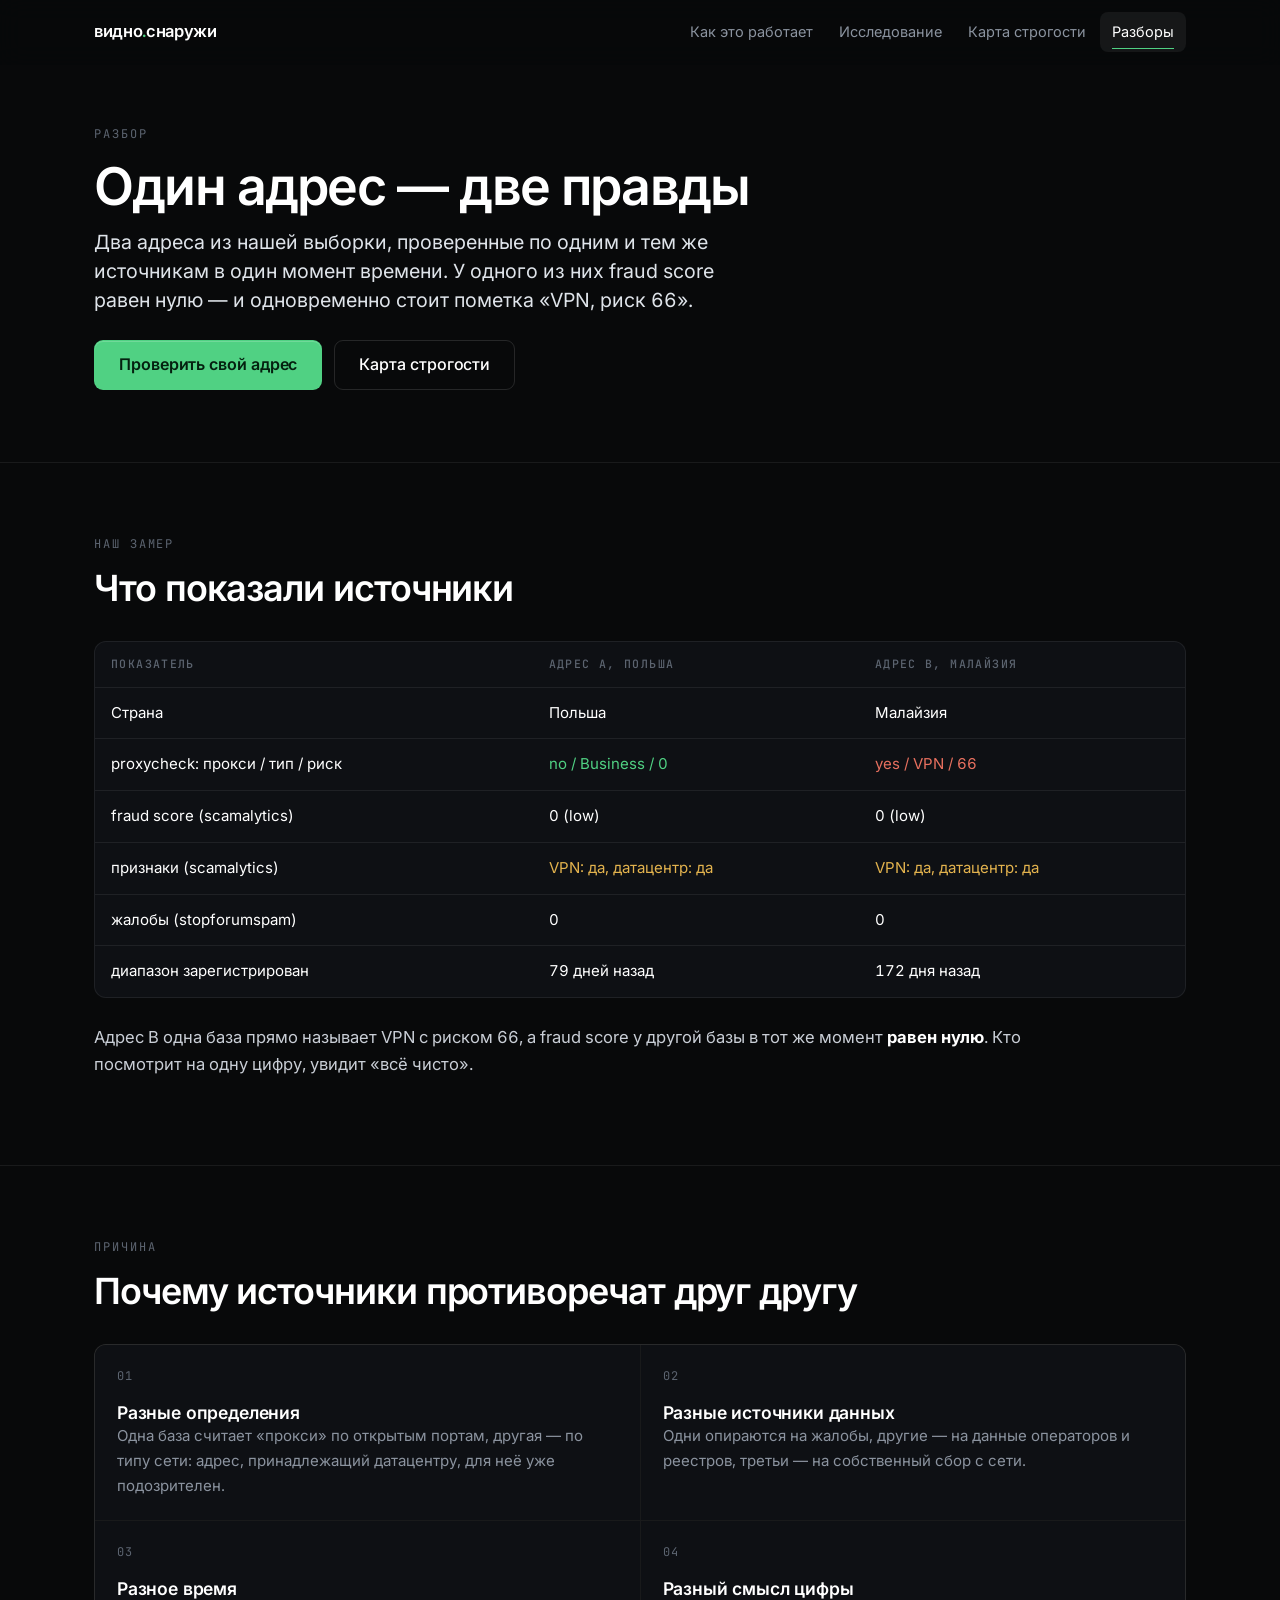
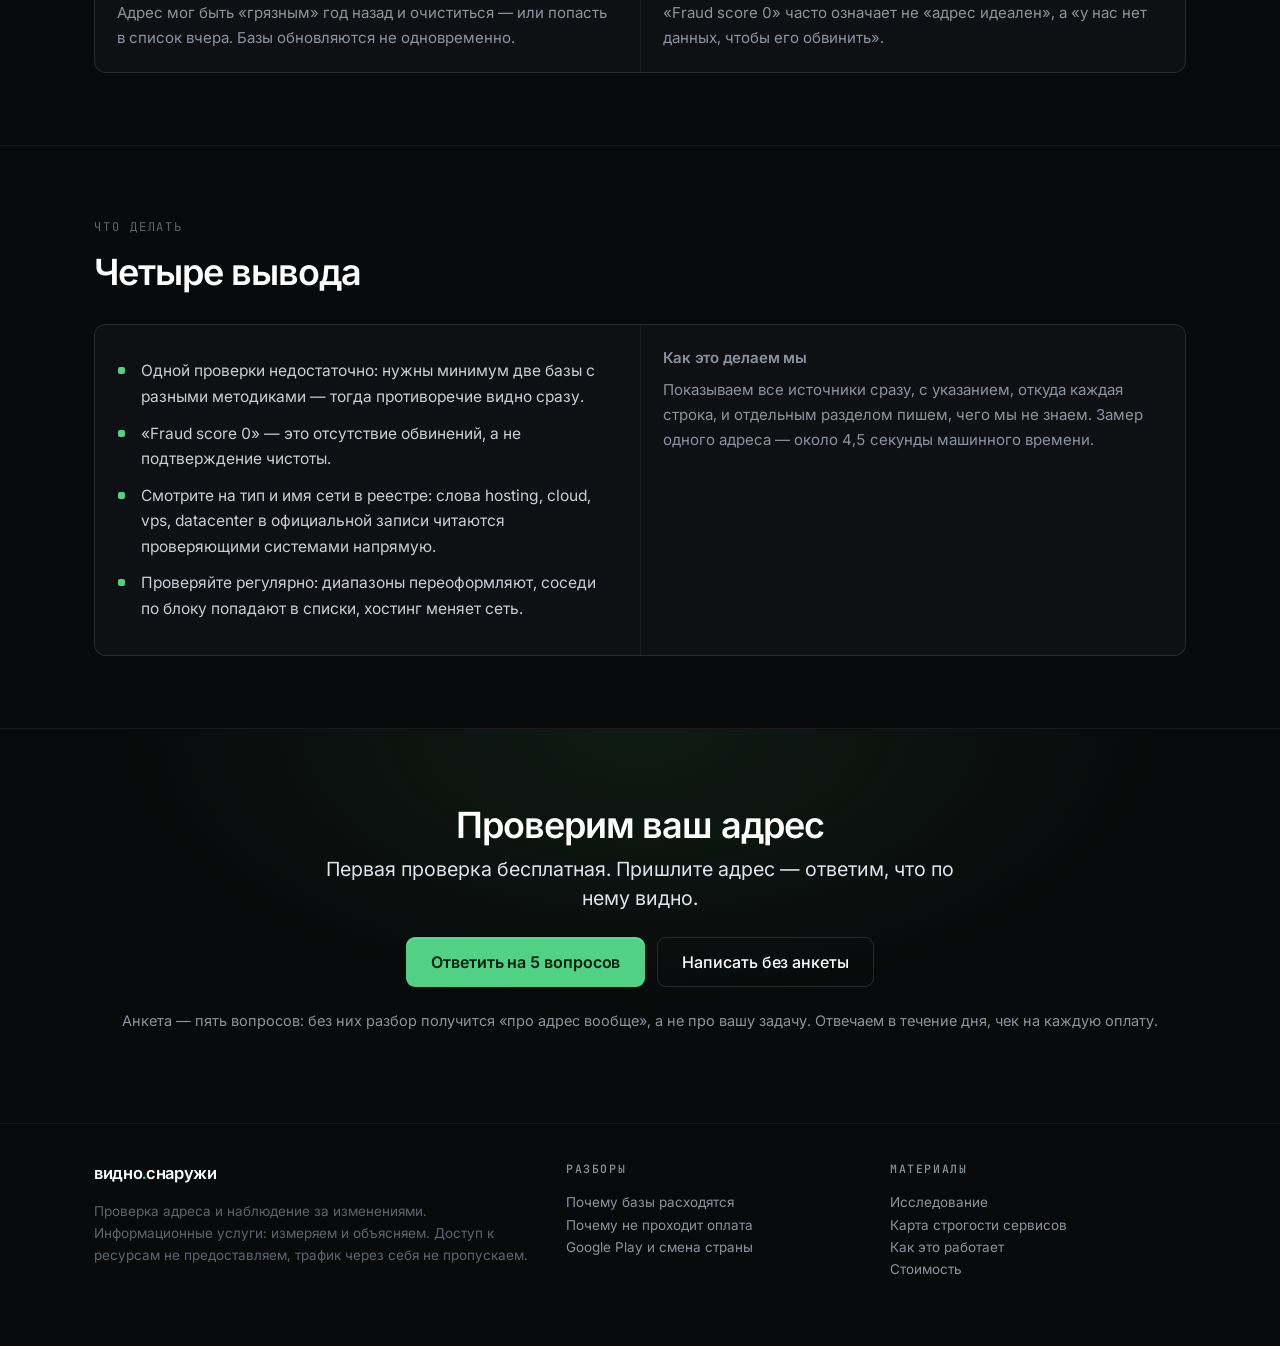
<file: razbor-odin-ip-dve-pravdy.html>
<!DOCTYPE html>
<html lang="ru">
<head>
<meta charset="utf-8">
<meta name="viewport" content="width=device-width, initial-scale=1">
<title>Один адрес — две правды: fraud score 0 против пометки «VPN, риск 66»</title>
<meta name="description" content="Замер двух адресов по одним и тем же источникам: почему бесплатная проверка говорит «чисто», а вторая база в тот же момент видит VPN и датацентр.">
<meta property="og:title" content="Один адрес — две правды: fraud score 0 против пометки «VPN, риск 66»">
<meta property="og:description" content="Замер двух адресов по одним и тем же источникам: почему бесплатная проверка говорит «чисто», а вторая база в тот же момент видит VPN и датацентр.">
<meta property="og:type" content="article">
<meta name="theme-color" content="#08090a">
<link rel="icon" href="data:image/svg+xml,<svg xmlns='http://www.w3.org/2000/svg' viewBox='0 0 100 100'><rect width='100' height='100' rx='20' fill='%2308090a'/><circle cx='50' cy='50' r='24' fill='none' stroke='%2350d183' stroke-width='9'/><circle cx='50' cy='50' r='7' fill='%2350d183'/></svg>">
<link rel="stylesheet" href="shrifty/shrifty.css">
<link rel="stylesheet" href="stil-sayta.css">
</head>
<body>
<header id="hdr"><div class="wrap nav"><a class="mark" href="index.html">видно<i>.</i>снаружи</a><nav class="navlinks"><a href="index.html">Как это работает</a><a href="issledovanie.html">Исследование</a><a href="karta-strogosti.html">Карта строгости</a><a href="razbor-odin-ip-dve-pravdy.html" aria-current="page">Разборы</a></nav><button class="burger" id="burger" aria-label="Меню" aria-expanded="false" aria-controls="mobmenu"><svg viewBox="0 0 18 18" fill="none" stroke="currentColor" stroke-width="1.7" stroke-linecap="round" aria-hidden="true"><path class="l l1" d="M2 5h14"/><path class="l l2" d="M2 9h14"/><path class="l l3" d="M2 13h14"/></svg></button></div><nav class="mobmenu" id="mobmenu"><a href="index.html">Как это работает</a><a href="issledovanie.html">Исследование</a><a href="karta-strogosti.html">Карта строгости</a><a href="razbor-odin-ip-dve-pravdy.html" aria-current="page">Разборы</a><a class="btn" href="https://t.me/totallyaverage">Проверить адрес</a></nav></header>

<section class="hero first">
  <div class="wrap">
    <p class="label rv">разбор</p>
    <h1 class="rv">Один адрес — две правды</h1>
    <p class="lead rv">Два адреса из нашей выборки, проверенные по одним и тем же источникам в один момент времени. У одного из них fraud score равен нулю — и одновременно стоит пометка «VPN, риск 66».</p>
    <div class="btnrow rv"><a class="btn" href="https://t.me/totallyaverage">Проверить свой адрес</a><a class="btn ghost" href="karta-strogosti.html">Карта строгости</a></div>
    
  </div>
</section>
<section>
  <div class="wrap">
    <p class="label rv">наш замер</p>
    <h2 class="rv">Что показали источники</h2>
    <div class="tablewrap rv" style="margin-top:32px">
      <table>
        <thead><tr><th>Показатель</th><th>Адрес A, Польша</th><th>Адрес B, Малайзия</th></tr></thead>
        <tbody>
          <tr><td>Страна</td><td>Польша</td><td>Малайзия</td></tr><tr><td>proxycheck: прокси / тип / риск</td><td><span class="ok">no / Business / 0</span></td><td><span class="no">yes / VPN / 66</span></td></tr><tr><td>fraud score (scamalytics)</td><td>0 (low)</td><td>0 (low)</td></tr><tr><td>признаки (scamalytics)</td><td><span class="warn">VPN: да, датацентр: да</span></td><td><span class="warn">VPN: да, датацентр: да</span></td></tr><tr><td>жалобы (stopforumspam)</td><td>0</td><td>0</td></tr><tr><td>диапазон зарегистрирован</td><td>79 дней назад</td><td>172 дня назад</td></tr>
        </tbody>
      </table>
    </div>
    <p class="rv" style="margin-top:26px;max-width:60em">Адрес B одна база прямо называет VPN
    с риском 66, а fraud score у другой базы в тот же момент <b>равен нулю</b>. Кто посмотрит
    на одну цифру, увидит «всё чисто».</p>
  </div>
</section>

<section>
  <div class="wrap">
    <p class="label rv">причина</p>
    <h2 class="rv">Почему источники противоречат друг другу</h2>
    <div class="g2 rv" style="margin-top:32px">
      <div class="cell"><span class="n">01</span><h3>Разные определения</h3>
        <p>Одна база считает «прокси» по открытым портам, другая — по типу сети: адрес,
        принадлежащий датацентру, для неё уже подозрителен.</p></div>
      <div class="cell"><span class="n">02</span><h3>Разные источники данных</h3>
        <p>Одни опираются на жалобы, другие — на данные операторов и реестров, третьи —
        на собственный сбор с сети.</p></div>
      <div class="cell"><span class="n">03</span><h3>Разное время</h3>
        <p>Адрес мог быть «грязным» год назад и очиститься — или попасть в список вчера.
        Базы обновляются не одновременно.</p></div>
      <div class="cell"><span class="n">04</span><h3>Разный смысл цифры</h3>
        <p>«Fraud score 0» часто означает не «адрес идеален», а «у нас нет данных, чтобы
        его обвинить».</p></div>
    </div>
  </div>
</section>

<section>
  <div class="wrap">
    <p class="label rv">что делать</p>
    <h2 class="rv">Четыре вывода</h2>
    <div class="g2 rv" style="margin-top:32px">
      <div class="cell">
        <ul class="plain">
          <li>Одной проверки недостаточно: нужны минимум две базы с разными методиками —
          тогда противоречие видно сразу.</li>
          <li>«Fraud score 0» — это отсутствие обвинений, а не подтверждение чистоты.</li>
          <li>Смотрите на тип и имя сети в реестре: слова hosting, cloud, vps, datacenter
          в официальной записи читаются проверяющими системами напрямую.</li>
          <li>Проверяйте регулярно: диапазоны переоформляют, соседи по блоку попадают в списки,
          хостинг меняет сеть.</li>
        </ul>
      </div>
      <div class="cell">
        <p class="q">Как это делаем мы</p>
        <p>Показываем все источники сразу, с указанием, откуда каждая строка, и отдельным
        разделом пишем, чего мы не знаем. Замер одного адреса — около 4,5 секунды машинного
        времени.</p>
      </div>
    </div>
  </div>
</section>

<section class="final" id="zayavka">
  <div class="wrap">
    <h2>Проверим ваш адрес</h2>
    <p class="lead">Первая проверка бесплатная. Пришлите адрес — ответим, что по нему видно.</p>
    <div class="btnrow">
      <a class="btn" href="https://t.me/totallyaverage?text=%D0%A5%D0%BE%D1%87%D1%83%20%D0%BF%D1%80%D0%BE%D0%B2%D0%B5%D1%80%D0%B8%D1%82%D1%8C%20%D0%B0%D0%B4%D1%80%D0%B5%D1%81.%20%D0%9E%D1%82%D0%B2%D0%B5%D1%87%D0%B0%D1%8E%20%D0%BD%D0%B0%20%D0%BF%D1%8F%D1%82%D1%8C%20%D0%B2%D0%BE%D0%BF%D1%80%D0%BE%D1%81%D0%BE%D0%B2%3A%0A%0A1.%20%D0%A7%D1%82%D0%BE%20%D0%B7%D0%B0%20%D0%B0%D0%B4%D1%80%D0%B5%D1%81%20%D0%B8%20%D1%87%D0%B5%D0%B9%20%28%D0%B2%D0%B0%D1%88%20%D1%81%D0%B5%D1%80%D0%B2%D0%B5%D1%80%2C%20%D0%B4%D0%BE%D0%BC%D0%B0%D1%88%D0%BD%D0%B8%D0%B9%20%D0%B8%D0%BD%D1%82%D0%B5%D1%80%D0%BD%D0%B5%D1%82%2C%20%D0%B0%D0%B4%D1%80%D0%B5%D1%81%20%D1%81%D0%B5%D1%80%D0%B2%D0%B8%D1%81%D0%B0%29%3A%0A2.%20%D0%9A%D0%B0%D0%BA%D0%B8%D0%B5%20%D1%81%D0%B5%D1%80%D0%B2%D0%B8%D1%81%D1%8B%20%D0%B8%20%D0%B0%D0%BA%D0%BA%D0%B0%D1%83%D0%BD%D1%82%D1%8B%20%D0%B2%D0%B0%D0%B6%D0%BD%D1%8B%3A%0A3.%20%D0%A7%D1%82%D0%BE%20%D0%BD%D0%B5%20%D1%80%D0%B0%D0%B1%D0%BE%D1%82%D0%B0%D0%B5%D1%82%20%28%D0%BE%D0%BF%D0%BB%D0%B0%D1%82%D0%B0%2C%20%D0%BF%D1%80%D0%BE%D0%B2%D0%B5%D1%80%D0%BA%D0%B0%20%D0%BB%D0%B8%D1%87%D0%BD%D0%BE%D1%81%D1%82%D0%B8%2C%20%D0%BE%D0%B3%D1%80%D0%B0%D0%BD%D0%B8%D1%87%D0%B5%D0%BD%D0%B8%D1%8F%2C%20%D0%B1%D0%BB%D0%BE%D0%BA%D0%B8%D1%80%D0%BE%D0%B2%D0%BA%D0%B0%29%3A%0A4.%20%D0%A7%D1%82%D0%BE%20%D0%BC%D0%B5%D0%BD%D1%8F%D0%BB%D0%BE%D1%81%D1%8C%20%D0%B7%D0%B0%20%D0%BC%D0%B5%D1%81%D1%8F%D1%86%20%28%D0%B0%D0%B4%D1%80%D0%B5%D1%81%2C%20%D0%BA%D0%B0%D1%80%D1%82%D0%B0%2C%20%D0%BE%D0%BF%D0%BB%D0%B0%D1%82%D0%B0%2C%20%D1%83%D1%81%D1%82%D1%80%D0%BE%D0%B9%D1%81%D1%82%D0%B2%D0%BE%29%3A%0A5.%20%D0%A7%D1%82%D0%BE%20%D1%85%D0%BE%D1%87%D1%83%20%D0%BF%D0%BE%D0%BB%D1%83%D1%87%D0%B8%D1%82%D1%8C%20%28%D0%BA%D0%B0%D1%80%D1%82%D0%B8%D0%BD%D0%B0%2C%20%D0%BF%D0%BB%D0%B0%D0%BD%2C%20%D0%BD%D0%B0%D0%B1%D0%BB%D1%8E%D0%B4%D0%B5%D0%BD%D0%B8%D0%B5%29%3A">Ответить на 5 вопросов</a>
      <a class="btn ghost" href="https://t.me/totallyaverage">Написать без анкеты</a>
    </div>
    <p class="small dim" style="margin-top:22px">Анкета — пять вопросов: без них разбор
    получится «про адрес вообще», а не про вашу задачу. Отвечаем в течение дня, чек на каждую
    оплату.</p>
  </div>
</section>


<footer>
  <div class="wrap cols">
    <div>
      <span class="mark">видно<i>.</i>снаружи</span>
      <p style="margin-top:12px">Проверка адреса и наблюдение за изменениями.
      Информационные услуги: измеряем и объясняем. Доступ к ресурсам не предоставляем,
      трафик через себя не пропускаем.</p>
    </div>
    <div>
      <h4>Разборы</h4>
      <p><a href="razbor-odin-ip-dve-pravdy.html">Почему базы расходятся</a><br>
      <a href="razbor-pochemu-ne-prohodit-oplata.html">Почему не проходит оплата</a><br>
      <a href="razbor-google-play-strana.html">Google Play и смена страны</a></p>
    </div>
    <div>
      <h4>Материалы</h4>
      <p><a href="issledovanie.html">Исследование</a><br>
      <a href="karta-strogosti.html">Карта строгости сервисов</a><br>
      <a href="index.html#how">Как это работает</a><br>
      <a href="index.html#offer">Стоимость</a></p>
    </div>
  </div>
</footer>


<script>
(function(){
  var io = new IntersectionObserver(function(es){
    es.forEach(function(e){ if(e.isIntersecting){ e.target.classList.add('in'); io.unobserve(e.target); } });
  }, {rootMargin:'0px 0px -5% 0px', threshold:.05});
  document.querySelectorAll('.rv').forEach(function(el,i){
    el.style.transitionDelay = (Math.min(i,5)*35)+'ms'; io.observe(el);
  });
})();
(function(){
  var h = document.getElementById('hdr');
  if(h){
    var f = function(){ h.classList.toggle('on', window.scrollY > 6); };
    f(); window.addEventListener('scroll', f, {passive:true});
  }
  var b = document.getElementById('burger'), m = document.getElementById('mobmenu');
  if(b && m){
    b.addEventListener('click', function(){
      var open = m.classList.toggle('on');
      b.setAttribute('aria-expanded', open ? 'true' : 'false');
    });
    m.querySelectorAll('a').forEach(function(a){
      a.addEventListener('click', function(){
        m.classList.remove('on'); b.setAttribute('aria-expanded','false');
      });
    });
    document.addEventListener('keydown', function(e){
      if(e.key === 'Escape' && m.classList.contains('on')){
        m.classList.remove('on'); b.setAttribute('aria-expanded','false'); b.focus();
      }
    });
  }
})();
</script>

<script type="application/ld+json">{
 "@context": "https://schema.org",
 "@type": "Article",
 "headline": "Один адрес — две правды: почему базы расходятся",
 "inLanguage": "ru",
 "isAccessibleForFree": true
}</script>
</body>
</html>
</file>
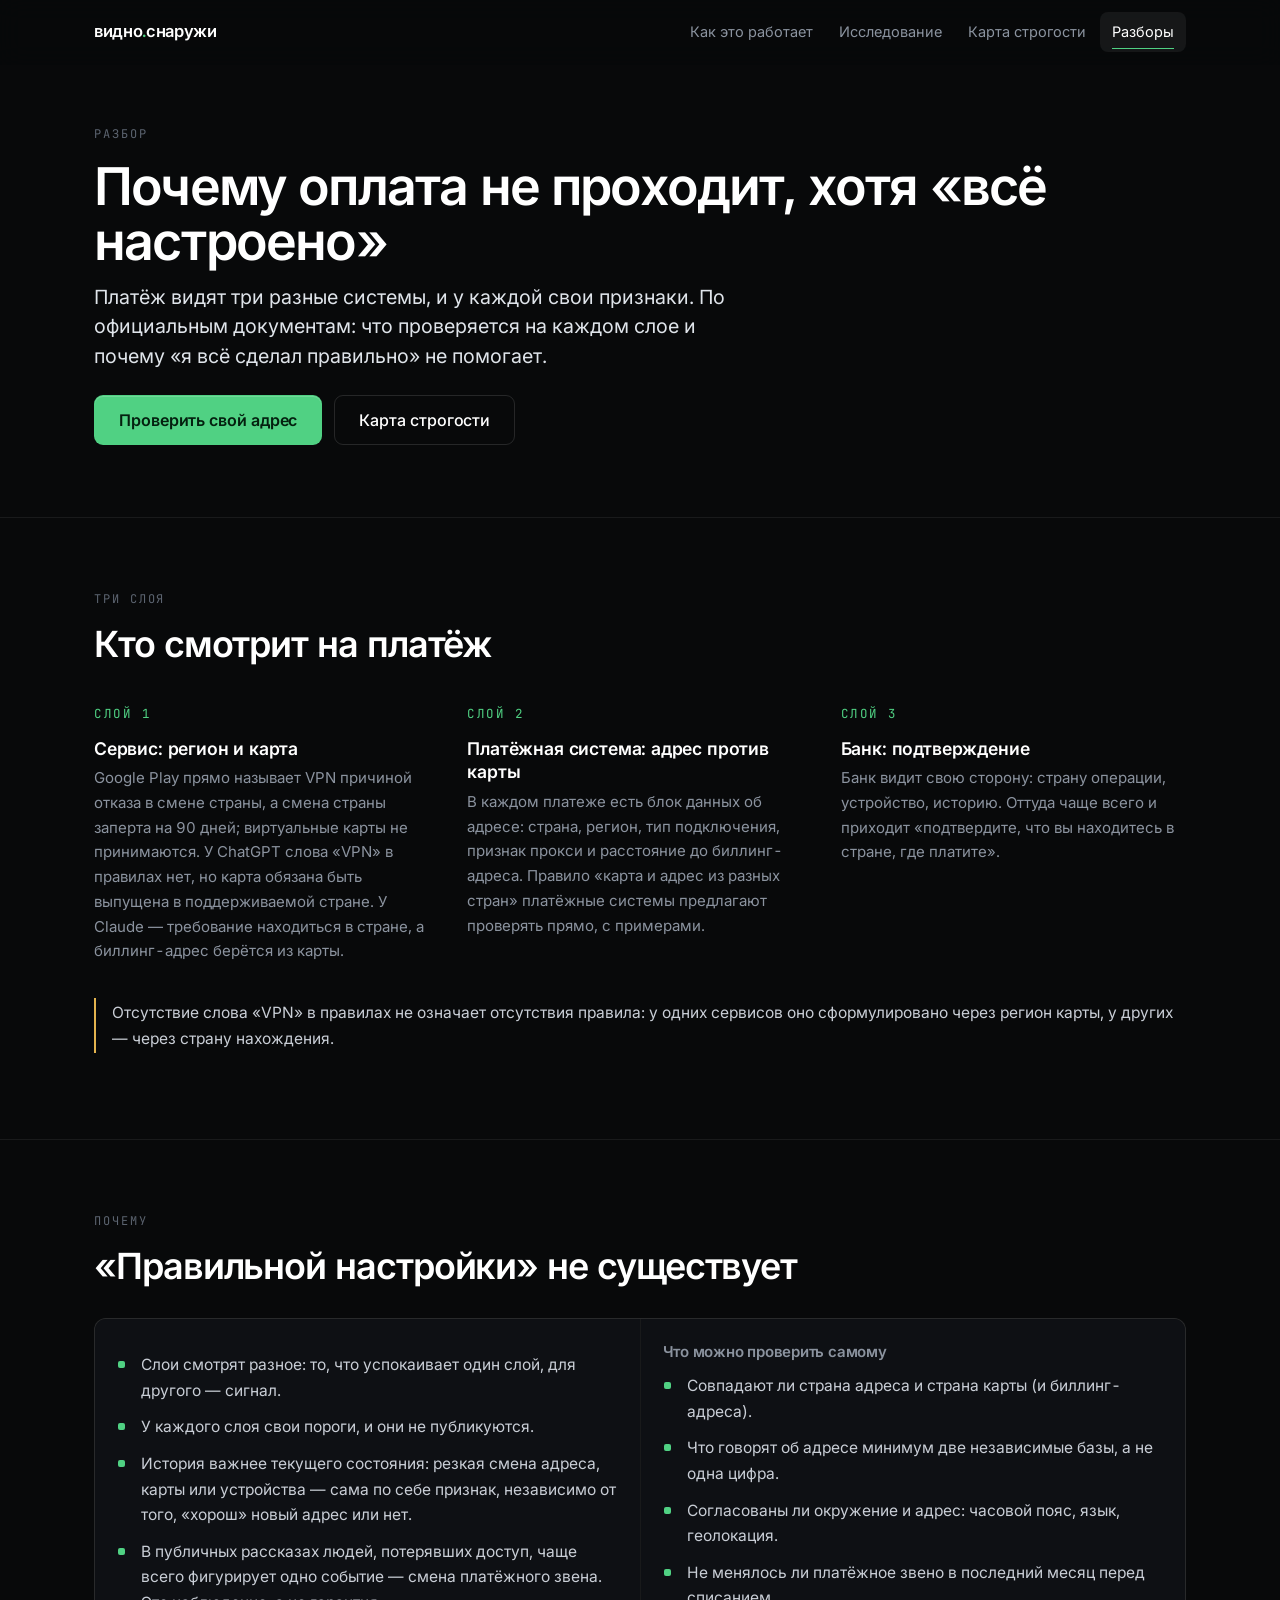
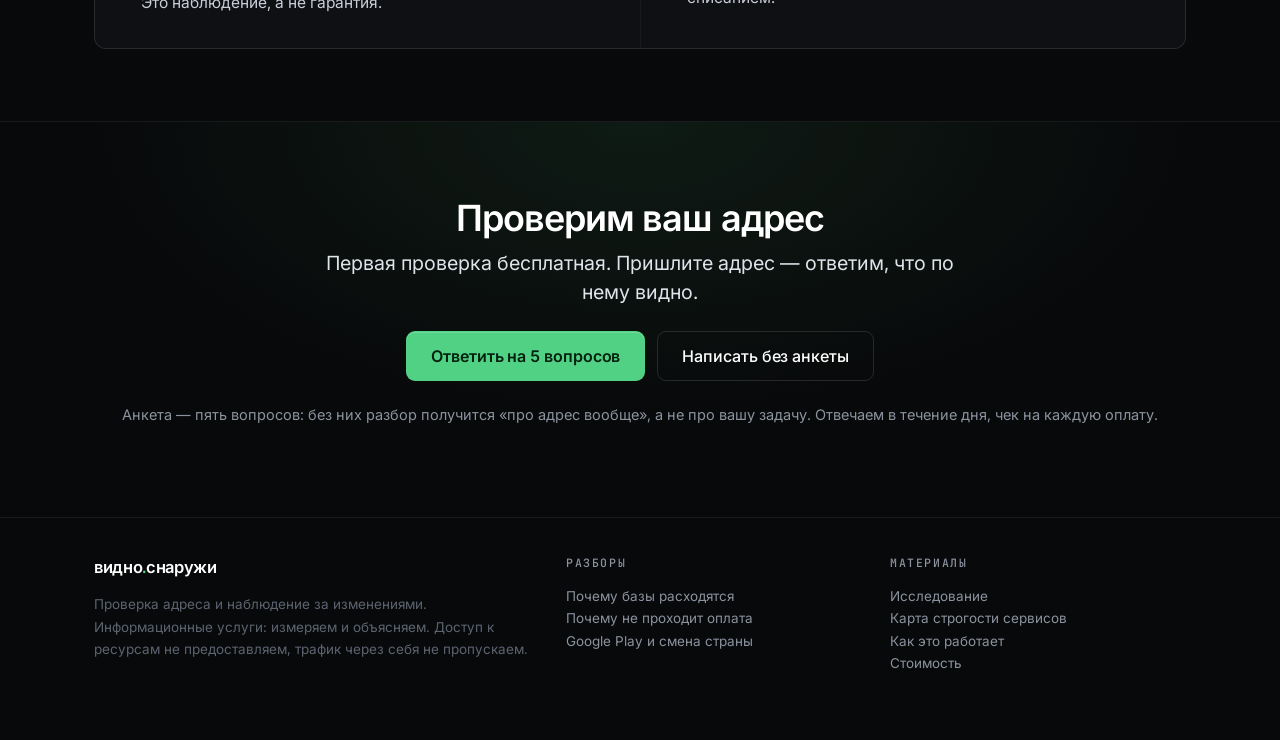
<file: razbor-pochemu-ne-prohodit-oplata.html>
<!DOCTYPE html>
<html lang="ru">
<head>
<meta charset="utf-8">
<meta name="viewport" content="width=device-width, initial-scale=1">
<title>Почему оплата не проходит: три слоя проверки платежа</title>
<meta name="description" content="Сервис, платёжная система и банк смотрят на платёж по-разному. Разбор по официальным документам: что проверяется на каждом слое и почему «правильной настройки» не существует.">
<meta property="og:title" content="Почему оплата не проходит: три слоя проверки платежа">
<meta property="og:description" content="Сервис, платёжная система и банк смотрят на платёж по-разному. Разбор по официальным документам: что проверяется на каждом слое и почему «правильной настройки» не существует.">
<meta property="og:type" content="article">
<meta name="theme-color" content="#08090a">
<link rel="icon" href="data:image/svg+xml,<svg xmlns='http://www.w3.org/2000/svg' viewBox='0 0 100 100'><rect width='100' height='100' rx='20' fill='%2308090a'/><circle cx='50' cy='50' r='24' fill='none' stroke='%2350d183' stroke-width='9'/><circle cx='50' cy='50' r='7' fill='%2350d183'/></svg>">
<link rel="stylesheet" href="shrifty/shrifty.css">
<link rel="stylesheet" href="stil-sayta.css">
</head>
<body>
<header id="hdr"><div class="wrap nav"><a class="mark" href="index.html">видно<i>.</i>снаружи</a><nav class="navlinks"><a href="index.html">Как это работает</a><a href="issledovanie.html">Исследование</a><a href="karta-strogosti.html">Карта строгости</a><a href="razbor-odin-ip-dve-pravdy.html" aria-current="page">Разборы</a></nav><button class="burger" id="burger" aria-label="Меню" aria-expanded="false" aria-controls="mobmenu"><svg viewBox="0 0 18 18" fill="none" stroke="currentColor" stroke-width="1.7" stroke-linecap="round" aria-hidden="true"><path class="l l1" d="M2 5h14"/><path class="l l2" d="M2 9h14"/><path class="l l3" d="M2 13h14"/></svg></button></div><nav class="mobmenu" id="mobmenu"><a href="index.html">Как это работает</a><a href="issledovanie.html">Исследование</a><a href="karta-strogosti.html">Карта строгости</a><a href="razbor-odin-ip-dve-pravdy.html" aria-current="page">Разборы</a><a class="btn" href="https://t.me/totallyaverage">Проверить адрес</a></nav></header>

<section class="hero first">
  <div class="wrap">
    <p class="label rv">разбор</p>
    <h1 class="rv">Почему оплата не проходит, хотя «всё настроено»</h1>
    <p class="lead rv">Платёж видят три разные системы, и у каждой свои признаки. По официальным документам:
    что проверяется на каждом слое и почему «я всё сделал правильно» не помогает.</p>
    <div class="btnrow rv"><a class="btn" href="https://t.me/totallyaverage">Проверить свой адрес</a><a class="btn ghost" href="karta-strogosti.html">Карта строгости</a></div>
    
  </div>
</section>
<section>
  <div class="wrap">
    <p class="label rv">три слоя</p>
    <h2 class="rv">Кто смотрит на платёж</h2>
    <div class="steps rv" style="margin-top:40px">
      <div class="step"><span class="n">СЛОЙ 1</span><h3>Сервис: регион и карта</h3>
        <p>Google Play прямо называет VPN причиной отказа в смене страны, а смена страны заперта
        на 90 дней; виртуальные карты не принимаются. У ChatGPT слова «VPN» в правилах нет,
        но карта обязана быть выпущена в поддерживаемой стране. У Claude — требование находиться
        в стране, а биллинг-адрес берётся из карты.</p></div>
      <div class="step"><span class="n">СЛОЙ 2</span><h3>Платёжная система: адрес против карты</h3>
        <p>В каждом платеже есть блок данных об адресе: страна, регион, тип подключения, признак
        прокси и расстояние до биллинг-адреса. Правило «карта и адрес из разных стран» платёжные
        системы предлагают проверять прямо, с примерами.</p></div>
      <div class="step"><span class="n">СЛОЙ 3</span><h3>Банк: подтверждение</h3>
        <p>Банк видит свою сторону: страну операции, устройство, историю. Оттуда чаще всего
        и приходит «подтвердите, что вы находитесь в стране, где платите».</p></div>
    </div>
    <p class="note rv" style="margin-top:34px">Отсутствие слова «VPN» в правилах не означает
    отсутствия правила: у одних сервисов оно сформулировано через регион карты, у других —
    через страну нахождения.</p>
  </div>
</section>

<section>
  <div class="wrap">
    <p class="label rv">почему</p>
    <h2 class="rv">«Правильной настройки» не существует</h2>
    <div class="g2 rv" style="margin-top:32px">
      <div class="cell">
        <ul class="plain">
          <li>Слои смотрят разное: то, что успокаивает один слой, для другого — сигнал.</li>
          <li>У каждого слоя свои пороги, и они не публикуются.</li>
          <li>История важнее текущего состояния: резкая смена адреса, карты или устройства —
          сама по себе признак, независимо от того, «хорош» новый адрес или нет.</li>
          <li>В публичных рассказах людей, потерявших доступ, чаще всего фигурирует одно
          событие — смена платёжного звена. Это наблюдение, а не гарантия.</li>
        </ul>
      </div>
      <div class="cell">
        <p class="q">Что можно проверить самому</p>
        <ul class="plain">
          <li>Совпадают ли страна адреса и страна карты (и биллинг-адреса).</li>
          <li>Что говорят об адресе минимум две независимые базы, а не одна цифра.</li>
          <li>Согласованы ли окружение и адрес: часовой пояс, язык, геолокация.</li>
          <li>Не менялось ли платёжное звено в последний месяц перед списанием.</li>
        </ul>
      </div>
    </div>
  </div>
</section>

<section class="final" id="zayavka">
  <div class="wrap">
    <h2>Проверим ваш адрес</h2>
    <p class="lead">Первая проверка бесплатная. Пришлите адрес — ответим, что по нему видно.</p>
    <div class="btnrow">
      <a class="btn" href="https://t.me/totallyaverage?text=%D0%A5%D0%BE%D1%87%D1%83%20%D0%BF%D1%80%D0%BE%D0%B2%D0%B5%D1%80%D0%B8%D1%82%D1%8C%20%D0%B0%D0%B4%D1%80%D0%B5%D1%81.%20%D0%9E%D1%82%D0%B2%D0%B5%D1%87%D0%B0%D1%8E%20%D0%BD%D0%B0%20%D0%BF%D1%8F%D1%82%D1%8C%20%D0%B2%D0%BE%D0%BF%D1%80%D0%BE%D1%81%D0%BE%D0%B2%3A%0A%0A1.%20%D0%A7%D1%82%D0%BE%20%D0%B7%D0%B0%20%D0%B0%D0%B4%D1%80%D0%B5%D1%81%20%D0%B8%20%D1%87%D0%B5%D0%B9%20%28%D0%B2%D0%B0%D1%88%20%D1%81%D0%B5%D1%80%D0%B2%D0%B5%D1%80%2C%20%D0%B4%D0%BE%D0%BC%D0%B0%D1%88%D0%BD%D0%B8%D0%B9%20%D0%B8%D0%BD%D1%82%D0%B5%D1%80%D0%BD%D0%B5%D1%82%2C%20%D0%B0%D0%B4%D1%80%D0%B5%D1%81%20%D1%81%D0%B5%D1%80%D0%B2%D0%B8%D1%81%D0%B0%29%3A%0A2.%20%D0%9A%D0%B0%D0%BA%D0%B8%D0%B5%20%D1%81%D0%B5%D1%80%D0%B2%D0%B8%D1%81%D1%8B%20%D0%B8%20%D0%B0%D0%BA%D0%BA%D0%B0%D1%83%D0%BD%D1%82%D1%8B%20%D0%B2%D0%B0%D0%B6%D0%BD%D1%8B%3A%0A3.%20%D0%A7%D1%82%D0%BE%20%D0%BD%D0%B5%20%D1%80%D0%B0%D0%B1%D0%BE%D1%82%D0%B0%D0%B5%D1%82%20%28%D0%BE%D0%BF%D0%BB%D0%B0%D1%82%D0%B0%2C%20%D0%BF%D1%80%D0%BE%D0%B2%D0%B5%D1%80%D0%BA%D0%B0%20%D0%BB%D0%B8%D1%87%D0%BD%D0%BE%D1%81%D1%82%D0%B8%2C%20%D0%BE%D0%B3%D1%80%D0%B0%D0%BD%D0%B8%D1%87%D0%B5%D0%BD%D0%B8%D1%8F%2C%20%D0%B1%D0%BB%D0%BE%D0%BA%D0%B8%D1%80%D0%BE%D0%B2%D0%BA%D0%B0%29%3A%0A4.%20%D0%A7%D1%82%D0%BE%20%D0%BC%D0%B5%D0%BD%D1%8F%D0%BB%D0%BE%D1%81%D1%8C%20%D0%B7%D0%B0%20%D0%BC%D0%B5%D1%81%D1%8F%D1%86%20%28%D0%B0%D0%B4%D1%80%D0%B5%D1%81%2C%20%D0%BA%D0%B0%D1%80%D1%82%D0%B0%2C%20%D0%BE%D0%BF%D0%BB%D0%B0%D1%82%D0%B0%2C%20%D1%83%D1%81%D1%82%D1%80%D0%BE%D0%B9%D1%81%D1%82%D0%B2%D0%BE%29%3A%0A5.%20%D0%A7%D1%82%D0%BE%20%D1%85%D0%BE%D1%87%D1%83%20%D0%BF%D0%BE%D0%BB%D1%83%D1%87%D0%B8%D1%82%D1%8C%20%28%D0%BA%D0%B0%D1%80%D1%82%D0%B8%D0%BD%D0%B0%2C%20%D0%BF%D0%BB%D0%B0%D0%BD%2C%20%D0%BD%D0%B0%D0%B1%D0%BB%D1%8E%D0%B4%D0%B5%D0%BD%D0%B8%D0%B5%29%3A">Ответить на 5 вопросов</a>
      <a class="btn ghost" href="https://t.me/totallyaverage">Написать без анкеты</a>
    </div>
    <p class="small dim" style="margin-top:22px">Анкета — пять вопросов: без них разбор
    получится «про адрес вообще», а не про вашу задачу. Отвечаем в течение дня, чек на каждую
    оплату.</p>
  </div>
</section>


<footer>
  <div class="wrap cols">
    <div>
      <span class="mark">видно<i>.</i>снаружи</span>
      <p style="margin-top:12px">Проверка адреса и наблюдение за изменениями.
      Информационные услуги: измеряем и объясняем. Доступ к ресурсам не предоставляем,
      трафик через себя не пропускаем.</p>
    </div>
    <div>
      <h4>Разборы</h4>
      <p><a href="razbor-odin-ip-dve-pravdy.html">Почему базы расходятся</a><br>
      <a href="razbor-pochemu-ne-prohodit-oplata.html">Почему не проходит оплата</a><br>
      <a href="razbor-google-play-strana.html">Google Play и смена страны</a></p>
    </div>
    <div>
      <h4>Материалы</h4>
      <p><a href="issledovanie.html">Исследование</a><br>
      <a href="karta-strogosti.html">Карта строгости сервисов</a><br>
      <a href="index.html#how">Как это работает</a><br>
      <a href="index.html#offer">Стоимость</a></p>
    </div>
  </div>
</footer>


<script>
(function(){
  var io = new IntersectionObserver(function(es){
    es.forEach(function(e){ if(e.isIntersecting){ e.target.classList.add('in'); io.unobserve(e.target); } });
  }, {rootMargin:'0px 0px -5% 0px', threshold:.05});
  document.querySelectorAll('.rv').forEach(function(el,i){
    el.style.transitionDelay = (Math.min(i,5)*35)+'ms'; io.observe(el);
  });
})();
(function(){
  var h = document.getElementById('hdr');
  if(h){
    var f = function(){ h.classList.toggle('on', window.scrollY > 6); };
    f(); window.addEventListener('scroll', f, {passive:true});
  }
  var b = document.getElementById('burger'), m = document.getElementById('mobmenu');
  if(b && m){
    b.addEventListener('click', function(){
      var open = m.classList.toggle('on');
      b.setAttribute('aria-expanded', open ? 'true' : 'false');
    });
    m.querySelectorAll('a').forEach(function(a){
      a.addEventListener('click', function(){
        m.classList.remove('on'); b.setAttribute('aria-expanded','false');
      });
    });
    document.addEventListener('keydown', function(e){
      if(e.key === 'Escape' && m.classList.contains('on')){
        m.classList.remove('on'); b.setAttribute('aria-expanded','false'); b.focus();
      }
    });
  }
})();
</script>

<script type="application/ld+json">{
 "@context": "https://schema.org",
 "@type": "Article",
 "headline": "Почему оплата не проходит, хотя «всё настроено»",
 "inLanguage": "ru",
 "isAccessibleForFree": true
}</script>
</body>
</html>
</file>
<file: shrifty/shrifty.css>
/* Шрифты лежат рядом с сайтом — внешних запросов нет.
   Inter и JetBrains Mono (лицензия SIL Open Font License 1.1).
   Файлы получены из Google Fonts 12.10.2026, подмножества: кириллица и латиница. */

@font-face{font-family:'Inter';font-style:normal;font-weight:400;
  font-display:swap;src:url('Inter-400-cyrillic-ext.woff2') format('woff2');
  unicode-range:U+0460-052F, U+1C80-1C8A, U+20B4, U+2DE0-2DFF, U+A640-A69F, U+FE2E-FE2F;}
@font-face{font-family:'Inter';font-style:normal;font-weight:400;
  font-display:swap;src:url('Inter-400-cyrillic.woff2') format('woff2');
  unicode-range:U+0301, U+0400-045F, U+0490-0491, U+04B0-04B1, U+2116;}
@font-face{font-family:'Inter';font-style:normal;font-weight:400;
  font-display:swap;src:url('Inter-400-latin.woff2') format('woff2');
  unicode-range:U+0000-00FF, U+0131, U+0152-0153, U+02BB-02BC, U+02C6, U+02DA, U+02DC, U+0304, U+0308, U+0329, U+2000-206F, U+20AC, U+2122, U+2191, U+2193, U+2212, U+2215, U+FEFF, U+FFFD;}
@font-face{font-family:'Inter';font-style:normal;font-weight:500;
  font-display:swap;src:url('Inter-500-cyrillic-ext.woff2') format('woff2');
  unicode-range:U+0460-052F, U+1C80-1C8A, U+20B4, U+2DE0-2DFF, U+A640-A69F, U+FE2E-FE2F;}
@font-face{font-family:'Inter';font-style:normal;font-weight:500;
  font-display:swap;src:url('Inter-500-cyrillic.woff2') format('woff2');
  unicode-range:U+0301, U+0400-045F, U+0490-0491, U+04B0-04B1, U+2116;}
@font-face{font-family:'Inter';font-style:normal;font-weight:500;
  font-display:swap;src:url('Inter-500-latin.woff2') format('woff2');
  unicode-range:U+0000-00FF, U+0131, U+0152-0153, U+02BB-02BC, U+02C6, U+02DA, U+02DC, U+0304, U+0308, U+0329, U+2000-206F, U+20AC, U+2122, U+2191, U+2193, U+2212, U+2215, U+FEFF, U+FFFD;}
@font-face{font-family:'Inter';font-style:normal;font-weight:600;
  font-display:swap;src:url('Inter-600-cyrillic-ext.woff2') format('woff2');
  unicode-range:U+0460-052F, U+1C80-1C8A, U+20B4, U+2DE0-2DFF, U+A640-A69F, U+FE2E-FE2F;}
@font-face{font-family:'Inter';font-style:normal;font-weight:600;
  font-display:swap;src:url('Inter-600-cyrillic.woff2') format('woff2');
  unicode-range:U+0301, U+0400-045F, U+0490-0491, U+04B0-04B1, U+2116;}
@font-face{font-family:'Inter';font-style:normal;font-weight:600;
  font-display:swap;src:url('Inter-600-latin.woff2') format('woff2');
  unicode-range:U+0000-00FF, U+0131, U+0152-0153, U+02BB-02BC, U+02C6, U+02DA, U+02DC, U+0304, U+0308, U+0329, U+2000-206F, U+20AC, U+2122, U+2191, U+2193, U+2212, U+2215, U+FEFF, U+FFFD;}
@font-face{font-family:'Inter';font-style:normal;font-weight:700;
  font-display:swap;src:url('Inter-700-cyrillic-ext.woff2') format('woff2');
  unicode-range:U+0460-052F, U+1C80-1C8A, U+20B4, U+2DE0-2DFF, U+A640-A69F, U+FE2E-FE2F;}
@font-face{font-family:'Inter';font-style:normal;font-weight:700;
  font-display:swap;src:url('Inter-700-cyrillic.woff2') format('woff2');
  unicode-range:U+0301, U+0400-045F, U+0490-0491, U+04B0-04B1, U+2116;}
@font-face{font-family:'Inter';font-style:normal;font-weight:700;
  font-display:swap;src:url('Inter-700-latin.woff2') format('woff2');
  unicode-range:U+0000-00FF, U+0131, U+0152-0153, U+02BB-02BC, U+02C6, U+02DA, U+02DC, U+0304, U+0308, U+0329, U+2000-206F, U+20AC, U+2122, U+2191, U+2193, U+2212, U+2215, U+FEFF, U+FFFD;}
@font-face{font-family:'JetBrains Mono';font-style:normal;font-weight:400;
  font-display:swap;src:url('JetBrainsMono-400-cyrillic-ext.woff2') format('woff2');
  unicode-range:U+0460-052F, U+1C80-1C8A, U+20B4, U+2DE0-2DFF, U+A640-A69F, U+FE2E-FE2F;}
@font-face{font-family:'JetBrains Mono';font-style:normal;font-weight:400;
  font-display:swap;src:url('JetBrainsMono-400-cyrillic.woff2') format('woff2');
  unicode-range:U+0301, U+0400-045F, U+0490-0491, U+04B0-04B1, U+2116;}
@font-face{font-family:'JetBrains Mono';font-style:normal;font-weight:400;
  font-display:swap;src:url('JetBrainsMono-400-latin.woff2') format('woff2');
  unicode-range:U+0000-00FF, U+0131, U+0152-0153, U+02BB-02BC, U+02C6, U+02DA, U+02DC, U+0304, U+0308, U+0329, U+2000-206F, U+20AC, U+2122, U+2191, U+2193, U+2212, U+2215, U+FEFF, U+FFFD;}
@font-face{font-family:'JetBrains Mono';font-style:normal;font-weight:500;
  font-display:swap;src:url('JetBrainsMono-500-cyrillic-ext.woff2') format('woff2');
  unicode-range:U+0460-052F, U+1C80-1C8A, U+20B4, U+2DE0-2DFF, U+A640-A69F, U+FE2E-FE2F;}
@font-face{font-family:'JetBrains Mono';font-style:normal;font-weight:500;
  font-display:swap;src:url('JetBrainsMono-500-cyrillic.woff2') format('woff2');
  unicode-range:U+0301, U+0400-045F, U+0490-0491, U+04B0-04B1, U+2116;}
@font-face{font-family:'JetBrains Mono';font-style:normal;font-weight:500;
  font-display:swap;src:url('JetBrainsMono-500-latin.woff2') format('woff2');
  unicode-range:U+0000-00FF, U+0131, U+0152-0153, U+02BB-02BC, U+02C6, U+02DA, U+02DC, U+0304, U+0308, U+0329, U+2000-206F, U+20AC, U+2122, U+2191, U+2193, U+2212, U+2215, U+FEFF, U+FFFD;}
</file>
<file: stil-sayta.css>
/* ==========================================================================
   Общий стиль сайта «видно.снаружи» — подключается на всех страницах.
   Собран из оформления главной страницы 12.10.2026, чтобы внутренние страницы
   не расходились с ней. Правится в одном месте: меняем здесь — меняется везде.
   Порядок: переменные → основа → шапка → текст → блоки → таблицы → формы → подвал.
   ========================================================================== */

:root{
  --bg:#08090a; --panel:#0e1014; --panel2:#0b0d10; --card:#101318;
  --line:rgba(255,255,255,.07); --line2:rgba(255,255,255,.12);
  --fg:#ffffff; --fg2:#c9ced6; --dim:#8b939f; --dim2:#5c6470;
  --acc:#50d183; --acc2:#63dc92; --acc-soft:rgba(80,209,131,.12);
  --warn:#e3b34e; --bad:#e8705f; --blue:#8fc6ff;
  --sans:"Inter",-apple-system,BlinkMacSystemFont,"Segoe UI",Roboto,"Helvetica Neue",Arial,sans-serif;
  --serif:Georgia,"Iowan Old Style","Times New Roman",serif;
  --mono:"JetBrains Mono",ui-monospace,SFMono-Regular,"SF Mono",Menlo,monospace;
  --w:1140px;
}

*{box-sizing:border-box}
html{scroll-behavior:smooth}
body{margin:0;background:var(--bg);color:var(--fg);font-family:var(--sans);
  font-size:16.5px;line-height:1.65;-webkit-font-smoothing:antialiased;overflow-x:hidden;
  font-variant-numeric:lining-nums tabular-nums}
.wrap{max-width:var(--w);margin:0 auto;padding:0 24px}
@media(max-width:600px){.wrap{padding:0 18px}.nav{gap:10px}}
.wrap.narrow{max-width:900px}
a{color:var(--acc)}
a:hover{color:var(--acc2)}
:focus-visible{outline:2px solid var(--acc);outline-offset:3px;border-radius:4px}
img{max-width:100%}

/* ---------- шапка ---------- */
header{position:sticky;top:0;z-index:50;background:rgba(8,9,10,.72);
  backdrop-filter:blur(12px) saturate(140%);border-bottom:1px solid transparent;
  transition:border-color .18s ease,background .18s ease}
header.on{border-bottom-color:var(--line);background:rgba(8,9,10,.92)}
.nav{display:flex;align-items:center;gap:16px;min-height:64px}
.mark{font-size:16.5px;font-weight:600;letter-spacing:-.02em;white-space:nowrap;
  color:var(--fg);text-decoration:none;flex:none}
.mark i{font-style:normal;color:var(--acc)}

/* ссылки меню: подсветка-плашка, как на крупных сайтах */
.navlinks{display:none;align-items:center;gap:2px;margin-left:auto}
.navlinks a{position:relative;color:var(--dim);text-decoration:none;font-size:14.5px;
  padding:8px 12px;border-radius:8px;white-space:nowrap;
  transition:color .15s ease,background .15s ease}
.navlinks a:hover{color:var(--fg);background:rgba(255,255,255,.05)}
.navlinks a[aria-current="page"]{color:var(--fg);background:rgba(255,255,255,.06)}
.navlinks a::after{content:"";position:absolute;left:12px;right:12px;bottom:3px;height:1px;
  background:var(--acc);transform:scaleX(0);transform-origin:left;transition:transform .18s ease}
.navlinks a:hover::after,.navlinks a[aria-current="page"]::after{transform:scaleX(1)}
@media(min-width:1000px){.navlinks{display:flex}}
.nav .btn{margin-left:auto}
@media(min-width:1000px){.nav .btn{margin-left:0}}

/* на телефоне: меню в одну кнопку */
.burger{display:inline-flex;align-items:center;justify-content:center;width:44px;height:44px;
  border-radius:9px;border:1px solid var(--line2);background:transparent;cursor:pointer;
  font:inherit;color:var(--fg);transition:background .15s ease,border-color .15s ease}
.burger:hover{background:rgba(255,255,255,.05);border-color:rgba(255,255,255,.22)}
.burger svg{width:18px;height:18px;display:block}
.burger .l{transform-origin:center;transition:transform .22s cubic-bezier(.4,0,.2,1),opacity .16s ease}
.burger[aria-expanded="true"]{background:rgba(255,255,255,.06);border-color:rgba(255,255,255,.24)}
.burger[aria-expanded="true"] .l1{transform:translateY(4px) rotate(45deg)}
.burger[aria-expanded="true"] .l2{opacity:0}
.burger[aria-expanded="true"] .l3{transform:translateY(-4px) rotate(-45deg)}
@media(min-width:1000px){.burger{display:none}}
.burger{margin-left:auto}
@media(min-width:1000px){.burger{margin-left:0}}
.mobmenu{display:none;border-top:1px solid var(--line);background:rgba(8,9,10,.96);
  backdrop-filter:blur(14px) saturate(140%);padding:10px 0 18px}
.mobmenu.on{display:block}
@media(min-width:1000px){.mobmenu{display:none!important}}
.mobmenu a{display:block;padding:13px 24px;color:var(--fg2);text-decoration:none;font-size:16px}
.mobmenu a:hover,.mobmenu a[aria-current="page"]{color:var(--fg);background:rgba(255,255,255,.04)}
.mobmenu .btn{margin:14px 24px 0;width:calc(100% - 48px)}

/* ---------- заголовки и текст ---------- */
h1,h2,h3{margin:0;font-weight:600;letter-spacing:-.02em}
h1{font-size:clamp(30px,5.4vw,52px);line-height:1.06;letter-spacing:-.035em;margin-bottom:14px}
h2{font-size:clamp(23px,3.8vw,36px);line-height:1.12;letter-spacing:-.03em;margin-bottom:10px}
h3{font-size:17.5px;line-height:1.35;font-weight:600;letter-spacing:-.01em}
p{margin:0 0 14px;color:var(--fg2)}
strong,b{color:var(--fg)}
.lead{font-size:clamp(17px,2.2vw,19.5px);line-height:1.5;color:#dfe4ea;max-width:34em}
.dim{color:var(--dim)}.small{font-size:14.5px}
.mono{font-family:var(--mono);font-size:13px;letter-spacing:.02em}
.label{font-family:var(--mono);font-size:12px;letter-spacing:.16em;text-transform:uppercase;
  color:var(--dim2);margin:0 0 14px}
blockquote{margin:16px 0;padding:14px 18px;background:var(--panel2);border-left:2px solid #3a4453;
  border-radius:0 10px 10px 0;color:#dfe4ea;font-size:15.5px}
blockquote cite{display:block;margin-top:8px;color:var(--dim);font-size:13px;font-style:normal}
ul.plain{list-style:none;padding:0;margin:0}
ul.plain li{position:relative;padding-left:24px;margin:11px 0;font-size:15.5px;color:var(--fg2)}
ul.plain li::before{content:"";position:absolute;left:1px;top:9px;width:7px;height:7px;
  border-radius:2px;background:var(--acc)}
ul.plain.x li::before{background:#c9564a;border-radius:50%}
ul,ol{padding-left:22px}
li{margin:8px 0;color:var(--fg2)}

/* ---------- секции ---------- */
section{padding:72px 0;border-top:1px solid var(--line);scroll-margin-top:72px}
section.hero{border-top:0;padding:60px 0 72px}
section.first{border-top:0}
@media(max-width:700px){section{padding:52px 0}section.hero{padding:44px 0 52px}}

/* герой: две колонки (текст + панель «что видит сервис») */
.hero .cols{display:grid;gap:36px}
@media(min-width:940px){.hero .cols{grid-template-columns:1.05fr .95fr;align-items:center}}
.metrics{display:flex;flex-wrap:wrap;gap:10px 28px;margin-top:34px;padding-top:22px;
  border-top:1px solid var(--line);font-size:14.5px;color:var(--dim)}
.metrics b{color:var(--fg);font-weight:600}
.final{text-align:center;padding:76px 0;border-top:1px solid var(--line);
  background:radial-gradient(70% 120% at 50% 0%,rgba(80,209,131,.09),transparent 62%)}
.final .lead{margin:0 auto 6px}
.final .btnrow{justify-content:center}

/* ---------- кнопки ---------- */
.btn{display:inline-flex;align-items:center;justify-content:center;gap:9px;min-height:50px;
  padding:0 24px;border-radius:9px;border:1px solid transparent;font:inherit;font-size:16px;
  font-weight:600;letter-spacing:-.005em;cursor:pointer;white-space:nowrap;background:var(--acc);
  color:#04200f;text-decoration:none;
  transition:transform .16s cubic-bezier(.4,0,.2,1),background .16s,border-color .16s,box-shadow .16s;
  box-shadow:inset 0 1px 0 rgba(255,255,255,.18)}
.btn:hover{background:var(--acc2);color:#04200f;transform:translateY(-1px);text-decoration:none}
.btn:active{transform:none}
.btn.ghost{background:transparent;color:var(--fg);border-color:var(--line2);box-shadow:none;font-weight:500}
.btn.ghost:hover{border-color:rgba(255,255,255,.22);background:rgba(255,255,255,.03);color:var(--fg)}
.btn.s{min-height:42px;padding:0 18px;font-size:15px;border-radius:8px;
  box-shadow:inset 0 1px 0 rgba(255,255,255,.18),0 6px 16px -10px rgba(80,209,131,.65)}
.btn.w{width:100%}
.btnrow{display:flex;flex-wrap:wrap;gap:12px;align-items:center;margin-top:24px}
@media(max-width:560px){.btn{width:100%}}

/* ---------- плашки ---------- */
.pill{display:inline-flex;align-items:center;gap:9px;padding:6px 14px 6px 10px;border-radius:999px;
  border:1px solid var(--line2);background:rgba(255,255,255,.02);font-size:14px;color:var(--fg2);
  margin-bottom:26px}
.pill .dot{width:7px;height:7px;border-radius:50%;background:var(--acc);flex:none}
.pill b{font-weight:600;color:var(--fg)}
.tag{display:inline-block;font-family:var(--mono);font-size:11.5px;letter-spacing:.14em;
  text-transform:uppercase;border-radius:999px;padding:4px 11px;border:1px solid var(--line2);
  color:var(--dim);background:rgba(255,255,255,.02)}
.tag.i{color:#ff9d92;border-color:#5a2a26;background:#1b100f}
.tag.ii{color:#e3b34e;border-color:#54451f;background:#17140d}
.tag.iii{color:var(--blue);border-color:#26415a;background:#0d1419}
.tag.iv{color:var(--acc);border-color:#24513a;background:#0c1710}
.tag.zero{color:var(--dim2)}

/* ---------- блоки ---------- */
.panel{background:linear-gradient(180deg,rgba(255,255,255,.028),rgba(255,255,255,.008));
  border:1px solid var(--line);border-radius:12px;padding:14px}
.panel .top{display:flex;align-items:center;gap:7px;padding:2px 6px 12px;
  border-bottom:1px solid var(--line);margin-bottom:6px}
.panel .top i{width:9px;height:9px;border-radius:50%;background:rgba(255,255,255,.12);font-style:normal}
.panel .top span{margin-left:8px;font-family:var(--mono);font-size:12px;color:var(--dim2);letter-spacing:.08em}
.r{display:flex;align-items:center;gap:12px;padding:11px 6px;border-bottom:1px solid var(--line)}
.r:last-child{border-bottom:0}
.r .k{flex:1;font-size:14.5px;color:var(--fg2)}
.r .v{font-family:var(--mono);font-size:13px;color:var(--fg);text-align:right}
.r .v.ok{color:var(--acc)}.r .v.no{color:var(--bad)}.r .v.w{color:var(--warn)}
.r .st{width:6px;height:6px;border-radius:50%;background:var(--dim2);flex:none}
.r .st.ok{background:var(--acc)}.r .st.no{background:var(--bad)}.r .st.w{background:var(--warn)}

.g3,.g2{display:grid;gap:1px;background:var(--line);border:1px solid var(--line);
  border-radius:12px;overflow:hidden}
@media(min-width:800px){.g3{grid-template-columns:repeat(3,1fr)}}
@media(min-width:760px){.g2{grid-template-columns:1fr 1fr}}
.cell{background:var(--panel);padding:22px 22px}
.cell p{margin:0;font-size:15px;color:var(--dim)}
.cell p+p{margin-top:10px}
.cell .n{font-family:var(--mono);font-size:12px;color:var(--dim2);display:block;
  margin-bottom:14px;letter-spacing:.1em}
.q{font-size:19px;color:var(--fg);line-height:1.4;margin-bottom:10px;letter-spacing:-.015em;
  font-weight:600}
.q em{font-style:normal;color:var(--acc)}

.card{background:var(--panel);border:1px solid var(--line);border-radius:12px;padding:22px 24px;
  margin:14px 0}
.card h3{margin-bottom:8px}
.card p:last-child{margin-bottom:0}

.steps{display:grid;gap:28px;margin-top:32px}
@media(min-width:760px){.steps{grid-template-columns:repeat(3,1fr);gap:28px}}
.step .n{font-family:var(--mono);font-size:12.5px;color:var(--acc);letter-spacing:.12em;
  display:block;margin-bottom:12px}
.step p{margin:6px 0 0;font-size:15px;color:var(--dim)}

.note{border-left:2px solid var(--warn);padding:2px 0 2px 16px;color:var(--fg2);font-size:15.5px}

/* ---------- перечисление сервисов (главная) ---------- */
.servisy{display:grid;gap:26px;margin-top:26px}
@media(min-width:820px){.servisy{grid-template-columns:repeat(3,1fr);gap:30px}}
.servisy-h{font-size:12.5px;font-family:var(--mono);letter-spacing:.08em;text-transform:uppercase;
  color:var(--dim2);margin:0 0 6px;padding-bottom:10px;border-bottom:1px solid var(--line)}
.servisy-list{list-style:none;padding:0;margin:0}
.servisy-list li{padding:11px 0;border-bottom:1px solid rgba(255,255,255,.05);margin:0;
  font-size:15px;line-height:1.45;color:var(--dim)}
.servisy-list li:last-child{border-bottom:0}
.servisy-list b{display:block;color:var(--fg);font-weight:600;font-size:15.5px;letter-spacing:-.01em;
  margin-bottom:2px}
.servisy-cap{font-size:14.5px;color:var(--dim);margin:18px 0 0;max-width:44em}
.servisy-cap b{color:var(--fg);font-weight:600}
.srv-name{display:inline-flex;align-items:center;gap:10px;white-space:nowrap}

/* ---------- цены ---------- */
.offers{display:grid;gap:12px;margin-top:32px}
@media(min-width:840px){.offers{grid-template-columns:repeat(3,1fr)}}
.offer{background:var(--panel);border:1px solid var(--line);border-radius:12px;padding:22px 22px;
  display:flex;flex-direction:column}
.offer.main{border-color:rgba(80,209,131,.35);
  background:linear-gradient(180deg,rgba(80,209,131,.07),rgba(80,209,131,.015))}
.offer .sum{font-size:30px;font-weight:600;letter-spacing:-.04em;margin:8px 0 6px}
.offer .sum small{font-size:15px;color:var(--dim);font-weight:400;letter-spacing:0}
.offer p{margin:0 0 18px;font-size:14.5px;color:var(--dim)}
.offer .btn{margin-top:auto}
.offer .tag{margin-bottom:10px;color:var(--acc)}
.offer .tag.gray{color:var(--dim)}

/* ---------- вопросы ---------- */
details{border-bottom:1px solid var(--line)}
details:first-of-type{border-top:1px solid var(--line)}
summary{cursor:pointer;list-style:none;padding:20px 32px 20px 0;position:relative;font-size:16.5px;
  font-weight:500;color:var(--fg);letter-spacing:-.01em}
summary::-webkit-details-marker{display:none}
summary::after{content:"";position:absolute;right:4px;top:26px;width:7px;height:7px;
  border-right:1.5px solid var(--dim);border-bottom:1.5px solid var(--dim);transform:rotate(45deg);
  transition:transform .16s cubic-bezier(.4,0,.2,1)}
details[open] summary::after{transform:rotate(-135deg)}
details .a{padding:0 0 22px;color:var(--fg2);font-size:15.5px;max-width:64em}
details .a p:last-child{margin-bottom:0}

/* ---------- таблицы ---------- */
.tablewrap{overflow-x:auto;-webkit-overflow-scrolling:touch;border:1px solid var(--line);
  border-radius:12px;background:var(--panel)}
table{width:100%;border-collapse:collapse;font-size:15px}
@media(max-width:600px){.tablewrap table{min-width:600px}}
th,td{text-align:left;padding:13px 16px;border-bottom:1px solid var(--line);vertical-align:top}
thead th{font-family:var(--mono);font-size:11.5px;letter-spacing:.12em;text-transform:uppercase;
  color:var(--dim2);font-weight:500;white-space:nowrap}
tbody tr:last-child td{border-bottom:0}
tbody tr:hover{background:rgba(255,255,255,.018)}
td .tag{margin:0}
.ok{color:var(--acc)}.no{color:var(--bad)}.warn{color:var(--warn)}
td.num,.mono-num{font-family:var(--mono);font-size:13px}

/* ---------- живые примеры и приборы ---------- */
.demo{background:var(--panel);border:1px solid var(--line);border-radius:12px;padding:16px}
.demobar{display:flex;gap:10px;flex-wrap:wrap;align-items:center}
select,input[type=text]{background:var(--panel2);border:1px solid var(--line2);color:var(--fg);
  border-radius:9px;padding:12px 14px;font:inherit;font-size:15px;min-height:50px}
select:hover,input[type=text]:hover{border-color:rgba(255,255,255,.22)}
.demoout{margin-top:14px}
.line{display:flex;justify-content:space-between;gap:12px;padding:9px 2px;
  border-bottom:1px solid var(--line);font-size:15px;opacity:0;transform:translateY(4px);
  transition:opacity .28s,transform .28s}
.line.show{opacity:1;transform:none}
.line span:first-child{color:var(--dim)}
.line span:last-child{text-align:right;font-family:var(--mono);font-size:13.5px}
.spin{display:inline-block;width:13px;height:13px;border:2px solid #2b323d;border-top-color:var(--acc);
  border-radius:50%;animation:sp .7s linear infinite;vertical-align:-2px;margin-right:7px}
@keyframes sp{to{transform:rotate(360deg)}}
.tabs{display:flex;flex-wrap:wrap;gap:8px;margin:22px 0}
.tab{background:var(--panel);border:1px solid var(--line2);color:var(--dim);border-radius:999px;
  padding:9px 16px;font:inherit;font-size:14.5px;cursor:pointer}
.tab:hover{color:var(--fg)}
.tab[aria-selected="true"]{background:rgba(255,255,255,.05);color:var(--fg);
  border-color:rgba(255,255,255,.24)}
.panelbody{display:none}
.panelbody.on{display:block}

/* ---------- подвал ---------- */
footer{border-top:1px solid var(--line);padding:36px 0 56px;font-size:14px;color:var(--dim2)}
footer .cols{display:grid;gap:28px}
@media(min-width:760px){footer .cols{grid-template-columns:1.5fr 1fr 1fr}}
footer h4{font-family:var(--mono);font-size:11.5px;letter-spacing:.14em;text-transform:uppercase;
  color:var(--dim);margin:0 0 12px;font-weight:500}
footer a{color:var(--dim);text-decoration:none}
footer a:hover{color:var(--acc)}
footer p{margin:0 0 10px;font-size:13.5px;color:var(--dim2)}
footer .mark{color:var(--fg)}

/* ---------- появление блоков ---------- */
.rv{opacity:0;transform:translateY(12px);
  transition:opacity .5s cubic-bezier(.4,0,.2,1),transform .5s cubic-bezier(.4,0,.2,1)}
.rv.in{opacity:1;transform:none}
@media (prefers-reduced-motion:reduce){
  .rv{opacity:1;transform:none;transition:none}
  html{scroll-behavior:auto}
  .line{opacity:1;transform:none;transition:none}
}
</file>
